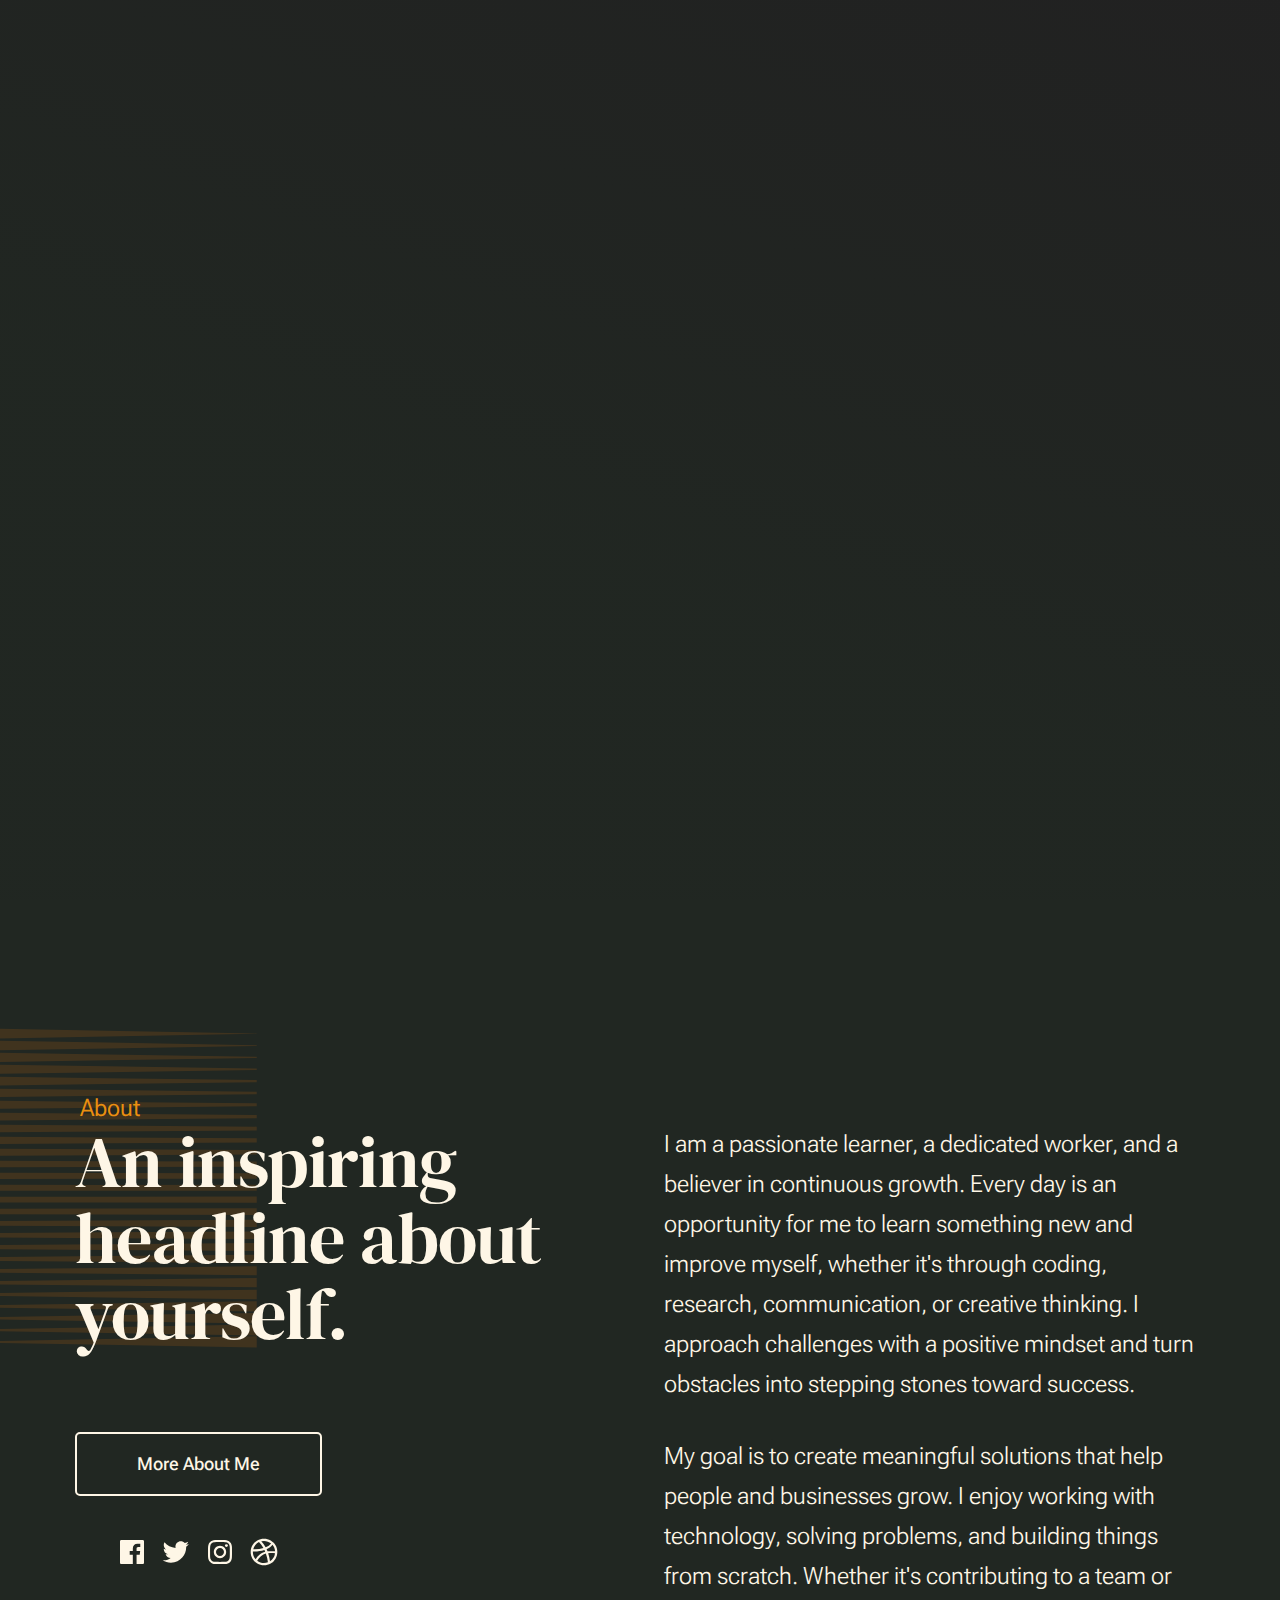
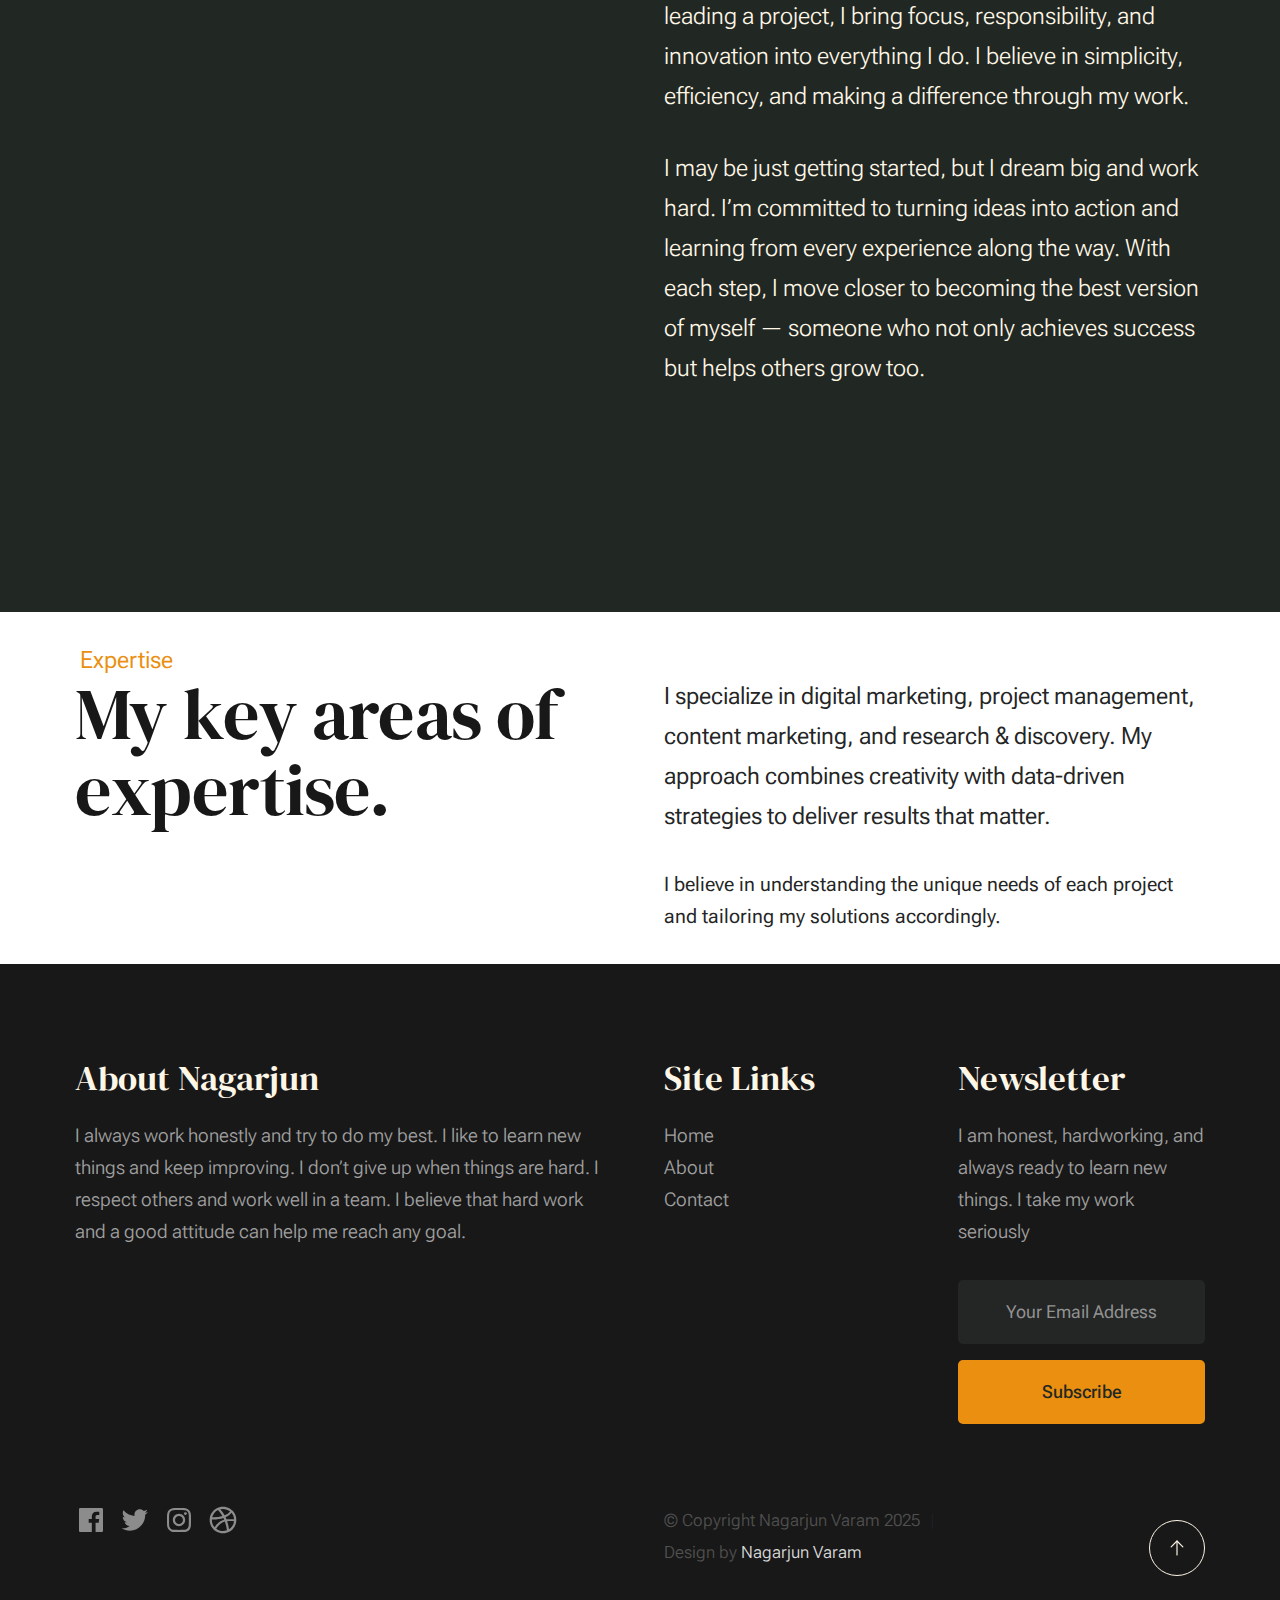
<file: index.html>
<!DOCTYPE html>
<html lang="en" class="no-js" >
<head>

    <!--- basic page needs
    ================================================== -->
    <meta charset="utf-8">
    <meta name="viewport" content="width=device-width, initial-scale=1">
    <title>Nagarjun Varam</title>

    <script>
        document.documentElement.classList.remove('no-js');
        document.documentElement.classList.add('js');
    </script>

    <!-- CSS
    ================================================== -->
    <link rel="stylesheet" href="css/vendor.css">
    <link rel="stylesheet" href="css/styles.css">

    <!-- favicons
    ================================================== -->
    <link rel="apple-touch-icon" sizes="180x180" href="apple-touch-icon.png">
    <link rel="icon" type="image/png" sizes="32x32" href="favicon-32x32.png">
    <link rel="icon" type="image/png" sizes="16x16" href="favicon-16x16.png">
    <link rel="manifest" href="site.webmanifest">

</head>


<body id="top">

    
    <!-- preloader
    ================================================== -->
    <div id="preloader">
        <div id="loader" class="dots-fade">
            <div></div>
            <div></div>
            <div></div>
        </div>
    </div>


    <!-- page wrap
    ================================================== -->
    <div id="page" class="s-pagewrap ss-home">


        <!-- # site header 
        ================================================== -->
        <header class="s-header">

            <div class="row s-header__inner width-sixteen-col">

                <div class="s-header__block">
                    <div class="s-header__logo">
                        <a class="logo" href="index.html">
                            <img src="images/logo.svg" alt="Nagarjun Varam">
                        </a>
                    </div>

                    <a class="s-header__menu-toggle" href="#0"><span>Menu</span></a>
                </div> <!-- end s-header__block -->

                <nav class="s-header__nav">
    
                    <ul class="s-header__menu-links">
                        <li><a href="about.html">About</a></li>
                        <li><a href="contact.html">Contact</a></li>
                    </ul> <!-- s-header__menu-links -->

                    <div class="s-header__contact">
                        <a href="contact.html" class="btn btn--primary s-header__contact-btn">Let's Work Together</a>                        
                    </div> <!-- s-header__contact -->
    
                </nav> <!-- end s-header__nav -->

            </div> <!-- end s-header__inner -->

        </header> <!-- end s-header -->


        <!-- # site main content
        ================================================== -->
        <section id="content" class="s-content">

            <!-- intro
            ----------------------------------------------- -->
            <section id="intro" class="s-intro">

                <div class="row s-intro__content width-sixteen-col">

                    <div class="column lg-12 s-intro__content-inner grid-block">
                        
                        <div class="s-intro__content-text">
                            <div class="s-intro__content-pretitle text-pretitle">Hello, I'm Nagarjun</div>
                             <h1 class="s-intro__content-title">
                              I create marketing <br>
                              strategies for your <br>
                              business that get <br> 
                              results.
                              </h1>
                            </div> <!-- s-intro__content-text -->

                            <div class="s-intro__content-media"> 
                               <div class="s-intro__content-media-inner">                               
                                  <img src="images/intro-bg.jpg" srcset="images/intro-bg.jpg 1x, images/intro-bg@2x.jpg 2x" alt="">
                                  <div class="lines"></div>                               
                                    <span></span>                                  
                                </div> <!-- s-intro__content-media-inner -->
                            </div> <!-- s-intro__content-media -->

                            <div class="s-intro__scroll-down">
                                <a href="#about" class="smoothscroll">
                                <div class="scroll-icon">
                                    <svg xmlns="http://www.w3.org/2000/svg" viewBox="0 0 24 24" width="36" height="36" fill="none" stroke="#97b34a" stroke-width="1" stroke-linecap="round" stroke-linejoin="round">&lt;!--!  Atomicons Free 1.00 by @atisalab License - https://atomicons.com/license/ (Icons: CC BY 4.0) Copyright 2021 Atomicons --&gt;<polyline points="7 13 12 18 17 13"></polyline><line x1="12" y1="18" x2="12" y2="6"></line></svg>
                                </div>
                                <span>Scroll for more</span>
                               </a>
                            </div> <!-- s-intro__scroll-down -->

                    </div> <!-- s-intro__content-inner -->

                </div> <!-- s-intro__content -->

            </section> <!-- end s-intro -->

            <!-- about
            ----------------------------------------------- -->
            <section id="about" class="s-about target-section">

                <div class="row s-about__content width-sixteen-col">
                    <div class="column grid-block grid-section-split">

                        <img src="images/geometric_shape.svg" alt="Nagarjun Varam" class="s-about__content-imgbg">

                        <div class="section-header grid-section-split__header">
                            <div class="text-pretitle">About</div>                           
                            <h2 class="text-display-title">
                            An inspiring headline about yourself.
                            </h2>                           
                        </div> <!-- end section-header -->

                        <div class="s-about__content-main grid-section-split__primary">
                            <p class="attention-getter">
                            I am a passionate learner, a dedicated worker, and a believer in continuous growth. 
                            Every day is an opportunity for me to learn something new and improve myself, 
                            whether it's through coding, research, communication, or creative thinking. 
                            I approach challenges with a positive mindset and turn obstacles into stepping stones toward success.
                            </p>

                            <p class="attention-getter">
                            My goal is to create meaningful solutions that help people and businesses grow.
                            I enjoy working with technology, solving problems, and building things from scratch.
                            Whether it's contributing to a team or leading a project, I bring focus, responsibility, and innovation into everything I do.
                            I believe in simplicity, efficiency, and making a difference through my work.
                            </p>

                            <p class="attention-getter">
                           I may be just getting started, but I dream big and work hard.
                           I’m committed to turning ideas into action and learning from every experience along the way.
                           With each step, I move closer to becoming the best version of myself — someone who not only 
                           achieves success but helps others grow too.
                            </p>
                        </div> <!-- end s-about__content-main -->

                        <div class="s-about__content-btn grid-section-split__bottom">
                            <a href="about.html" class="btn btn--stroke u-fullwidth">More About Me</a>

                            <ul class="s-about__social social-list">
                                <li>
                                    <a href="https://www.facebook.com/nagarjungvaram.varam/" target="_blank">
                                        <svg xmlns="https://www.facebook.com/nagarjungvaram.varam/" width="24" height="24" viewBox="0 0 24 24" style="fill:rgba(0, 0, 0, 1);transform:-ms-filter"><path d="M20,3H4C3.447,3,3,3.448,3,4v16c0,0.552,0.447,1,1,1h8.615v-6.96h-2.338v-2.725h2.338v-2c0-2.325,1.42-3.592,3.5-3.592 c0.699-0.002,1.399,0.034,2.095,0.107v2.42h-1.435c-1.128,0-1.348,0.538-1.348,1.325v1.735h2.697l-0.35,2.725h-2.348V21H20 c0.553,0,1-0.448,1-1V4C21,3.448,20.553,3,20,3z"></path></svg>
                                        <span class="u-screen-reader-text">Facebook</span>
                                    </a>
                                </li>
                                <li>
                                    <a href="https://x.com/nagarjun_varam" target="_blank">
                                        <svg xmlns="https://x.com/nagarjun_varam" width="24" height="24" viewBox="0 0 24 24" style="fill:rgba(0, 0, 0, 1);transform:-ms-filter"><path d="M19.633,7.997c0.013,0.175,0.013,0.349,0.013,0.523c0,5.325-4.053,11.461-11.46,11.461c-2.282,0-4.402-0.661-6.186-1.809 c0.324,0.037,0.636,0.05,0.973,0.05c1.883,0,3.616-0.636,5.001-1.721c-1.771-0.037-3.255-1.197-3.767-2.793 c0.249,0.037,0.499,0.062,0.761,0.062c0.361,0,0.724-0.05,1.061-0.137c-1.847-0.374-3.23-1.995-3.23-3.953v-0.05 c0.537,0.299,1.16,0.486,1.82,0.511C3.534,9.419,2.823,8.184,2.823,6.787c0-0.748,0.199-1.434,0.548-2.032 c1.983,2.443,4.964,4.04,8.306,4.215c-0.062-0.3-0.1-0.611-0.1-0.923c0-2.22,1.796-4.028,4.028-4.028 c1.16,0,2.207,0.486,2.943,1.272c0.91-0.175,1.782-0.512,2.556-0.973c-0.299,0.935-0.936,1.721-1.771,2.22 c0.811-0.088,1.597-0.312,2.319-0.624C21.104,6.712,20.419,7.423,19.633,7.997z"></path></svg>
                                        <span class="u-screen-reader-text">Twitter</span>
                                    </a>
                                </li>
                                <li>
                                    <a href="https://www.instagram.com/n_g_v2002/" target="_blank">
                                        <svg xmlns="https://www.instagram.com/n_g_v2002/" width="24" height="24" viewBox="0 0 24 24" style="fill:rgba(0, 0, 0, 1);transform:-ms-filter"><path d="M11.999,7.377c-2.554,0-4.623,2.07-4.623,4.623c0,2.554,2.069,4.624,4.623,4.624c2.552,0,4.623-2.07,4.623-4.624 C16.622,9.447,14.551,7.377,11.999,7.377L11.999,7.377z M11.999,15.004c-1.659,0-3.004-1.345-3.004-3.003 c0-1.659,1.345-3.003,3.004-3.003s3.002,1.344,3.002,3.003C15.001,13.659,13.658,15.004,11.999,15.004L11.999,15.004z"></path><circle cx="16.806" cy="7.207" r="1.078"></circle><path d="M20.533,6.111c-0.469-1.209-1.424-2.165-2.633-2.632c-0.699-0.263-1.438-0.404-2.186-0.42 c-0.963-0.042-1.268-0.054-3.71-0.054s-2.755,0-3.71,0.054C7.548,3.074,6.809,3.215,6.11,3.479C4.9,3.946,3.945,4.902,3.477,6.111 c-0.263,0.7-0.404,1.438-0.419,2.186c-0.043,0.962-0.056,1.267-0.056,3.71c0,2.442,0,2.753,0.056,3.71 c0.015,0.748,0.156,1.486,0.419,2.187c0.469,1.208,1.424,2.164,2.634,2.632c0.696,0.272,1.435,0.426,2.185,0.45 c0.963,0.042,1.268,0.055,3.71,0.055s2.755,0,3.71-0.055c0.747-0.015,1.486-0.157,2.186-0.419c1.209-0.469,2.164-1.424,2.633-2.633 c0.263-0.7,0.404-1.438,0.419-2.186c0.043-0.962,0.056-1.267,0.056-3.71s0-2.753-0.056-3.71C20.941,7.57,20.801,6.819,20.533,6.111z M19.315,15.643c-0.007,0.576-0.111,1.147-0.311,1.688c-0.305,0.787-0.926,1.409-1.712,1.711c-0.535,0.199-1.099,0.303-1.67,0.311 c-0.95,0.044-1.218,0.055-3.654,0.055c-2.438,0-2.687,0-3.655-0.055c-0.569-0.007-1.135-0.112-1.669-0.311 c-0.789-0.301-1.414-0.923-1.719-1.711c-0.196-0.534-0.302-1.099-0.311-1.669c-0.043-0.95-0.053-1.218-0.053-3.654 c0-2.437,0-2.686,0.053-3.655c0.007-0.576,0.111-1.146,0.311-1.687c0.305-0.789,0.93-1.41,1.719-1.712 c0.534-0.198,1.1-0.303,1.669-0.311c0.951-0.043,1.218-0.055,3.655-0.055c2.437,0,2.687,0,3.654,0.055 c0.571,0.007,1.135,0.112,1.67,0.311c0.786,0.303,1.407,0.925,1.712,1.712c0.196,0.534,0.302,1.099,0.311,1.669 c0.043,0.951,0.054,1.218,0.054,3.655c0,2.436,0,2.698-0.043,3.654H19.315z"></path></svg>
                                        <span class="u-screen-reader-text">Instagram</span>
                                    </a>
                                </li>
                                <li>
                                    <a href="https://github.com/nvmindcraft" target="_blank">
                                        <svg xmlns="https://github.com/nvmindcraft" width="24" height="24" viewBox="0 0 24 24" style="fill: rgba(0, 0, 0, 1);transform:msFilter"><path d="M20.66 6.98a9.932 9.932 0 0 0-3.641-3.64C15.486 2.447 13.813 2 12 2s-3.486.447-5.02 1.34c-1.533.893-2.747 2.107-3.64 3.64S2 10.187 2 12s.446 3.487 1.34 5.02a9.924 9.924 0 0 0 3.641 3.64C8.514 21.553 10.187 22 12 22s3.486-.447 5.02-1.34a9.932 9.932 0 0 0 3.641-3.64C21.554 15.487 22 13.813 22 12s-.446-3.487-1.34-5.02zM12 3.66c2 0 3.772.64 5.32 1.919-.92 1.174-2.286 2.14-4.1 2.9-1.002-1.813-2.088-3.327-3.261-4.54A7.715 7.715 0 0 1 12 3.66zM5.51 6.8a8.116 8.116 0 0 1 2.711-2.22c1.212 1.201 2.325 2.7 3.34 4.5-2 .6-4.114.9-6.341.9-.573 0-1.006-.013-1.3-.04A8.549 8.549 0 0 1 5.51 6.8zM3.66 12c0-.054.003-.12.01-.2.007-.08.01-.146.01-.2.254.014.641.02 1.161.02 2.666 0 5.146-.367 7.439-1.1.187.373.381.793.58 1.26-1.32.293-2.674 1.006-4.061 2.14S6.4 16.247 5.76 17.5c-1.4-1.587-2.1-3.42-2.1-5.5zM12 20.34c-1.894 0-3.594-.587-5.101-1.759.601-1.187 1.524-2.322 2.771-3.401 1.246-1.08 2.483-1.753 3.71-2.02a29.441 29.441 0 0 1 1.56 6.62 8.166 8.166 0 0 1-2.94.56zm7.08-3.96a8.351 8.351 0 0 1-2.58 2.621c-.24-2.08-.7-4.107-1.379-6.081.932-.066 1.765-.1 2.5-.1.799 0 1.686.034 2.659.1a8.098 8.098 0 0 1-1.2 3.46zm-1.24-5c-1.16 0-2.233.047-3.22.14a27.053 27.053 0 0 0-.68-1.62c2.066-.906 3.532-2.006 4.399-3.3 1.2 1.414 1.854 3.027 1.96 4.84-.812-.04-1.632-.06-2.459-.06z"></path></svg>
                                        <span class="u-screen-reader-text">GitHub</span>
                                    </a>
                                </li>
                            </ul> <!-- end s-footer__social -->
                        </div> <!-- end s-about__content-btn -->
                    
                    <!-- </div> content-inner -->
                </div>
                
            </section> <!-- end s-about -->

            <!-- expertise
            ----------------------------------------------- -->
            <section id="expertise" class="s-expertise">

                <div class="row s-expertise__content width-sixteen-col">
                    <div class="column grid-block grid-section-split">

                        <div class="section-header grid-section-split__header">
                         <div class="text-pretitle">Expertise</div>                           
                            <h1 
                            class="text-display-title">
                            My key areas of expertise.
                            </h1>
                        </div> <!-- end section-header -->

                        <div class="s-expertise__content-text grid-section-split__primary">
                            <p class="lead">
                            I specialize in digital marketing, project management, content marketing, and research & discovery. 
                            My approach combines creativity with data-driven strategies to deliver results that matter.
                            </p>
                            <p>
                            I believe in understanding the unique needs of each project and tailoring my solutions accordingly.
                            </p>
                        </div> <!-- end s-expertise__content-text -->                      
                    </div>                    
                </div> 
<!-- # footer 
        ================================================== -->
        <footer class="s-footer">
            <div class="row s-footer__content">
                <div class="column xl-6 lg-6 md-12 s-footer__block s-footer__about">                    
                    <h3>About Nagarjun</h3>
                    <p>
                     I always work honestly and try to do my best.
                   I like to learn new things and keep improving.
                   I don’t give up when things are hard. I respect others and work well in a team.
                   I believe that hard work and a good attitude can help me reach any goal.
                    </p>               
                </div>                
                <div class="column xl-3 lg-6 md-12 s-footer__block s-footer__site-links">
                    <h3>Site Links</h3>
                    <ul class="link-list">
                        <li><a href="index.html">Home</a></li>                      
                        <li><a href="about.html">About</a></li>
                        <li><a href="contact.html">Contact</a></li>
                    </ul>
                </div>
                <div class="column xl-3 lg-6 md-12 tab-12 s-footer__block s-footer__newsletter">
                    <h3>Newsletter</h3>

                    <p>
                    I am honest, hardworking, and always ready to learn new things.
                    I take my work seriously                   
                    </p>

                    <div class="subscribe-form">
                        <form id="mc-form" class="mc-form">
                            <input type="email" name="EMAIL" id="mce-EMAIL" class="u-fullwidth text-center" placeholder="Your Email Address" title="The domain portion of the email address is invalid (the portion after the @)." pattern="^([^\x00-\x20\x22\x28\x29\x2c\x2e\x3a-\x3c\x3e\x40\x5b-\x5d\x7f-\xff]+|\x22([^\x0d\x22\x5c\x80-\xff]|\x5c[\x00-\x7f])*\x22)(\x2e([^\x00-\x20\x22\x28\x29\x2c\x2e\x3a-\x3c\x3e\x40\x5b-\x5d\x7f-\xff]+|\x22([^\x0d\x22\x5c\x80-\xff]|\x5c[\x00-\x7f])*\x22))*\x40([^\x00-\x20\x22\x28\x29\x2c\x2e\x3a-\x3c\x3e\x40\x5b-\x5d\x7f-\xff]+|\x5b([^\x0d\x5b-\x5d\x80-\xff]|\x5c[\x00-\x7f])*\x5d)(\x2e([^\x00-\x20\x22\x28\x29\x2c\x2e\x3a-\x3c\x3e\x40\x5b-\x5d\x7f-\xff]+|\x5b([^\x0d\x5b-\x5d\x80-\xff]|\x5c[\x00-\x7f])*\x5d))*(\.\w{2,})+$" required>
                            <input type="submit" name="subscribe" value="Subscribe" class="btn btn--primary btn--small u-fullwidth">
                            <div style="position: absolute; left: -5000px;" aria-hidden="true"><input type="text" name="b_cdb7b577e41181934ed6a6a44_9a91cfe7b3" tabindex="-1" value=""></div>
                            <div class="mc-status"></div>
                        </form>
                    </div>
                </div>
            </div>    
            
            <div class="row s-footer__bottom">
                <div class="column xl-6 lg-12">
                    <ul class="s-footer__social social-list">
                        <li>
                            <a href="https://www.facebook.com/nagarjungvaram.varam/" target="_blank" rel="noopener noreferrer">
                                <svg xmlns="https://www.facebook.com/nagarjungvaram.varam/" width="24" height="24" viewBox="0 0 24 24" style="fill:rgba(0, 0, 0, 1);transform:-ms-filter"><path d="M20,3H4C3.447,3,3,3.448,3,4v16c0,0.552,0.447,1,1,1h8.615v-6.96h-2.338v-2.725h2.338v-2c0-2.325,1.42-3.592,3.5-3.592 c0.699-0.002,1.399,0.034,2.095,0.107v2.42h-1.435c-1.128,0-1.348,0.538-1.348,1.325v1.735h2.697l-0.35,2.725h-2.348V21H20 c0.553,0,1-0.448,1-1V4C21,3.448,20.553,3,20,3z"></path></svg>
                                <span class="u-screen-reader-text">Facebook</span>
                            </a>
                        </li>
                        <li>
                            <a href="https://x.com/nagarjun_varam" target="_blank" rel="noopener noreferrer">
                                <svg xmlns="https://x.com/nagarjun_varam" width="24" height="24" viewBox="0 0 24 24" style="fill:rgba(0, 0, 0, 1);transform:-ms-filter"><path d="M19.633,7.997c0.013,0.175,0.013,0.349,0.013,0.523c0,5.325-4.053,11.461-11.46,11.461c-2.282,0-4.402-0.661-6.186-1.809 c0.324,0.037,0.636,0.05,0.973,0.05c1.883,0,3.616-0.636,5.001-1.721c-1.771-0.037-3.255-1.197-3.767-2.793 c0.249,0.037,0.499,0.062,0.761,0.062c0.361,0,0.724-0.05,1.061-0.137c-1.847-0.374-3.23-1.995-3.23-3.953v-0.05 c0.537,0.299,1.16,0.486,1.82,0.511C3.534,9.419,2.823,8.184,2.823,6.787c0-0.748,0.199-1.434,0.548-2.032 c1.983,2.443,4.964,4.04,8.306,4.215c-0.062-0.3-0.1-0.611-0.1-0.923c0-2.22,1.796-4.028,4.028-4.028 c1.16,0,2.207,0.486,2.943,1.272c0.91-0.175,1.782-0.512,2.556-0.973c-0.299,0.935-0.936,1.721-1.771,2.22 c0.811-0.088,1.597-0.312,2.319-0.624C21.104,6.712,20.419,7.423,19.633,7.997z"></path></svg>
                                <span class="u-screen-reader-text">Twitter</span>
                            </a>
                        </li>
                        <li>
                            <a href="https://www.instagram.com/n_g_v2002/" target="_blank" rel="noopener noreferrer">
                                <svg xmlns="https://www.instagram.com/n_g_v2002/" width="24" height="24" viewBox="0 0 24 24" style="fill:rgba(0, 0, 0, 1);transform:-ms-filter"><path d="M11.999,7.377c-2.554,0-4.623,2.07-4.623,4.623c0,2.554,2.069,4.624,4.623,4.624c2.552,0,4.623-2.07,4.623-4.624 C16.622,9.447,14.551,7.377,11.999,7.377L11.999,7.377z M11.999,15.004c-1.659,0-3.004-1.345-3.004-3.003 c0-1.659,1.345-3.003,3.004-3.003s3.002,1.344,3.002,3.003C15.001,13.659,13.658,15.004,11.999,15.004L11.999,15.004z"></path><circle cx="16.806" cy="7.207" r="1.078"></circle><path d="M20.533,6.111c-0.469-1.209-1.424-2.165-2.633-2.632c-0.699-0.263-1.438-0.404-2.186-0.42 c-0.963-0.042-1.268-0.054-3.71-0.054s-2.755,0-3.71,0.054C7.548,3.074,6.809,3.215,6.11,3.479C4.9,3.946,3.945,4.902,3.477,6.111 c-0.263,0.7-0.404,1.438-0.419,2.186c-0.043,0.962-0.056,1.267-0.056,3.71c0,2.442,0,2.753,0.056,3.71 c0.015,0.748,0.156,1.486,0.419,2.187c0.469,1.208,1.424,2.164,2.634,2.632c0.696,0.272,1.435,0.426,2.185,0.45 c0.963,0.042,1.268,0.055,3.71,0.055s2.755,0,3.71-0.055c0.747-0.015,1.486-0.157,2.186-0.419c1.209-0.469,2.164-1.424,2.633-2.633 c0.263-0.7,0.404-1.438,0.419-2.186c0.043-0.962,0.056-1.267,0.056-3.71s0-2.753-0.056-3.71C20.941,7.57,20.801,6.819,20.533,6.111z M19.315,15.643c-0.007,0.576-0.111,1.147-0.311,1.688c-0.305,0.787-0.926,1.409-1.712,1.711c-0.535,0.199-1.099,0.303-1.67,0.311 c-0.95,0.044-1.218,0.055-3.654,0.055c-2.438,0-2.687,0-3.655-0.055c-0.569-0.007-1.135-0.112-1.669-0.311 c-0.789-0.301-1.414-0.923-1.719-1.711c-0.196-0.534-0.302-1.099-0.311-1.669c-0.043-0.95-0.053-1.218-0.053-3.654 c0-2.437,0-2.686,0.053-3.655c0.007-0.576,0.111-1.146,0.311-1.687c0.305-0.789,0.93-1.41,1.719-1.712 c0.534-0.198,1.1-0.303,1.669-0.311c0.951-0.043,1.218-0.055,3.655-0.055c2.437,0,2.687,0,3.654,0.055 c0.571,0.007,1.135,0.112,1.67,0.311c0.786,0.303,1.407,0.925,1.712,1.712c0.196,0.534,0.302,1.099,0.311,1.669 c0.043,0.951,0.054,1.218,0.054,3.655c0,2.436,0,2.698-0.043,3.654H19.315z"></path></svg>
                                <span class="u-screen-reader-text">Instagram</span>
                            </a>
                        </li>
                        <li>
                            <a href="https://github.com/nvmindcraft" target="_blank" rel="noopener noreferrer">
                                <svg xmlns="https://github.com/nvmindcraft" width="24" height="24" viewBox="0 0 24 24" style="fill: rgba(0, 0, 0, 1);transform:-ms-Filter"><path d="M20.66 6.98a9.932 9.932 0 0 0-3.641-3.64C15.486 2.447 13.813 2 12 2s-3.486.447-5.02 1.34c-1.533.893-2.747 2.107-3.64 3.64S2 10.187 2 12s.446 3.487 1.34 5.02a9.924 9.924 0 0 0 3.641 3.64C8.514 21.553 10.187 22 12 22s3.486-.447 5.02-1.34a9.932 9.932 0 0 0 3.641-3.64C21.554 15.487 22 13.813 22 12s-.446-3.487-1.34-5.02zM12 3.66c2 0 3.772.64 5.32 1.919-.92 1.174-2.286 2.14-4.1 2.9-1.002-1.813-2.088-3.327-3.261-4.54A7.715 7.715 0 0 1 12 3.66zM5.51 6.8a8.116 8.116 0 0 1 2.711-2.22c1.212 1.201 2.325 2.7 3.34 4.5-2 .6-4.114.9-6.341.9-.573 0-1.006-.013-1.3-.04A8.549 8.549 0 0 1 5.51 6.8zM3.66 12c0-.054.003-.12.01-.2.007-.08.01-.146.01-.2.254.014.641.02 1.161.02 2.666 0 5.146-.367 7.439-1.1.187.373.381.793.58 1.26-1.32.293-2.674 1.006-4.061 2.14S6.4 16.247 5.76 17.5c-1.4-1.587-2.1-3.42-2.1-5.5zM12 20.34c-1.894 0-3.594-.587-5.101-1.759.601-1.187 1.524-2.322 2.771-3.401 1.246-1.08 2.483-1.753 3.71-2.02a29.441 29.441 0 0 1 1.56 6.62 8.166 8.166 0 0 1-2.94.56zm7.08-3.96a8.351 8.351 0 0 1-2.58 2.621c-.24-2.08-.7-4.107-1.379-6.081.932-.066 1.765-.1 2.5-.1.799 0 1.686.034 2.659.1a8.098 8.098 0 0 1-1.2 3.46zm-1.24-5c-1.16 0-2.233.047-3.22.14a27.053 27.053 0 0 0-.68-1.62c2.066-.906 3.532-2.006 4.399-3.3 1.2 1.414 1.854 3.027 1.96 4.84-.812-.04-1.632-.06-2.459-.06z"></path></svg>
                                <span class="u-screen-reader-text">GitHub</span>
                            </a>
                        </li>
                    </ul> <!-- end s-footer__social -->
                </div>
                <div class="column xl-6 lg-12">
                    <p class="ss-copyright">
                        <span>© Copyright Nagarjun Varam 2025</span> 
                        <span>Design by <a href="Nagarjun Varam">Nagarjun Varam</a></span>
                    </p>
                </div>

                <div class="ss-go-top">
                    <a class="smoothscroll" title="Back to Top" href="#top">
                        <svg xmlns="http://www.w3.org/2000/svg" viewBox="0 0 24 24" width="36" height="36" fill="none" stroke="#ffffff" stroke-width="1" stroke-linecap="round" stroke-linejoin="round">&lt;!--!  Atomicons Free 1.00 by @atisalab License - https://atomicons.com/license/ (Icons: CC BY 4.0) Copyright 2021 Atomicons --&gt;<polyline points="17 11 12 6 7 11"></polyline><line x1="12" y1="18" x2="12" y2="6"></line></svg>
                    </a>
                </div> <!-- end ss-go-top -->
            </div>
            
        </footer> <!-- end s-footer -->

    </div> <!-- end page-wrap -->

    <!-- Java Script
    ================================================== -->
    <script src="js/plugins.js"></script>
    <script src="js/main.js"></script>

</body>
</html>
</file>
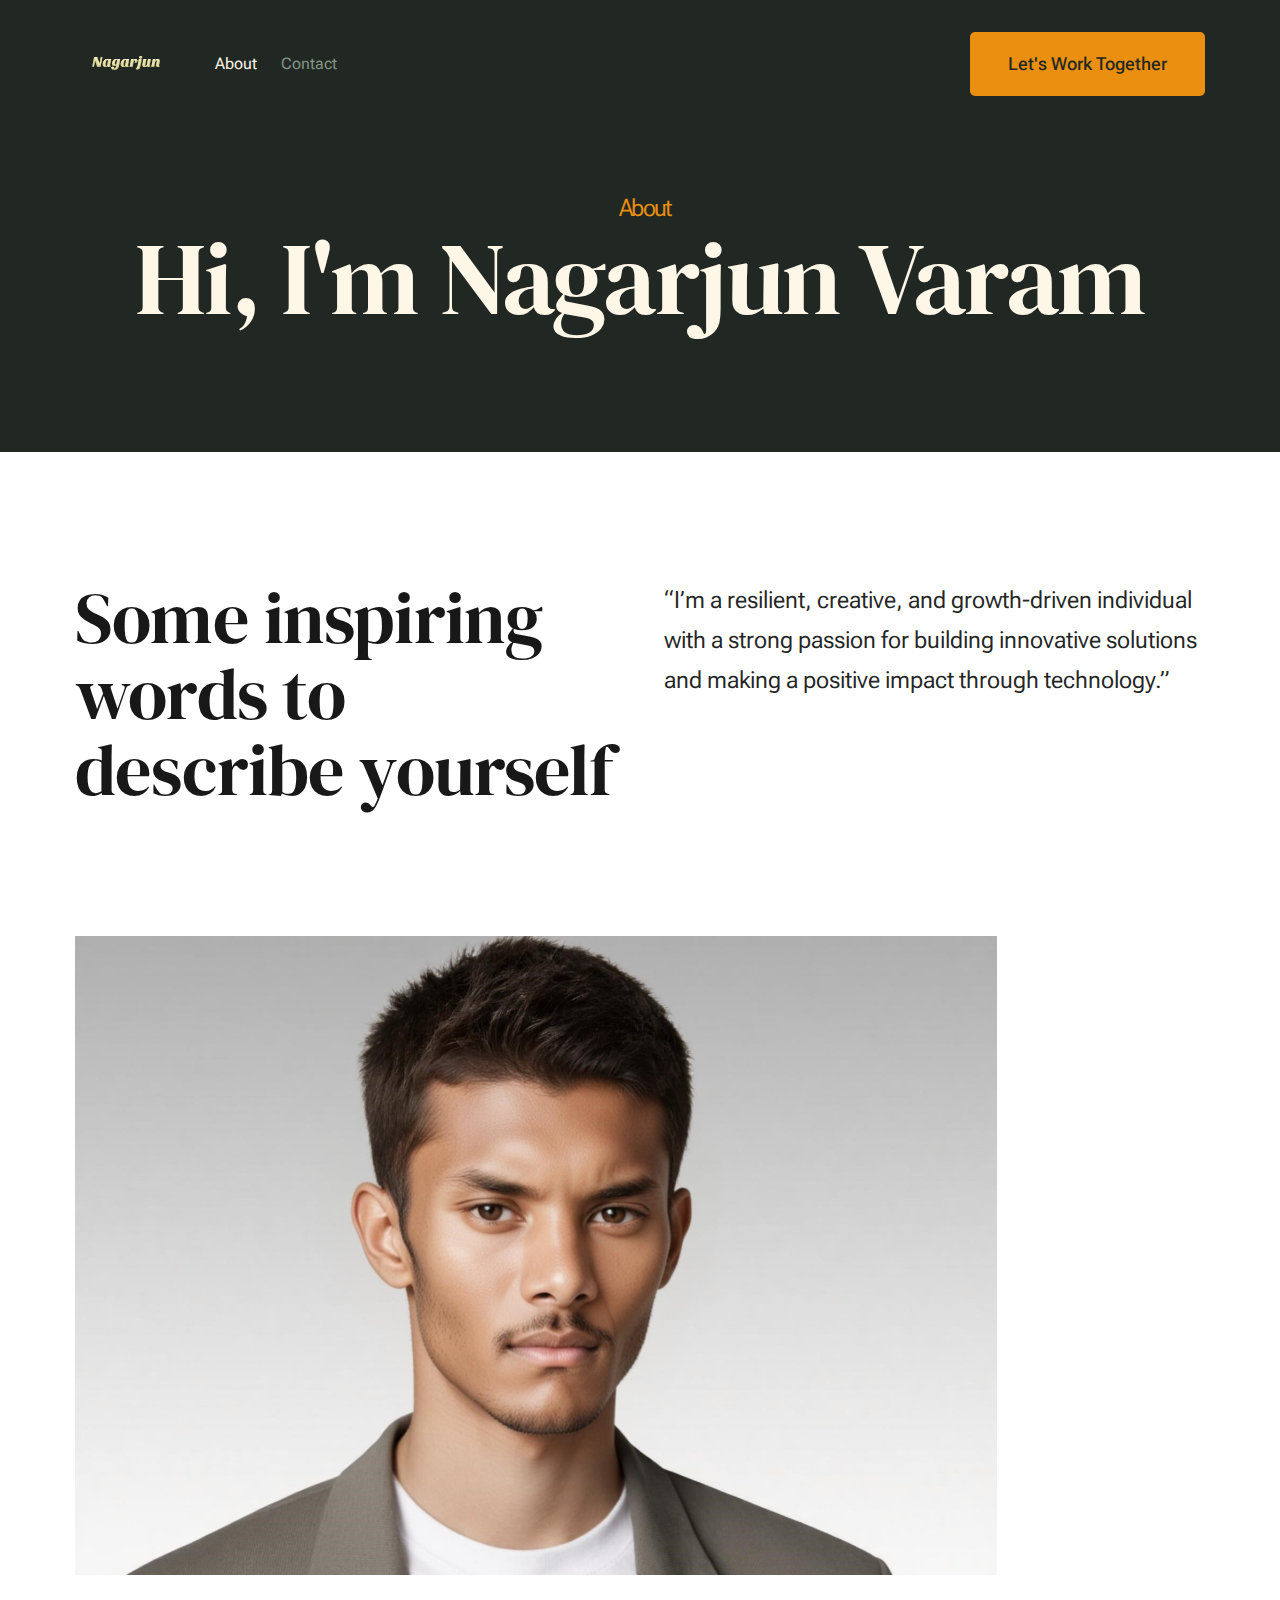
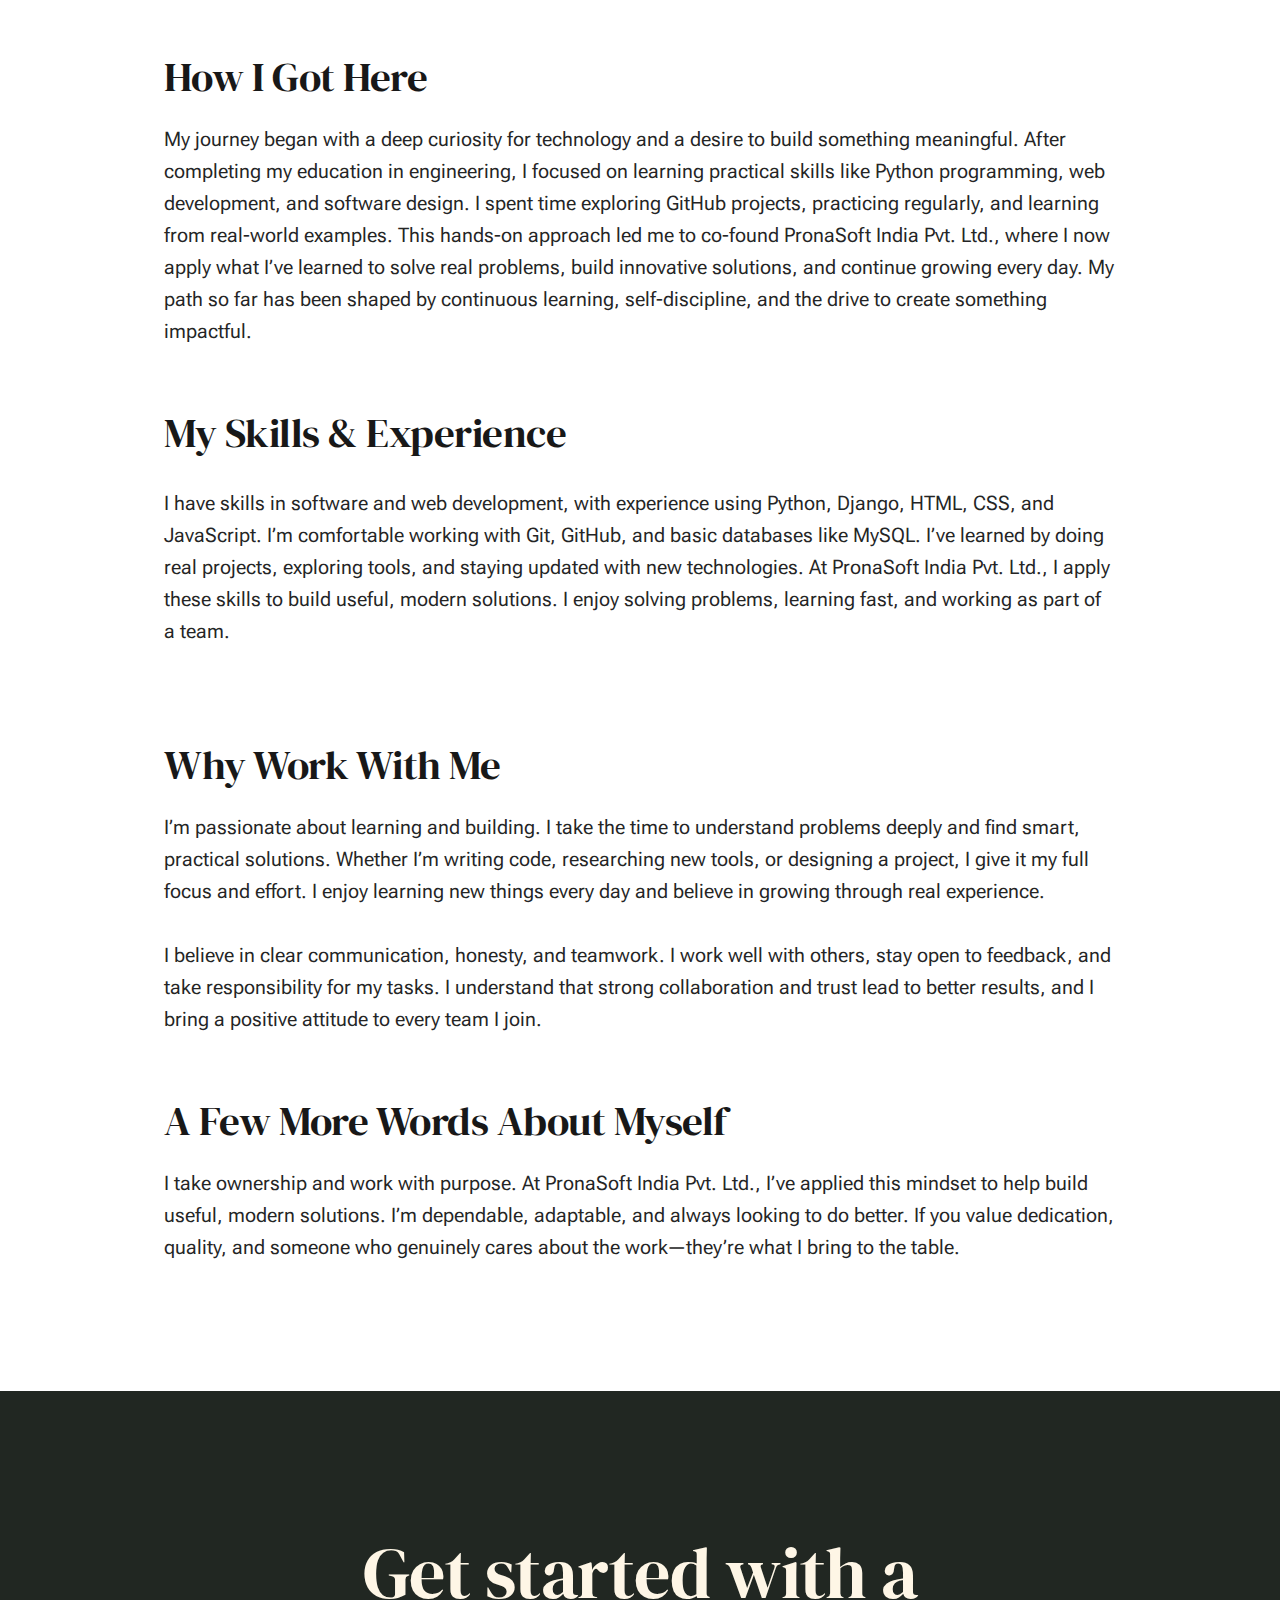
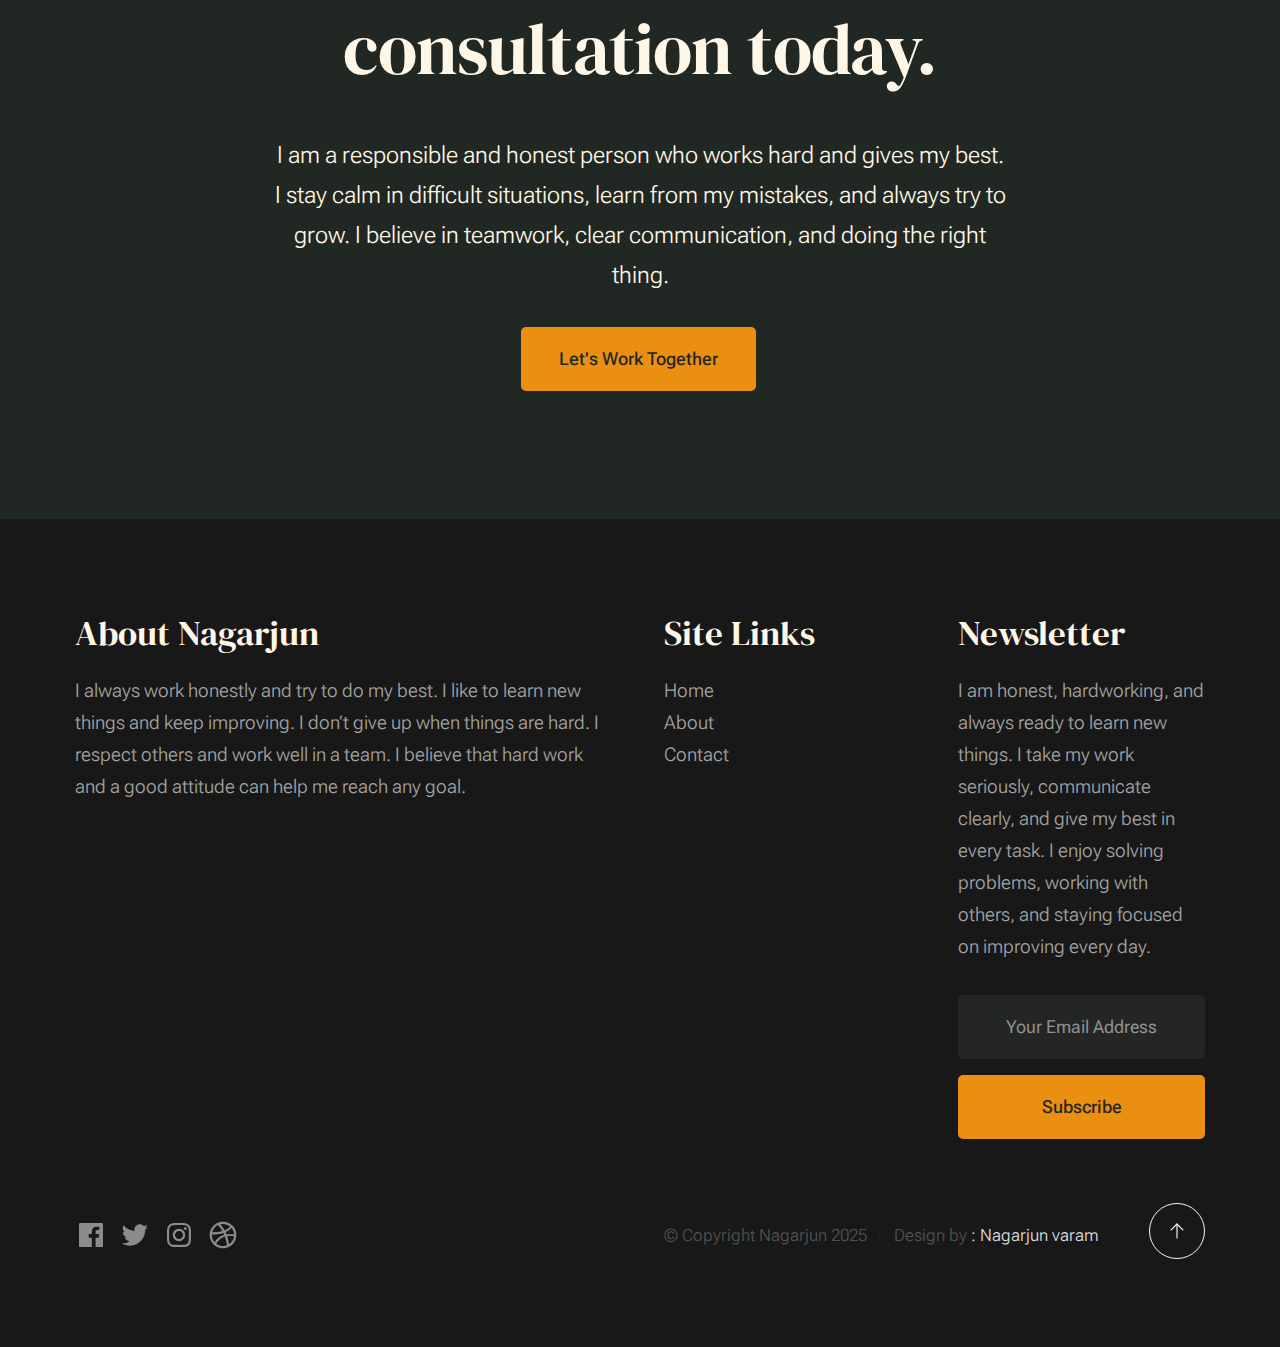
<file: about.html>
<!DOCTYPE html>
<html lang="en" class="no-js" >
<head>

    <!--- basic page needs
    ================================================== -->
    <meta charset="utf-8">
    <meta name="viewport" content="width=device-width, initial-scale=1">
    <title>About - Nagarjun</title>

    <script>
        document.documentElement.classList.remove('no-js');
        document.documentElement.classList.add('js');
    </script>

    <!-- CSS
    ================================================== -->
    <link rel="stylesheet" href="css/vendor.css">
    <link rel="stylesheet" href="css/styles.css">

    <!-- favicons
    ================================================== -->
    <link rel="apple-touch-icon" sizes="180x180" href="apple-touch-icon.png">
    <link rel="icon" type="image/png" sizes="32x32" href="favicon-32x32.png">
    <link rel="icon" type="image/png" sizes="16x16" href="favicon-16x16.png">
    <link rel="manifest" href="site.webmanifest">

</head>


<body id="top">


    <!-- preloader
    ================================================== -->
    <div id="preloader">
        <div id="loader" class="dots-fade">
            <div></div>
            <div></div>
            <div></div>
        </div>
    </div>


    <!-- page wrap
    ================================================== -->
    <div id="page" class="s-pagewrap">


        <!-- # site header 
        ================================================== -->
        <header class="s-header">

            <div class="row s-header__inner width-sixteen-col">

                <div class="s-header__block">
                    <div class="s-header__logo">
                        <a class="logo" href="index.html">
                            <img src="images/logo.svg" alt="Homepage">
                        </a>
                    </div>

                    <a class="s-header__menu-toggle" href="#0"><span>Menu</span></a>
                </div> <!-- end s-header__block -->

                <nav class="s-header__nav">
    
                    <ul class="s-header__menu-links">
                        <li class="current"><a href="about.html">About</a></li>
                        <li><a href="contact.html">Contact</a></li>
                    </ul> <!-- s-header__menu-links -->

                    <div class="s-header__contact">
                        <a href="contact.html" class="btn btn--primary s-header__contact-btn">Let's Work Together</a>                        
                    </div> <!-- s-header__contact -->
    
                </nav> <!-- end s-header__nav -->

            </div> <!-- end s-header__inner -->

        </header> <!-- end s-header -->


        <!-- # site main content
        ================================================== -->
        <section id="content" class="s-content">

               <section class="s-pageheader pageheader">
                    <div class="row">
                        <div class="column xl-12">
                            <h1 class="page-title">
                                <span class="page-title__small-type text-pretitle">About</span>
                                Hi, I'm Nagarjun Varam
                            </h1>
                            
                        </div>
                    </div>
               </section> <!-- end pageheader --> 

               <section class="s-pagecontent pagecontent">

                    <div class="row pageintro">
                        <div class="column xl-6 lg-12">
                            <h2 class="text-display-title">Some inspiring words to describe yourself</h2>
                        </div>
                        <div class="column xl-6 lg-12 u-flexitem-x-right">
                            <p class="lead">
                            “I’m a resilient, creative, and growth-driven individual with a strong passion for building innovative solutions and making a positive impact through technology.” 
                            </p>
                        </div>                       
                    </div> <!-- end pageintro -->   
                    
                    <div class="row pagemedia">
                        <div class="column xl-12">
                            <figure class="page-media">                                
                                <img src="images/thumbs/about/about-1200.jpg" 
                                     srcset="images/thumbs/about/about-2400.jpg 2400w, 
                                             images/thumbs/about/about-1200.jpg 1200w, 
                                             images/thumbs/about/about-600.jpg 600w" sizes="(max-width: 1728px) 100vw, 1728px" alt="">
                            </figure>
                        </div> <!-- end column -->
                    </div> <!-- end pagemedia -->

                    <div class="row width-narrower pagemain">
                        <div class="column xl-12"> 

                            <h2>How I Got Here</h2>
                            <p>
                            My journey began with a deep curiosity for technology and a desire to build something meaningful.
                            After completing my education in engineering, I focused on learning practical skills like Python programming, web development, and software design.
                            I spent time exploring GitHub projects, practicing regularly, and learning from real-world examples.
                            This hands-on approach led me to co-found PronaSoft India Pvt. Ltd., where I now apply what I’ve learned to solve real problems, build innovative solutions, and continue growing every day.
                            My path so far has been shaped by continuous learning, self-discipline, and the drive to create something impactful.
                            </p>

                            <h2 class="u-add-bottom">My Skills & Experience</h2>

                            <div class="grid-list-items list-items">
                                <div class="grid-list-items__item list-items__item u-remove-bottom">
                                    <p>
                                    I have skills in software and web development, with experience using Python, Django, HTML, CSS, and JavaScript.
                                    I’m comfortable working with Git, GitHub, and basic databases like MySQL.
                                    I’ve learned by doing real projects, exploring tools, and staying updated with new technologies.
                                    At PronaSoft India Pvt. Ltd., I apply these skills to build useful, modern solutions.
                                    I enjoy solving problems, learning fast, and working as part of a team.
                                    </p>
                                </div>
                                
                            </div> <!-- end grid-list-items -->
                            <h2>Why Work With Me</h2>
                            <p>
                           I’m passionate about learning and building. I take the time to understand problems deeply and find smart, practical solutions.
                           Whether I’m writing code, researching new tools, or designing a project, I give it my full focus and effort.
                           I enjoy learning new things every day and believe in growing through real experience.
                            </p>

                            <p>
                           I believe in clear communication, honesty, and teamwork.
                           I work well with others, stay open to feedback, and take responsibility for my tasks.
                           I understand that strong collaboration and trust lead to better results, and I bring a positive attitude to every team I join.
                            </p>                   

                            <h2>A Few More Words About Myself</h2>
                            <p>
                           I take ownership and work with purpose. At PronaSoft India Pvt. Ltd., I’ve applied this mindset to help build useful, 
                           modern solutions. I’m dependable, adaptable, and always looking to do better.
                           If you value dedication, quality, and someone who genuinely cares about the work—they’re what I bring to the table.
                            </p>

                        </div> <!-- end grid-block-->
                    </div> <!-- end pagemain -->

               </section> <!-- pagecontent -->

              </section> <!-- end s-content -->

        <!-- # cta
        ================================================== -->
        <section id="cta" class="s-cta">

            <div class="row row-x-center text-center">
                <div class="column xl-8 lg-12">

                    <div class="s-cta__content">
                        <h2 class="text-display-title">
                        Get started with a consultation today.
                        </h2>
                        <p class="lead">
                         I am a responsible and honest person who works hard and gives my best.
                         I stay calm in difficult situations, learn from my mistakes, and always try to grow.
                         I believe in teamwork, clear communication, and doing the right thing.
                        </p>
                        <a href="contact.html" class="btn btn--primary">Let's Work Together</a>
                    </div>

                </div>
            </div>

        </section> <!-- end s-cta -->


        <!-- # footer 
        ================================================== -->
        <footer class="s-footer">
            <div class="row s-footer__content">
                <div class="column xl-6 lg-6 md-12 s-footer__block s-footer__about">                    
                    <h3>About Nagarjun</h3>
                    <p>
                   I always work honestly and try to do my best.
                   I like to learn new things and keep improving.
                   I don’t give up when things are hard. I respect others and work well in a team.
                   I believe that hard work and a good attitude can help me reach any goal.
                    </p>               
                </div>                
                <div class="column xl-3 lg-6 md-12 s-footer__block s-footer__site-links">
                    <h3>Site Links</h3>
                    <ul class="link-list">
                        <li><a href="index.html">Home</a></li>                    
                        <li><a href="about.html">About</a></li>
                        <li><a href="contact.html">Contact</a></li>
                    </ul>
                </div>
                <div class="column xl-3 lg-6 md-12 tab-12 s-footer__block s-footer__newsletter">
                    <h3>Newsletter</h3>

                    <p>
                    I am honest, hardworking, and always ready to learn new things.
                    I take my work seriously, communicate clearly, and give my best in every task.
                    I enjoy solving problems, working with others, and staying focused on improving every day.
                    </p>

                    <div class="subscribe-form">
                        <form id="mc-form" class="mc-form">
                            <input type="email" name="EMAIL" id="mce-EMAIL" class="u-fullwidth text-center" placeholder="Your Email Address" title="The domain portion of the email address is invalid (the portion after the @)." pattern="^([^\x00-\x20\x22\x28\x29\x2c\x2e\x3a-\x3c\x3e\x40\x5b-\x5d\x7f-\xff]+|\x22([^\x0d\x22\x5c\x80-\xff]|\x5c[\x00-\x7f])*\x22)(\x2e([^\x00-\x20\x22\x28\x29\x2c\x2e\x3a-\x3c\x3e\x40\x5b-\x5d\x7f-\xff]+|\x22([^\x0d\x22\x5c\x80-\xff]|\x5c[\x00-\x7f])*\x22))*\x40([^\x00-\x20\x22\x28\x29\x2c\x2e\x3a-\x3c\x3e\x40\x5b-\x5d\x7f-\xff]+|\x5b([^\x0d\x5b-\x5d\x80-\xff]|\x5c[\x00-\x7f])*\x5d)(\x2e([^\x00-\x20\x22\x28\x29\x2c\x2e\x3a-\x3c\x3e\x40\x5b-\x5d\x7f-\xff]+|\x5b([^\x0d\x5b-\x5d\x80-\xff]|\x5c[\x00-\x7f])*\x5d))*(\.\w{2,})+$" required>
                            <input type="submit" name="subscribe" value="Subscribe" class="btn btn--primary btn--small u-fullwidth">
                            <div style="position: absolute; left: -5000px;" aria-hidden="true"><input type="text" name="b_cdb7b577e41181934ed6a6a44_9a91cfe7b3" tabindex="-1" value=""></div>
                            <div class="mc-status"></div>
                        </form>
                    </div>
                </div>
            </div>    
            
            <div class="row s-footer__bottom">
                <div class="column xl-6 lg-12">
                    <ul class="s-footer__social social-list">
                        <li>
                            <a href="https://www.facebook.com/nagarjungvaram.varam/" target="_blank">
                                <svg xmlns="https://www.facebook.com/nagarjungvaram.varam/" width="24" height="24" viewBox="0 0 24 24" style="fill:rgba(0, 0, 0, 1);transform:-ms-filter"><path d="M20,3H4C3.447,3,3,3.448,3,4v16c0,0.552,0.447,1,1,1h8.615v-6.96h-2.338v-2.725h2.338v-2c0-2.325,1.42-3.592,3.5-3.592 c0.699-0.002,1.399,0.034,2.095,0.107v2.42h-1.435c-1.128,0-1.348,0.538-1.348,1.325v1.735h2.697l-0.35,2.725h-2.348V21H20 c0.553,0,1-0.448,1-1V4C21,3.448,20.553,3,20,3z"></path></svg>
                                <span class="u-screen-reader-text">Facebook</span>
                            </a>
                        </li>
                        <li>
                            <a href="https://x.com/nagarjun_varam" target="_blank">
                                <svg xmlns="https://x.com/nagarjun_varam" width="24" height="24" viewBox="0 0 24 24" style="fill:rgba(0, 0, 0, 1);transform:-ms-filter"><path d="M19.633,7.997c0.013,0.175,0.013,0.349,0.013,0.523c0,5.325-4.053,11.461-11.46,11.461c-2.282,0-4.402-0.661-6.186-1.809 c0.324,0.037,0.636,0.05,0.973,0.05c1.883,0,3.616-0.636,5.001-1.721c-1.771-0.037-3.255-1.197-3.767-2.793 c0.249,0.037,0.499,0.062,0.761,0.062c0.361,0,0.724-0.05,1.061-0.137c-1.847-0.374-3.23-1.995-3.23-3.953v-0.05 c0.537,0.299,1.16,0.486,1.82,0.511C3.534,9.419,2.823,8.184,2.823,6.787c0-0.748,0.199-1.434,0.548-2.032 c1.983,2.443,4.964,4.04,8.306,4.215c-0.062-0.3-0.1-0.611-0.1-0.923c0-2.22,1.796-4.028,4.028-4.028 c1.16,0,2.207,0.486,2.943,1.272c0.91-0.175,1.782-0.512,2.556-0.973c-0.299,0.935-0.936,1.721-1.771,2.22 c0.811-0.088,1.597-0.312,2.319-0.624C21.104,6.712,20.419,7.423,19.633,7.997z"></path></svg>
                                <span class="u-screen-reader-text">Twitter</span>
                            </a>
                        </li>
                        <li>
                            <a href="https://www.instagram.com/n_g_v2002/" target="_blank">
                                <svg xmlns="https://www.instagram.com/n_g_v2002/" width="24" height="24" viewBox="0 0 24 24" style="fill:rgba(0, 0, 0, 1);transform:-ms-filter"><path d="M11.999,7.377c-2.554,0-4.623,2.07-4.623,4.623c0,2.554,2.069,4.624,4.623,4.624c2.552,0,4.623-2.07,4.623-4.624 C16.622,9.447,14.551,7.377,11.999,7.377L11.999,7.377z M11.999,15.004c-1.659,0-3.004-1.345-3.004-3.003 c0-1.659,1.345-3.003,3.004-3.003s3.002,1.344,3.002,3.003C15.001,13.659,13.658,15.004,11.999,15.004L11.999,15.004z"></path><circle cx="16.806" cy="7.207" r="1.078"></circle><path d="M20.533,6.111c-0.469-1.209-1.424-2.165-2.633-2.632c-0.699-0.263-1.438-0.404-2.186-0.42 c-0.963-0.042-1.268-0.054-3.71-0.054s-2.755,0-3.71,0.054C7.548,3.074,6.809,3.215,6.11,3.479C4.9,3.946,3.945,4.902,3.477,6.111 c-0.263,0.7-0.404,1.438-0.419,2.186c-0.043,0.962-0.056,1.267-0.056,3.71c0,2.442,0,2.753,0.056,3.71 c0.015,0.748,0.156,1.486,0.419,2.187c0.469,1.208,1.424,2.164,2.634,2.632c0.696,0.272,1.435,0.426,2.185,0.45 c0.963,0.042,1.268,0.055,3.71,0.055s2.755,0,3.71-0.055c0.747-0.015,1.486-0.157,2.186-0.419c1.209-0.469,2.164-1.424,2.633-2.633 c0.263-0.7,0.404-1.438,0.419-2.186c0.043-0.962,0.056-1.267,0.056-3.71s0-2.753-0.056-3.71C20.941,7.57,20.801,6.819,20.533,6.111z M19.315,15.643c-0.007,0.576-0.111,1.147-0.311,1.688c-0.305,0.787-0.926,1.409-1.712,1.711c-0.535,0.199-1.099,0.303-1.67,0.311 c-0.95,0.044-1.218,0.055-3.654,0.055c-2.438,0-2.687,0-3.655-0.055c-0.569-0.007-1.135-0.112-1.669-0.311 c-0.789-0.301-1.414-0.923-1.719-1.711c-0.196-0.534-0.302-1.099-0.311-1.669c-0.043-0.95-0.053-1.218-0.053-3.654 c0-2.437,0-2.686,0.053-3.655c0.007-0.576,0.111-1.146,0.311-1.687c0.305-0.789,0.93-1.41,1.719-1.712 c0.534-0.198,1.1-0.303,1.669-0.311c0.951-0.043,1.218-0.055,3.655-0.055c2.437,0,2.687,0,3.654,0.055 c0.571,0.007,1.135,0.112,1.67,0.311c0.786,0.303,1.407,0.925,1.712,1.712c0.196,0.534,0.302,1.099,0.311,1.669 c0.043,0.951,0.054,1.218,0.054,3.655c0,2.436,0,2.698-0.043,3.654H19.315z"></path></svg>
                                <span class="u-screen-reader-text">Instagram</span>
                            </a>
                        </li>
                        <li>
                            <a href="https://github.com/nvmindcraft" target="_blank">
                                <svg xmlns="https://github.com/nvmindcraft" width="24" height="24" viewBox="0 0 24 24" style="fill: rgba(0, 0, 0, 1);transform:-msFilter"><path d="M20.66 6.98a9.932 9.932 0 0 0-3.641-3.64C15.486 2.447 13.813 2 12 2s-3.486.447-5.02 1.34c-1.533.893-2.747 2.107-3.64 3.64S2 10.187 2 12s.446 3.487 1.34 5.02a9.924 9.924 0 0 0 3.641 3.64C8.514 21.553 10.187 22 12 22s3.486-.447 5.02-1.34a9.932 9.932 0 0 0 3.641-3.64C21.554 15.487 22 13.813 22 12s-.446-3.487-1.34-5.02zM12 3.66c2 0 3.772.64 5.32 1.919-.92 1.174-2.286 2.14-4.1 2.9-1.002-1.813-2.088-3.327-3.261-4.54A7.715 7.715 0 0 1 12 3.66zM5.51 6.8a8.116 8.116 0 0 1 2.711-2.22c1.212 1.201 2.325 2.7 3.34 4.5-2 .6-4.114.9-6.341.9-.573 0-1.006-.013-1.3-.04A8.549 8.549 0 0 1 5.51 6.8zM3.66 12c0-.054.003-.12.01-.2.007-.08.01-.146.01-.2.254.014.641.02 1.161.02 2.666 0 5.146-.367 7.439-1.1.187.373.381.793.58 1.26-1.32.293-2.674 1.006-4.061 2.14S6.4 16.247 5.76 17.5c-1.4-1.587-2.1-3.42-2.1-5.5zM12 20.34c-1.894 0-3.594-.587-5.101-1.759.601-1.187 1.524-2.322 2.771-3.401 1.246-1.08 2.483-1.753 3.71-2.02a29.441 29.441 0 0 1 1.56 6.62 8.166 8.166 0 0 1-2.94.56zm7.08-3.96a8.351 8.351 0 0 1-2.58 2.621c-.24-2.08-.7-4.107-1.379-6.081.932-.066 1.765-.1 2.5-.1.799 0 1.686.034 2.659.1a8.098 8.098 0 0 1-1.2 3.46zm-1.24-5c-1.16 0-2.233.047-3.22.14a27.053 27.053 0 0 0-.68-1.62c2.066-.906 3.532-2.006 4.399-3.3 1.2 1.414 1.854 3.027 1.96 4.84-.812-.04-1.632-.06-2.459-.06z"></path></svg>
                                <span class="u-screen-reader-text">github</span>
                            </a>
                        </li>
                    </ul> <!-- end s-footer__social -->
                </div>
                <div class="column xl-6 lg-12">
                    <p class="ss-copyright">
                        <span>© Copyright  Nagarjun 2025</span> 
                        <span>Design by <a href="https://www.styleshout.com/">: Nagarjun varam</a> </span>
                </div>

                <div class="ss-go-top">
                    <a class="smoothscroll" title="Back to Top" href="#top">
                        <svg xmlns="http://www.w3.org/2000/svg" viewBox="0 0 24 24" width="36" height="36" fill="none" stroke="#ffffff" stroke-width="1" stroke-linecap="round" stroke-linejoin="round">&lt;!--!  Atomicons Free 1.00 by @atisalab License - https://atomicons.com/license/ (Icons: CC BY 4.0) Copyright 2021 Atomicons --&gt;<polyline points="17 11 12 6 7 11"></polyline><line x1="12" y1="18" x2="12" y2="6"></line></svg>
                    </a>
                </div> <!-- end ss-go-top -->
            </div>
            
        </footer> <!-- end s-footer -->

    </div> <!-- end page-wrap -->

    <!-- Java Script
    ================================================== -->
    <script src="js/plugins.js"></script>
    <script src="js/main.js"></script>

</body>
</html>
</file>
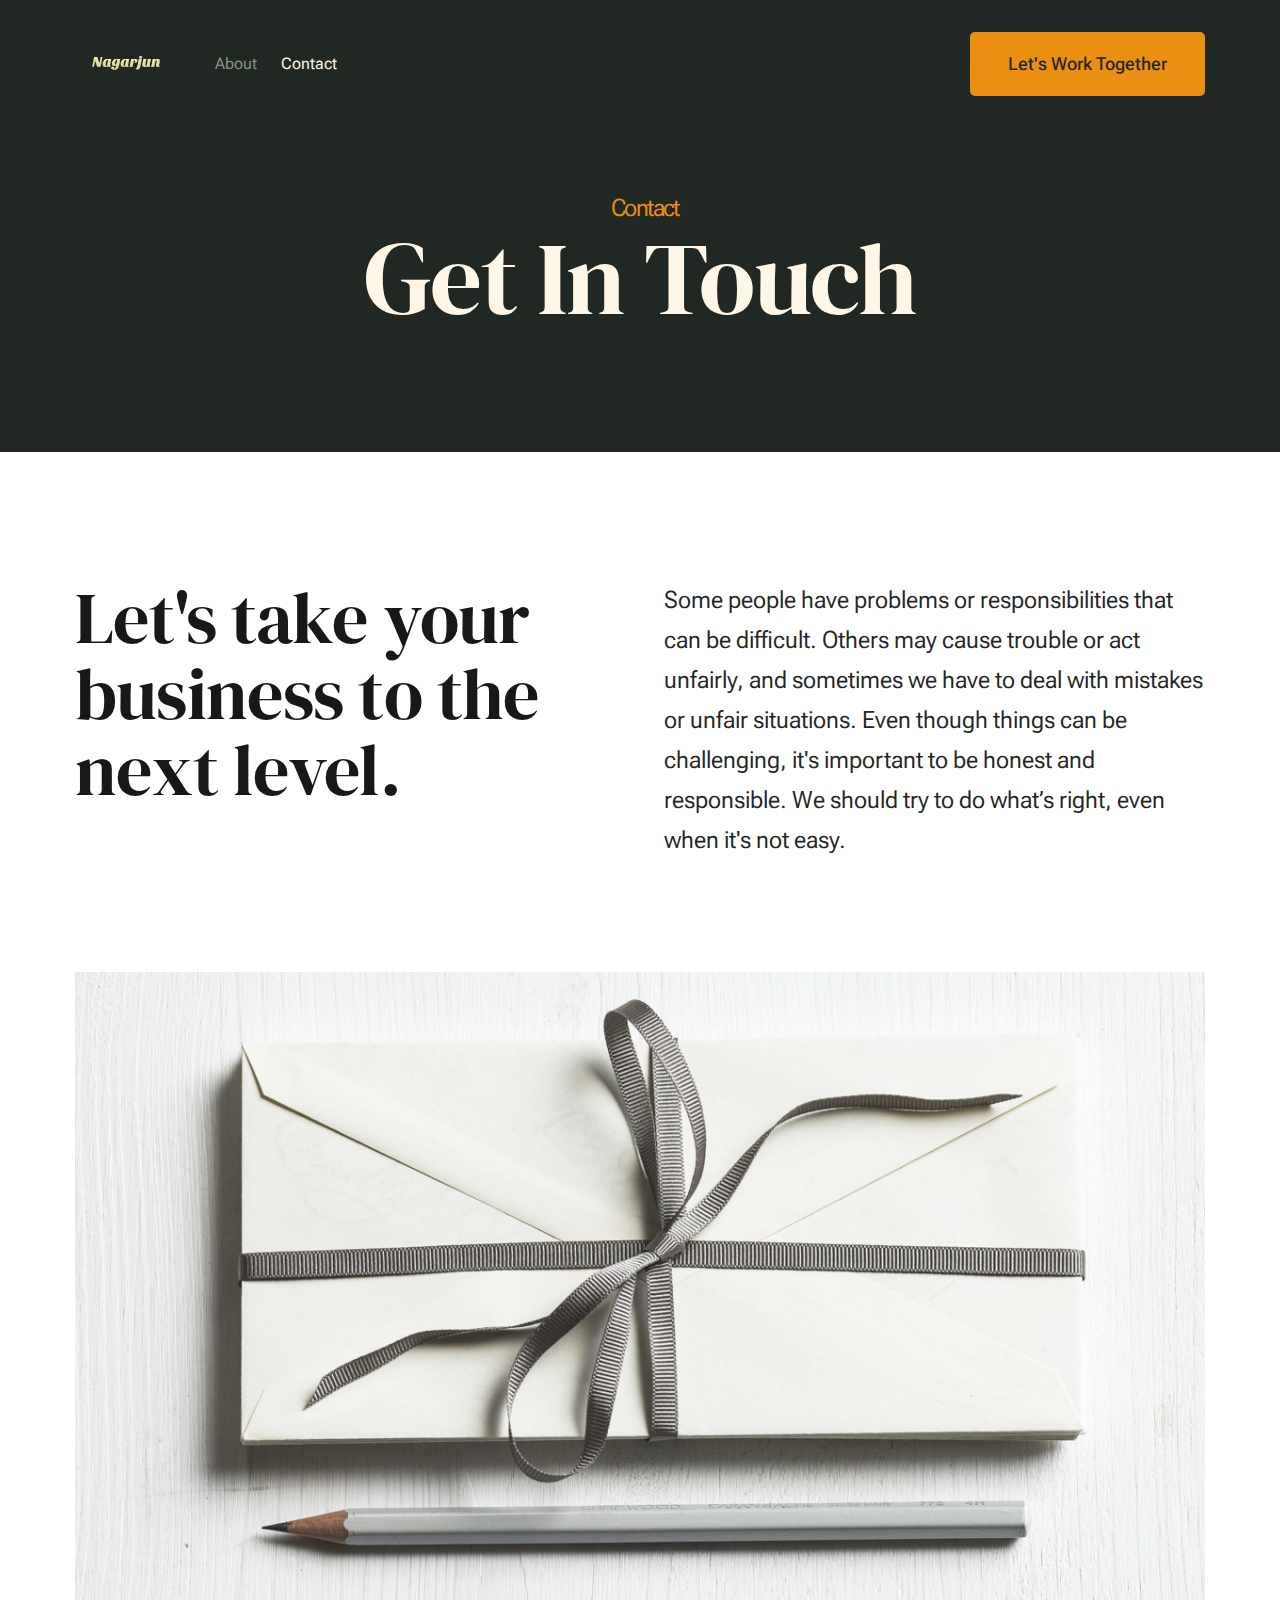
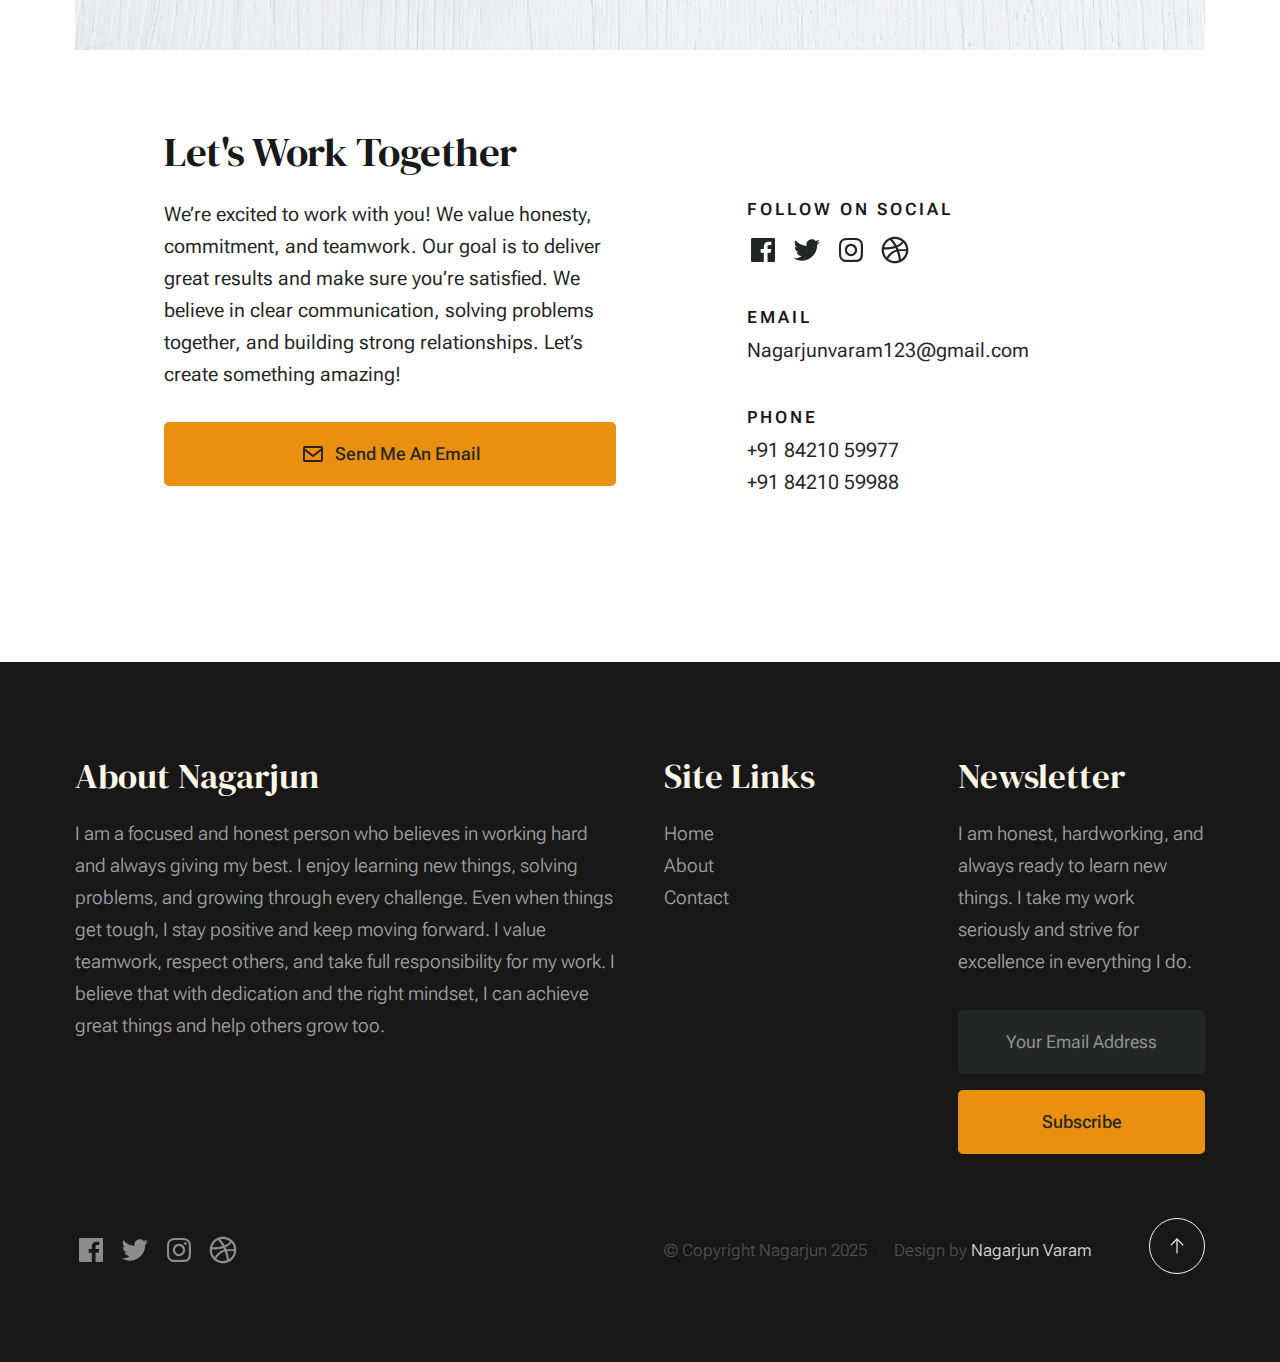
<file: contact.html>
<!DOCTYPE html>
<html lang="en" class="no-js" >
<head>

    <!--- basic page needs
    ================================================== -->
    <meta charset="utf-8">
    <meta name="viewport" content="width=device-width, initial-scale=1">
    <title>Contact - Nagarjun</title>

    <script>
        document.documentElement.classList.remove('no-js');
        document.documentElement.classList.add('js');
    </script>

    <!-- CSS
    ================================================== -->
    <link rel="stylesheet" href="css/vendor.css">
    <link rel="stylesheet" href="css/styles.css">

    <!-- favicons
    ================================================== -->
    <link rel="apple-touch-icon" sizes="180x180" href="apple-touch-icon.png">
    <link rel="icon" type="image/png" sizes="32x32" href="favicon-32x32.png">
    <link rel="icon" type="image/png" sizes="16x16" href="favicon-16x16.png">
    <link rel="manifest" href="site.webmanifest">

</head>


<body id="top">


    <!-- preloader
    ================================================== -->
    <div id="preloader">
        <div id="loader" class="dots-fade">
            <div></div>
            <div></div>
            <div></div>
        </div>
    </div>


    <!-- page wrap
    ================================================== -->
    <div id="page" class="s-pagewrap">


        <!-- # site header 
        ================================================== -->
        <header class="s-header">
            <div class="row s-header__inner width-sixteen-col">

                <div class="s-header__block">
                    <div class="s-header__logo">
                        <a class="logo" href="index.html">
                            <img src="images/logo.svg" alt="Homepage">
                        </a>
                    </div>

                    <a class="s-header__menu-toggle" href="#0"><span>Menu</span></a>
                </div> <!-- end s-header__block -->

                <nav class="s-header__nav">
    
                    <ul class="s-header__menu-links">
                        <li><a href="about.html">About</a></li>
                        <!-- <li><a href="services.html">Services</a></li>
                        <li><a href="blog.html">Journal</a></li> -->
                        <li class="current"><a href="contact.html">Contact</a></li>
                    </ul> <!-- s-header__menu-links -->

                    <div class="s-header__contact">
                        <a href="contact.html" class="btn btn--primary s-header__contact-btn">Let's Work Together</a>                        
                    </div> <!-- s-header__contact -->
    
                </nav> <!-- end s-header__nav -->

            </div> <!-- end s-header__inner -->
        </header> <!-- end s-header -->


        <!-- # site main content
        ================================================== -->
        <section id="content" class="s-content">

               <section class="s-pageheader pageheader">
                    <div class="row">
                        <div class="column xl-12">
                            <h1 class="page-title">
                                <span class="page-title__small-type text-pretitle">Contact</span>
                                Get In Touch
                            </h1>                            
                        </div>
                    </div>
               </section> <!--pageheader -->  

               <section class="s-pagecontent pagecontent">

                    <div class="row pageintro">
                        <div class="column xl-6 lg-12">
                            <h2 class="text-display-title">Let's take your business to the next level.</h2>
                        </div>
                        <div class="column xl-6 lg-12 u-flexitem-x-right">
                            <p class="lead">
                           Some people have problems or responsibilities that can be difficult. 
                           Others may cause trouble or act unfairly, and sometimes we have to deal with mistakes or unfair situations. 
                           Even though things can be challenging, it's important to be honest and responsible.
                           We should try to do what’s right, even when it's not easy.
                        </div>                       
                    </div> <!-- pageintro -->   
                    
                    <div class="row pagemedia">
                        <d class="column xl-12">
                            <figure class="page-media">                                
                                <img src="images/thumbs/contact/contact-1200.jpg" 
                                     srcset="images/thumbs/contact/contact-2400.jpg 2400w, 
                                             images/thumbs/contact/contact-1200.jpg 1200w, 
                                             images/thumbs/contact/contact-600.jpg 600w" sizes="(max-width: 2400px) 100vw, 2400px" alt="">
                            </figure>
                        </d>
                    </div> <!-- pagemedia --> 

                    <div class="row width-narrower pagemain">
                        <div class="column xl-12">
                            <h2>Let's Work Together</h2>

                            <div class="row">
                                <div class="column xl-6 md-12 contact-cta">     
                                    <p>
                                    We’re excited to work with you! We value honesty, commitment, and teamwork. 
                                    Our goal is to deliver great results and make sure you’re satisfied. 
                                    We believe in clear communication, solving problems together, and building strong relationships. 
                                    Let’s create something amazing!
                                    </p>

                                    <a href="mailto:nagarjunvaram123@gmail.com" class="btn btn--primary u-fullwidth contact-btn">
                                        <svg xmlns="mailto:nagarjunvaram123@gmail.com" width="24" height="24" viewBox="0 0 24 24" style="fill: rgba(0, 0, 0, 1);transform:msFilter"><path d="M20 4H4c-1.103 0-2 .897-2 2v12c0 1.103.897 2 2 2h16c1.103 0 2-.897 2-2V6c0-1.103-.897-2-2-2zm0 2v.511l-8 6.223-8-6.222V6h16zM4 18V9.044l7.386 5.745a.994.994 0 0 0 1.228 0L20 9.044 20.002 18H4z"></path></svg>
                                        Send Me An Email
                                    </a>
                                </div> 
                                <div class="column xl-5 md-12 u-flexitem-x-right">

                                    <div class="contact-block">
                                        <h6>Follow On Social</h6>
                                        <ul class="contact-social social-list">
                                            <li>
                                                <a href="https://www.facebook.com/nagarjungvaram.varam/" target="_blank">
                                                    <svg xmlns="https://www.facebook.com/nagarjungvaram.varam/" width="24" height="24" viewBox="0 0 24 24" style="fill:rgba(0, 0, 0, 1);transform:-ms-filter"><path d="M20,3H4C3.447,3,3,3.448,3,4v16c0,0.552,0.447,1,1,1h8.615v-6.96h-2.338v-2.725h2.338v-2c0-2.325,1.42-3.592,3.5-3.592 c0.699-0.002,1.399,0.034,2.095,0.107v2.42h-1.435c-1.128,0-1.348,0.538-1.348,1.325v1.735h2.697l-0.35,2.725h-2.348V21H20 c0.553,0,1-0.448,1-1V4C21,3.448,20.553,3,20,3z"></path></svg>
                                                    <span class="u-screen-reader-text">Facebook</span>
                                                </a>
                                            </li>
                                            <li>
                                                <a href="https://x.com/nagarjun_varam" target="_blank">
                                                    <svg xmlns="https://x.com/nagarjun_varam" width="24" height="24" viewBox="0 0 24 24" style="fill:rgba(0, 0, 0, 1);transform:-ms-filter"><path d="M19.633,7.997c0.013,0.175,0.013,0.349,0.013,0.523c0,5.325-4.053,11.461-11.46,11.461c-2.282,0-4.402-0.661-6.186-1.809 c0.324,0.037,0.636,0.05,0.973,0.05c1.883,0,3.616-0.636,5.001-1.721c-1.771-0.037-3.255-1.197-3.767-2.793 c0.249,0.037,0.499,0.062,0.761,0.062c0.361,0,0.724-0.05,1.061-0.137c-1.847-0.374-3.23-1.995-3.23-3.953v-0.05 c0.537,0.299,1.16,0.486,1.82,0.511C3.534,9.419,2.823,8.184,2.823,6.787c0-0.748,0.199-1.434,0.548-2.032 c1.983,2.443,4.964,4.04,8.306,4.215c-0.062-0.3-0.1-0.611-0.1-0.923c0-2.22,1.796-4.028,4.028-4.028 c1.16,0,2.207,0.486,2.943,1.272c0.91-0.175,1.782-0.512,2.556-0.973c-0.299,0.935-0.936,1.721-1.771,2.22 c0.811-0.088,1.597-0.312,2.319-0.624C21.104,6.712,20.419,7.423,19.633,7.997z"></path></svg>
                                                    <span class="u-screen-reader-text">Twitter</span>
                                                </a>
                                            </li>
                                            <li>
                                                <a href="https://www.instagram.com/n_g_v2002/" target="_blank">
                                                    <svg xmlns="https://www.instagram.com/n_g_v2002/" width="24" height="24" viewBox="0 0 24 24" style="fill:rgba(0, 0, 0, 1);transform:-ms-filter"><path d="M11.999,7.377c-2.554,0-4.623,2.07-4.623,4.623c0,2.554,2.069,4.624,4.623,4.624c2.552,0,4.623-2.07,4.623-4.624 C16.622,9.447,14.551,7.377,11.999,7.377L11.999,7.377z M11.999,15.004c-1.659,0-3.004-1.345-3.004-3.003 c0-1.659,1.345-3.003,3.004-3.003s3.002,1.344,3.002,3.003C15.001,13.659,13.658,15.004,11.999,15.004L11.999,15.004z"></path><circle cx="16.806" cy="7.207" r="1.078"></circle><path d="M20.533,6.111c-0.469-1.209-1.424-2.165-2.633-2.632c-0.699-0.263-1.438-0.404-2.186-0.42 c-0.963-0.042-1.268-0.054-3.71-0.054s-2.755,0-3.71,0.054C7.548,3.074,6.809,3.215,6.11,3.479C4.9,3.946,3.945,4.902,3.477,6.111 c-0.263,0.7-0.404,1.438-0.419,2.186c-0.043,0.962-0.056,1.267-0.056,3.71c0,2.442,0,2.753,0.056,3.71 c0.015,0.748,0.156,1.486,0.419,2.187c0.469,1.208,1.424,2.164,2.634,2.632c0.696,0.272,1.435,0.426,2.185,0.45 c0.963,0.042,1.268,0.055,3.71,0.055s2.755,0,3.71-0.055c0.747-0.015,1.486-0.157,2.186-0.419c1.209-0.469,2.164-1.424,2.633-2.633 c0.263-0.7,0.404-1.438,0.419-2.186c0.043-0.962,0.056-1.267,0.056-3.71s0-2.753-0.056-3.71C20.941,7.57,20.801,6.819,20.533,6.111z M19.315,15.643c-0.007,0.576-0.111,1.147-0.311,1.688c-0.305,0.787-0.926,1.409-1.712,1.711c-0.535,0.199-1.099,0.303-1.67,0.311 c-0.95,0.044-1.218,0.055-3.654,0.055c-2.438,0-2.687,0-3.655-0.055c-0.569-0.007-1.135-0.112-1.669-0.311 c-0.789-0.301-1.414-0.923-1.719-1.711c-0.196-0.534-0.302-1.099-0.311-1.669c-0.043-0.95-0.053-1.218-0.053-3.654 c0-2.437,0-2.686,0.053-3.655c0.007-0.576,0.111-1.146,0.311-1.687c0.305-0.789,0.93-1.41,1.719-1.712 c0.534-0.198,1.1-0.303,1.669-0.311c0.951-0.043,1.218-0.055,3.655-0.055c2.437,0,2.687,0,3.654,0.055 c0.571,0.007,1.135,0.112,1.67,0.311c0.786,0.303,1.407,0.925,1.712,1.712c0.196,0.534,0.302,1.099,0.311,1.669 c0.043,0.951,0.054,1.218,0.054,3.655c0,2.436,0,2.698-0.043,3.654H19.315z"></path></svg>
                                                    <span class="u-screen-reader-text">Instagram</span>
                                                </a>
                                            </li>
                                            <li>
                                                <a href="https://github.com/nvmindcraft" target="_blank">
                                                    <svg xmlns="https://github.com/nvmindcraft" width="24" height="24" viewBox="0 0 24 24" style="fill: rgba(0, 0, 0, 1);transform:msFilter"><path d="M20.66 6.98a9.932 9.932 0 0 0-3.641-3.64C15.486 2.447 13.813 2 12 2s-3.486.447-5.02 1.34c-1.533.893-2.747 2.107-3.64 3.64S2 10.187 2 12s.446 3.487 1.34 5.02a9.924 9.924 0 0 0 3.641 3.64C8.514 21.553 10.187 22 12 22s3.486-.447 5.02-1.34a9.932 9.932 0 0 0 3.641-3.64C21.554 15.487 22 13.813 22 12s-.446-3.487-1.34-5.02zM12 3.66c2 0 3.772.64 5.32 1.919-.92 1.174-2.286 2.14-4.1 2.9-1.002-1.813-2.088-3.327-3.261-4.54A7.715 7.715 0 0 1 12 3.66zM5.51 6.8a8.116 8.116 0 0 1 2.711-2.22c1.212 1.201 2.325 2.7 3.34 4.5-2 .6-4.114.9-6.341.9-.573 0-1.006-.013-1.3-.04A8.549 8.549 0 0 1 5.51 6.8zM3.66 12c0-.054.003-.12.01-.2.007-.08.01-.146.01-.2.254.014.641.02 1.161.02 2.666 0 5.146-.367 7.439-1.1.187.373.381.793.58 1.26-1.32.293-2.674 1.006-4.061 2.14S6.4 16.247 5.76 17.5c-1.4-1.587-2.1-3.42-2.1-5.5zM12 20.34c-1.894 0-3.594-.587-5.101-1.759.601-1.187 1.524-2.322 2.771-3.401 1.246-1.08 2.483-1.753 3.71-2.02a29.441 29.441 0 0 1 1.56 6.62 8.166 8.166 0 0 1-2.94.56zm7.08-3.96a8.351 8.351 0 0 1-2.58 2.621c-.24-2.08-.7-4.107-1.379-6.081.932-.066 1.765-.1 2.5-.1.799 0 1.686.034 2.659.1a8.098 8.098 0 0 1-1.2 3.46zm-1.24-5c-1.16 0-2.233.047-3.22.14a27.053 27.053 0 0 0-.68-1.62c2.066-.906 3.532-2.006 4.399-3.3 1.2 1.414 1.854 3.027 1.96 4.84-.812-.04-1.632-.06-2.459-.06z"></path></svg>
                                                    <span class="u-screen-reader-text">GitHub</span>
                                                </a>
                                            </li>
                                        </ul> <!-- end s-footer__social -->
                                    </div>

                                    <div class="contact-block">
                                        <h6>Email</h6>
                                        <a href="mailto:Nagarjunvaram123@gmail.com">Nagarjunvaram123@gmail.com</a>
                                    </div>

                                    <div class="contact-block">
                                        <h6>Phone</h6>
                                        <ul class="contact-list">
                                            <li><a href="tel:+918421059977">+91 84210 59977</a></li>
                                            <li><a href="tel:+918421059978">+91 84210 59988</a></li>
                                        </ul>
                                    </div>

                                </div>
                            </div>
                        </div>                        
                    </div> <!-- end pagemain -->

               </section> <!-- pagecontent -->
        </section> <!-- end s-content -->

        <!-- # footer 
        ================================================== -->
        <footer class="s-footer">
            <div class="row s-footer__content">
                <div class="column xl-6 lg-6 md-12 s-footer__block s-footer__about">                    
                    <h3>About Nagarjun</h3>
                    <p>
                    I am a focused and honest person who believes in working hard and always giving my best.
                    I enjoy learning new things, solving problems, and growing through every challenge.
                    Even when things get tough, I stay positive and keep moving forward.
                    I value teamwork, respect others, and take full responsibility for my work.
                    I believe that with dedication and the right mindset, I can achieve great things and help others grow too.
                    </p>               
                </div>                
                <div class="column xl-3 lg-6 md-12 s-footer__block s-footer__site-links">
                    <h3>Site Links</h3>
                    <ul class="link-list">
                        <li><a href="index.html">Home</a></li>
                        <li><a href="about.html">About</a></li>
                        <li><a href="contact.html">Contact</a></li>                     
                    </ul>
                </div>
                <div class="column xl-3 lg-6 md-12 tab-12 s-footer__block s-footer__newsletter">
                    <h3>Newsletter</h3>

                    <p>
                    I am honest, hardworking, and always ready to learn new things.
                    I take my work seriously and strive for excellence in everything I do.
                    </p>

                    <div class="subscribe-form">
                        <form id="mc-form" class="mc-form">
                            <input type="email" name="EMAIL" id="mce-EMAIL" class="u-fullwidth text-center" placeholder="Your Email Address" title="The domain portion of the email address is invalid (the portion after the @)." pattern="^([^\x00-\x20\x22\x28\x29\x2c\x2e\x3a-\x3c\x3e\x40\x5b-\x5d\x7f-\xff]+|\x22([^\x0d\x22\x5c\x80-\xff]|\x5c[\x00-\x7f])*\x22)(\x2e([^\x00-\x20\x22\x28\x29\x2c\x2e\x3a-\x3c\x3e\x40\x5b-\x5d\x7f-\xff]+|\x22([^\x0d\x22\x5c\x80-\xff]|\x5c[\x00-\x7f])*\x22))*\x40([^\x00-\x20\x22\x28\x29\x2c\x2e\x3a-\x3c\x3e\x40\x5b-\x5d\x7f-\xff]+|\x5b([^\x0d\x5b-\x5d\x80-\xff]|\x5c[\x00-\x7f])*\x5d)(\x2e([^\x00-\x20\x22\x28\x29\x2c\x2e\x3a-\x3c\x3e\x40\x5b-\x5d\x7f-\xff]+|\x5b([^\x0d\x5b-\x5d\x80-\xff]|\x5c[\x00-\x7f])*\x5d))*(\.\w{2,})+$" required>
                            <input type="submit" name="subscribe" value="Subscribe" class="btn btn--primary btn--small u-fullwidth">
                            <!-- <div style="position: absolute; left: -5000px;" aria-hidden="true"><input type="text" name="b_cdb7b577e41181934ed6a6a44_9a91cfe7b3" tabindex="-1" value=""></div> -->
                            <div class="mc-status"></div>
                        </form>
                    </div>
                </div>
            </div>    
            
            <div class="row s-footer__bottom">
                <div class="column xl-6 lg-12">
                    <ul class="s-footer__social social-list">
                        <li>
                            <a href="https://www.facebook.com/nagarjungvaram.varam/" target="_blank">
                                <svg xmlns="https://www.facebook.com/nagarjungvaram.varam/" width="24" height="24" viewBox="0 0 24 24" style="fill:rgba(0, 0, 0, 1);transform:-ms-filter"><path d="M20,3H4C3.447,3,3,3.448,3,4v16c0,0.552,0.447,1,1,1h8.615v-6.96h-2.338v-2.725h2.338v-2c0-2.325,1.42-3.592,3.5-3.592 c0.699-0.002,1.399,0.034,2.095,0.107v2.42h-1.435c-1.128,0-1.348,0.538-1.348,1.325v1.735h2.697l-0.35,2.725h-2.348V21H20 c0.553,0,1-0.448,1-1V4C21,3.448,20.553,3,20,3z"></path></svg>
                                <span class="u-screen-reader-text">Facebook</span>
                            </a>
                        </li>
                        <li>
                            <a href="https://x.com/nagarjun_varam" target="_blank">
                                <svg xmlns="https://x.com/nagarjun_varam" width="24" height="24" viewBox="0 0 24 24" style="fill:rgba(0, 0, 0, 1);transform:-ms-filter"><path d="M19.633,7.997c0.013,0.175,0.013,0.349,0.013,0.523c0,5.325-4.053,11.461-11.46,11.461c-2.282,0-4.402-0.661-6.186-1.809 c0.324,0.037,0.636,0.05,0.973,0.05c1.883,0,3.616-0.636,5.001-1.721c-1.771-0.037-3.255-1.197-3.767-2.793 c0.249,0.037,0.499,0.062,0.761,0.062c0.361,0,0.724-0.05,1.061-0.137c-1.847-0.374-3.23-1.995-3.23-3.953v-0.05 c0.537,0.299,1.16,0.486,1.82,0.511C3.534,9.419,2.823,8.184,2.823,6.787c0-0.748,0.199-1.434,0.548-2.032 c1.983,2.443,4.964,4.04,8.306,4.215c-0.062-0.3-0.1-0.611-0.1-0.923c0-2.22,1.796-4.028,4.028-4.028 c1.16,0,2.207,0.486,2.943,1.272c0.91-0.175,1.782-0.512,2.556-0.973c-0.299,0.935-0.936,1.721-1.771,2.22 c0.811-0.088,1.597-0.312,2.319-0.624C21.104,6.712,20.419,7.423,19.633,7.997z"></path></svg>
                                <span class="u-screen-reader-text">Twitter</span>
                            </a>
                        </li>
                        <li>
                            <a href="https://www.instagram.com/n_g_v2002/" target="_blank">
                                <svg xmlns="https://www.instagram.com/n_g_v2002/" width="24" height="24" viewBox="0 0 24 24" style="fill:rgba(0, 0, 0, 1);transform:-ms-filter"><path d="M11.999,7.377c-2.554,0-4.623,2.07-4.623,4.623c0,2.554,2.069,4.624,4.623,4.624c2.552,0,4.623-2.07,4.623-4.624 C16.622,9.447,14.551,7.377,11.999,7.377L11.999,7.377z M11.999,15.004c-1.659,0-3.004-1.345-3.004-3.003 c0-1.659,1.345-3.003,3.004-3.003s3.002,1.344,3.002,3.003C15.001,13.659,13.658,15.004,11.999,15.004L11.999,15.004z"></path><circle cx="16.806" cy="7.207" r="1.078"></circle><path d="M20.533,6.111c-0.469-1.209-1.424-2.165-2.633-2.632c-0.699-0.263-1.438-0.404-2.186-0.42 c-0.963-0.042-1.268-0.054-3.71-0.054s-2.755,0-3.71,0.054C7.548,3.074,6.809,3.215,6.11,3.479C4.9,3.946,3.945,4.902,3.477,6.111 c-0.263,0.7-0.404,1.438-0.419,2.186c-0.043,0.962-0.056,1.267-0.056,3.71c0,2.442,0,2.753,0.056,3.71 c0.015,0.748,0.156,1.486,0.419,2.187c0.469,1.208,1.424,2.164,2.634,2.632c0.696,0.272,1.435,0.426,2.185,0.45 c0.963,0.042,1.268,0.055,3.71,0.055s2.755,0,3.71-0.055c0.747-0.015,1.486-0.157,2.186-0.419c1.209-0.469,2.164-1.424,2.633-2.633 c0.263-0.7,0.404-1.438,0.419-2.186c0.043-0.962,0.056-1.267,0.056-3.71s0-2.753-0.056-3.71C20.941,7.57,20.801,6.819,20.533,6.111z M19.315,15.643c-0.007,0.576-0.111,1.147-0.311,1.688c-0.305,0.787-0.926,1.409-1.712,1.711c-0.535,0.199-1.099,0.303-1.67,0.311 c-0.95,0.044-1.218,0.055-3.654,0.055c-2.438,0-2.687,0-3.655-0.055c-0.569-0.007-1.135-0.112-1.669-0.311 c-0.789-0.301-1.414-0.923-1.719-1.711c-0.196-0.534-0.302-1.099-0.311-1.669c-0.043-0.95-0.053-1.218-0.053-3.654 c0-2.437,0-2.686,0.053-3.655c0.007-0.576,0.111-1.146,0.311-1.687c0.305-0.789,0.93-1.41,1.719-1.712 c0.534-0.198,1.1-0.303,1.669-0.311c0.951-0.043,1.218-0.055,3.655-0.055c2.437,0,2.687,0,3.654,0.055 c0.571,0.007,1.135,0.112,1.67,0.311c0.786,0.303,1.407,0.925,1.712,1.712c0.196,0.534,0.302,1.099,0.311,1.669 c0.043,0.951,0.054,1.218,0.054,3.655c0,2.436,0,2.698-0.043,3.654H19.315z"></path></svg>
                                <span class="u-screen-reader-text">Instagram</span>
                            </a>
                        </li>
                        <li>
                            <a href="https://github.com/nvmindcraft" target="_blank">
                                <svg xmlns="https://github.com/nvmindcraft" width="24" height="24" viewBox="0 0 24 24" style="fill: rgba(0, 0, 0, 1);transform:msFilter"><path d="M20.66 6.98a9.932 9.932 0 0 0-3.641-3.64C15.486 2.447 13.813 2 12 2s-3.486.447-5.02 1.34c-1.533.893-2.747 2.107-3.64 3.64S2 10.187 2 12s.446 3.487 1.34 5.02a9.924 9.924 0 0 0 3.641 3.64C8.514 21.553 10.187 22 12 22s3.486-.447 5.02-1.34a9.932 9.932 0 0 0 3.641-3.64C21.554 15.487 22 13.813 22 12s-.446-3.487-1.34-5.02zM12 3.66c2 0 3.772.64 5.32 1.919-.92 1.174-2.286 2.14-4.1 2.9-1.002-1.813-2.088-3.327-3.261-4.54A7.715 7.715 0 0 1 12 3.66zM5.51 6.8a8.116 8.116 0 0 1 2.711-2.22c1.212 1.201 2.325 2.7 3.34 4.5-2 .6-4.114.9-6.341.9-.573 0-1.006-.013-1.3-.04A8.549 8.549 0 0 1 5.51 6.8zM3.66 12c0-.054.003-.12.01-.2.007-.08.01-.146.01-.2.254.014.641.02 1.161.02 2.666 0 5.146-.367 7.439-1.1.187.373.381.793.58 1.26-1.32.293-2.674 1.006-4.061 2.14S6.4 16.247 5.76 17.5c-1.4-1.587-2.1-3.42-2.1-5.5zM12 20.34c-1.894 0-3.594-.587-5.101-1.759.601-1.187 1.524-2.322 2.771-3.401 1.246-1.08 2.483-1.753 3.71-2.02a29.441 29.441 0 0 1 1.56 6.62 8.166 8.166 0 0 1-2.94.56zm7.08-3.96a8.351 8.351 0 0 1-2.58 2.621c-.24-2.08-.7-4.107-1.379-6.081.932-.066 1.765-.1 2.5-.1.799 0 1.686.034 2.659.1a8.098 8.098 0 0 1-1.2 3.46zm-1.24-5c-1.16 0-2.233.047-3.22.14a27.053 27.053 0 0 0-.68-1.62c2.066-.906 3.532-2.006 4.399-3.3 1.2 1.414 1.854 3.027 1.96 4.84-.812-.04-1.632-.06-2.459-.06z"></path></svg>
                                <span class="u-screen-reader-text">github</span>
                            </a>
                        </li>
                    </ul> <!-- end s-footer__social -->
                </div>
                <div class="column xl-6 lg-12">
                    <p class="ss-copyright">
                        <span>© Copyright Nagarjun 2025</span> 
                        <span>Design by <a href="https://www.styleshout.com/">Nagarjun Varam</a> 
                    </p>
                </div>

                <div class="ss-go-top">
                    <a class="smoothscroll" title="Back to Top" href="#top">
                        <svg xmlns="http://www.w3.org/2000/svg" viewBox="0 0 24 24" width="36" height="36" fill="none" stroke="#ffffff" stroke-width="1" stroke-linecap="round" stroke-linejoin="round">&lt;!--!  Atomicons Free 1.00 by @atisalab License - https://atomicons.com/license/ (Icons: CC BY 4.0) Copyright 2021 Atomicons --&gt;<polyline points="17 11 12 6 7 11"></polyline><line x1="12" y1="18" x2="12" y2="6"></line></svg>
                    </a>
                </div> <!-- end ss-go-top -->
            </div>
            
        </footer> <!-- end s-footer -->

    </div> <!-- end page-wrap -->

    <!-- Java Script
    ================================================== -->
    <script src="js/plugins.js"></script>
    <script src="js/main.js"></script>

</body>
</html>
</file>
<file: css/vendor.css>
/* ===================================================================
 * Monica Third-party Stylesheets
 * Template Ver. 1.0.0
 * 12-13-2022
 * -------------------------------------------------------------------
 *
 * TOC:
 * # PrismJS
 * # Swiper
 *
 * ------------------------------------------------------------------- */


/* ===================================================================
 * # PrismJS 1.20.0
 *   https://prismjs.com/download.html#themes=prism-okaidia&languages=markup+css+clike+javascript+markup-templating+php 
 *   
 *   okaidia theme for JavaScript, CSS and HTML
 *   Loosely based on Monokai textmate theme by http://www.monokai.nl/
 *   @author ocodia
 * ------------------------------------------------------------------- */
code[class*=language-],
pre[class*=language-] {
  color          : #f8f8f2;
  background     : none;
  text-shadow    : 0 1px rgba(0, 0, 0, 0.3);
  font-family    : var(--font-mono);
  font-size      : calc(var(--text-size) * 0.9444);
  text-align     : left;
  white-space    : pre;
  word-spacing   : normal;
  word-break     : normal;
  word-wrap      : normal;
  line-height    : var(--vspace-1);
  -moz-tab-size  : 4;
  -o-tab-size    : 4;
  tab-size       : 4;
  -webkit-hyphens: none;
  -ms-hyphens    : none;
  hyphens        : none;
}

/* Code blocks */
pre[class*=language-] {
  padding : var(--vspace-0_5) 0 var(--vspace-1);
  margin  : var(--vspace-1) 0;
  overflow: auto;
}

:not(pre)>code[class*=language-],
pre[class*=language-] {
  background: #272822;
}

/* Inline code */
:not(pre)>code[class*=language-] {
  padding    : 0.1em;
  white-space: normal;
}

.token.comment,
.token.prolog,
.token.doctype,
.token.cdata {
  color: slategray;
}

.token.punctuation {
  color: #f8f8f2;
}

.token.namespace {
  opacity: 0.7;
}

.token.property,
.token.tag,
.token.constant,
.token.symbol,
.token.deleted {
  color: #f92672;
}

.token.boolean,
.token.number {
  color: #ae81ff;
}

.token.selector,
.token.attr-name,
.token.string,
.token.char,
.token.builtin,
.token.inserted {
  color: #a6e22e;
}

.token.operator,
.token.entity,
.token.url,
.language-css .token.string,
.style .token.string,
.token.variable {
  color: #f8f8f2;
}

.token.atrule,
.token.attr-value,
.token.function,
.token.class-name {
  color: #e6db74;
}

.token.keyword {
  color: #66d9ef;
}

.token.regex,
.token.important {
  color: #fd971f;
}

.token.important,
.token.bold {
  font-weight: bold;
}

.token.italic {
  font-style: italic;
}

.token.entity {
  cursor: help;
}



/* ===================================================================
 * # Swiper 6.4.5
 *   Most modern mobile touch slider and framework with hardware accelerated transitions
 *   https://swiperjs.com
 *
 *   Copyright 2014-2020 Vladimir Kharlampidi
 *
 *   Released under the MIT License
 *
 *   Released on: December 18, 2020
 * ------------------------------------------------------------------- */
@font-face {
  font-family: "swiper-icons";
  src        : url("data:application/font-woff;charset=utf-8;base64, [base64]//wADZ2x5ZgAAAywAAADMAAAD2MHtryVoZWFkAAABbAAAADAAAAA2E2+eoWhoZWEAAAGcAAAAHwAAACQC9gDzaG10eAAAAigAAAAZAAAArgJkABFsb2NhAAAC0AAAAFoAAABaFQAUGG1heHAAAAG8AAAAHwAAACAAcABAbmFtZQAAA/gAAAE5AAACXvFdBwlwb3N0AAAFNAAAAGIAAACE5s74hXjaY2BkYGAAYpf5Hu/j+W2+MnAzMYDAzaX6QjD6/4//Bxj5GA8AuRwMYGkAPywL13jaY2BkYGA88P8Agx4j+/8fQDYfA1AEBWgDAIB2BOoAeNpjYGRgYNBh4GdgYgABEMnIABJzYNADCQAACWgAsQB42mNgYfzCOIGBlYGB0YcxjYGBwR1Kf2WQZGhhYGBiYGVmgAFGBiQQkOaawtDAoMBQxXjg/wEGPcYDDA4wNUA2CCgwsAAAO4EL6gAAeNpj2M0gyAACqxgGNWBkZ2D4/wMA+xkDdgAAAHjaY2BgYGaAYBkGRgYQiAHyGMF8FgYHIM3DwMHABGQrMOgyWDLEM1T9/w8UBfEMgLzE////P/5//f/V/xv+r4eaAAeMbAxwIUYmIMHEgKYAYjUcsDAwsLKxc3BycfPw8jEQA/[base64]/uznmfPFBNODM2K7MTQ45YEAZqGP81AmGGcF3iPqOop0r1SPTaTbVkfUe4HXj97wYE+yNwWYxwWu4v1ugWHgo3S1XdZEVqWM7ET0cfnLGxWfkgR42o2PvWrDMBSFj/IHLaF0zKjRgdiVMwScNRAoWUoH78Y2icB/yIY09An6AH2Bdu/UB+yxopYshQiEvnvu0dURgDt8QeC8PDw7Fpji3fEA4z/PEJ6YOB5hKh4dj3EvXhxPqH/SKUY3rJ7srZ4FZnh1PMAtPhwP6fl2PMJMPDgeQ4rY8YT6Gzao0eAEA409DuggmTnFnOcSCiEiLMgxCiTI6Cq5DZUd3Qmp10vO0LaLTd2cjN4fOumlc7lUYbSQcZFkutRG7g6JKZKy0RmdLY680CDnEJ+UMkpFFe1RN7nxdVpXrC4aTtnaurOnYercZg2YVmLN/d/gczfEimrE/fs/bOuq29Zmn8tloORaXgZgGa78yO9/cnXm2BpaGvq25Dv9S4E9+5SIc9PqupJKhYFSSl47+Qcr1mYNAAAAeNptw0cKwkAAAMDZJA8Q7OUJvkLsPfZ6zFVERPy8qHh2YER+3i/BP83vIBLLySsoKimrqKqpa2hp6+jq6RsYGhmbmJqZSy0sraxtbO3sHRydnEMU4uR6yx7JJXveP7WrDycAAAAAAAH//wACeNpjYGRgYOABYhkgZgJCZgZNBkYGLQZtIJsFLMYAAAw3ALgAeNolizEKgDAQBCchRbC2sFER0YD6qVQiBCv/H9ezGI6Z5XBAw8CBK/m5iQQVauVbXLnOrMZv2oLdKFa8Pjuru2hJzGabmOSLzNMzvutpB3N42mNgZGBg4GKQYzBhYMxJLMlj4GBgAYow/P/PAJJhLM6sSoWKfWCAAwDAjgbRAAB42mNgYGBkAIIbCZo5IPrmUn0hGA0AO8EFTQAA") format("woff");
  font-weight: 400;
  font-style : normal;
}

:root {
  --swiper-theme-color: #007aff;
}

.swiper-container {
  margin-left : auto;
  margin-right: auto;
  position    : relative;
  overflow    : hidden;
  list-style  : none;
  padding     : 0;
  /* Fix of Webkit flickering */
  z-index     : 1;
}

.swiper-container-vertical>.swiper-wrapper {
  flex-direction: column;
}

.swiper-wrapper {
  position           : relative;
  width              : 100%;
  height             : 100%;
  z-index            : 1;
  display            : flex;
  transition-property: transform;
  box-sizing         : content-box;
}

.swiper-container-android .swiper-slide,
.swiper-wrapper {
  transform: translate3d(0px, 0, 0);
}

.swiper-container-multirow>.swiper-wrapper {
  flex-wrap: wrap;
}

.swiper-container-multirow-column>.swiper-wrapper {
  flex-wrap     : wrap;
  flex-direction: column;
}

.swiper-container-free-mode>.swiper-wrapper {
  transition-timing-function: ease-out;
  margin                    : 0 auto;
}

.swiper-slide {
  flex-shrink        : 0;
  width              : 100%;
  height             : 100%;
  position           : relative;
  transition-property: transform;
}

.swiper-slide-invisible-blank {
  visibility: hidden;
}

/* Auto Height */
.swiper-container-autoheight,
.swiper-container-autoheight .swiper-slide {
  height: auto;
}

.swiper-container-autoheight .swiper-wrapper {
  align-items        : flex-start;
  transition-property: transform, height;
}

/* 3D Effects */
.swiper-container-3d {
  perspective: 1200px;
}

.swiper-container-3d .swiper-wrapper,
.swiper-container-3d .swiper-slide,
.swiper-container-3d .swiper-slide-shadow-left,
.swiper-container-3d .swiper-slide-shadow-right,
.swiper-container-3d .swiper-slide-shadow-top,
.swiper-container-3d .swiper-slide-shadow-bottom,
.swiper-container-3d .swiper-cube-shadow {
  transform-style: preserve-3d;
}

.swiper-container-3d .swiper-slide-shadow-left,
.swiper-container-3d .swiper-slide-shadow-right,
.swiper-container-3d .swiper-slide-shadow-top,
.swiper-container-3d .swiper-slide-shadow-bottom {
  position      : absolute;
  left          : 0;
  top           : 0;
  width         : 100%;
  height        : 100%;
  pointer-events: none;
  z-index       : 10;
}

.swiper-container-3d .swiper-slide-shadow-left {
  background-image: linear-gradient(to left, rgba(0, 0, 0, 0.5), rgba(0, 0, 0, 0));
}

.swiper-container-3d .swiper-slide-shadow-right {
  background-image: linear-gradient(to right, rgba(0, 0, 0, 0.5), rgba(0, 0, 0, 0));
}

.swiper-container-3d .swiper-slide-shadow-top {
  background-image: linear-gradient(to top, rgba(0, 0, 0, 0.5), rgba(0, 0, 0, 0));
}

.swiper-container-3d .swiper-slide-shadow-bottom {
  background-image: linear-gradient(to bottom, rgba(0, 0, 0, 0.5), rgba(0, 0, 0, 0));
}

/* CSS Mode */
.swiper-container-css-mode>.swiper-wrapper {
  overflow          : auto;
  scrollbar-width   : none;
  /* For Firefox */
  -ms-overflow-style: none;
  /* For Internet Explorer and Edge */
}

.swiper-container-css-mode>.swiper-wrapper::-webkit-scrollbar {
  display: none;
}

.swiper-container-css-mode>.swiper-wrapper>.swiper-slide {
  scroll-snap-align: start start;
}

.swiper-container-horizontal.swiper-container-css-mode>.swiper-wrapper {
  -ms-scroll-snap-type: x mandatory;
  scroll-snap-type    : x mandatory;
}

.swiper-container-vertical.swiper-container-css-mode>.swiper-wrapper {
  -ms-scroll-snap-type: y mandatory;
  scroll-snap-type    : y mandatory;
}

:root {
  --swiper-navigation-size   : 44px;
  /*
    --swiper-navigation-color: var(--swiper-theme-color);
    */
}

.swiper-button-prev,
.swiper-button-next {
  position       : absolute;
  top            : 50%;
  width          : calc(var(--swiper-navigation-size) / 44 * 27);
  height         : var(--swiper-navigation-size);
  margin-top     : calc(-1 * var(--swiper-navigation-size) / 2);
  z-index        : 10;
  cursor         : pointer;
  display        : flex;
  align-items    : center;
  justify-content: center;
  color          : var(--swiper-navigation-color, var(--swiper-theme-color));
}

.swiper-button-prev.swiper-button-disabled,
.swiper-button-next.swiper-button-disabled {
  opacity       : 0.35;
  cursor        : auto;
  pointer-events: none;
}

.swiper-button-prev:after,
.swiper-button-next:after {
  font-family   : swiper-icons;
  font-size     : var(--swiper-navigation-size);
  text-transform: none !important;
  letter-spacing: 0;
  text-transform: none;
  font-variant  : initial;
  line-height   : 1;
}

.swiper-button-prev,
.swiper-container-rtl .swiper-button-next {
  left : 10px;
  right: auto;
}

.swiper-button-prev:after,
.swiper-container-rtl .swiper-button-next:after {
  content: "prev";
}

.swiper-button-next,
.swiper-container-rtl .swiper-button-prev {
  right: 10px;
  left : auto;
}

.swiper-button-next:after,
.swiper-container-rtl .swiper-button-prev:after {
  content: "next";
}

.swiper-button-prev.swiper-button-white,
.swiper-button-next.swiper-button-white {
  --swiper-navigation-color: #ffffff;
}

.swiper-button-prev.swiper-button-black,
.swiper-button-next.swiper-button-black {
  --swiper-navigation-color: #000000;
}

.swiper-button-lock {
  display: none;
}

:root {
  /*
    --swiper-pagination-color: var(--swiper-theme-color);
    */
}

.swiper-pagination {
  position  : absolute;
  text-align: center;
  transition: 300ms opacity;
  transform : translate3d(0, 0, 0);
  z-index   : 10;
}

.swiper-pagination.swiper-pagination-hidden {
  opacity: 0;
}

/* Common Styles */
.swiper-pagination-fraction,
.swiper-pagination-custom,
.swiper-container-horizontal>.swiper-pagination-bullets {
  bottom: 10px;
  left  : 0;
  width : 100%;
}

/* Bullets */
.swiper-pagination-bullets-dynamic {
  overflow : hidden;
  font-size: 0;
}

.swiper-pagination-bullets-dynamic .swiper-pagination-bullet {
  transform: scale(0.33);
  position : relative;
}

.swiper-pagination-bullets-dynamic .swiper-pagination-bullet-active {
  transform: scale(1);
}

.swiper-pagination-bullets-dynamic .swiper-pagination-bullet-active-main {
  transform: scale(1);
}

.swiper-pagination-bullets-dynamic .swiper-pagination-bullet-active-prev {
  transform: scale(0.66);
}

.swiper-pagination-bullets-dynamic .swiper-pagination-bullet-active-prev-prev {
  transform: scale(0.33);
}

.swiper-pagination-bullets-dynamic .swiper-pagination-bullet-active-next {
  transform: scale(0.66);
}

.swiper-pagination-bullets-dynamic .swiper-pagination-bullet-active-next-next {
  transform: scale(0.33);
}

.swiper-pagination-bullet {
  width        : 8px;
  height       : 8px;
  display      : inline-block;
  border-radius: 100%;
  background   : #000;
  opacity      : 0.2;
}

button.swiper-pagination-bullet {
  border            : none;
  margin            : 0;
  padding           : 0;
  box-shadow        : none;
  -webkit-appearance: none;
  -moz-appearance   : none;
  appearance        : none;
}

.swiper-pagination-clickable .swiper-pagination-bullet {
  cursor: pointer;
}

.swiper-pagination-bullet-active {
  opacity   : 1;
  background: var(--swiper-pagination-color, var(--swiper-theme-color));
}

.swiper-container-vertical>.swiper-pagination-bullets {
  right    : 10px;
  top      : 50%;
  transform: translate3d(0px, -50%, 0);
}

.swiper-container-vertical>.swiper-pagination-bullets .swiper-pagination-bullet {
  margin : 6px 0;
  display: block;
}

.swiper-container-vertical>.swiper-pagination-bullets.swiper-pagination-bullets-dynamic {
  top      : 50%;
  transform: translateY(-50%);
  width    : 8px;
}

.swiper-container-vertical>.swiper-pagination-bullets.swiper-pagination-bullets-dynamic .swiper-pagination-bullet {
  display   : inline-block;
  transition: 200ms transform, 200ms top;
}

.swiper-container-horizontal>.swiper-pagination-bullets .swiper-pagination-bullet {
  margin: 0 4px;
}

.swiper-container-horizontal>.swiper-pagination-bullets.swiper-pagination-bullets-dynamic {
  left       : 50%;
  transform  : translateX(-50%);
  white-space: nowrap;
}

.swiper-container-horizontal>.swiper-pagination-bullets.swiper-pagination-bullets-dynamic .swiper-pagination-bullet {
  transition: 200ms transform, 200ms left;
}

.swiper-container-horizontal.swiper-container-rtl>.swiper-pagination-bullets-dynamic .swiper-pagination-bullet {
  transition: 200ms transform, 200ms right;
}

/* Progress */
.swiper-pagination-progressbar {
  background: rgba(0, 0, 0, 0.25);
  position  : absolute;
}

.swiper-pagination-progressbar .swiper-pagination-progressbar-fill {
  background      : var(--swiper-pagination-color, var(--swiper-theme-color));
  position        : absolute;
  left            : 0;
  top             : 0;
  width           : 100%;
  height          : 100%;
  transform       : scale(0);
  transform-origin: left top;
}

.swiper-container-rtl .swiper-pagination-progressbar .swiper-pagination-progressbar-fill {
  transform-origin: right top;
}

.swiper-container-horizontal>.swiper-pagination-progressbar,
.swiper-container-vertical>.swiper-pagination-progressbar.swiper-pagination-progressbar-opposite {
  width : 100%;
  height: 4px;
  left  : 0;
  top   : 0;
}

.swiper-container-vertical>.swiper-pagination-progressbar,
.swiper-container-horizontal>.swiper-pagination-progressbar.swiper-pagination-progressbar-opposite {
  width : 4px;
  height: 100%;
  left  : 0;
  top   : 0;
}

.swiper-pagination-white {
  --swiper-pagination-color: #ffffff;
}

.swiper-pagination-black {
  --swiper-pagination-color: #000000;
}

.swiper-pagination-lock {
  display: none;
}

/* Scrollbar */
.swiper-scrollbar {
  border-radius   : 10px;
  position        : relative;
  -ms-touch-action: none;
  background      : rgba(0, 0, 0, 0.1);
}

.swiper-container-horizontal>.swiper-scrollbar {
  position: absolute;
  left    : 1%;
  bottom  : 3px;
  z-index : 50;
  height  : 5px;
  width   : 98%;
}

.swiper-container-vertical>.swiper-scrollbar {
  position: absolute;
  right   : 3px;
  top     : 1%;
  z-index : 50;
  width   : 5px;
  height  : 98%;
}

.swiper-scrollbar-drag {
  height       : 100%;
  width        : 100%;
  position     : relative;
  background   : rgba(0, 0, 0, 0.5);
  border-radius: 10px;
  left         : 0;
  top          : 0;
}

.swiper-scrollbar-cursor-drag {
  cursor: move;
}

.swiper-scrollbar-lock {
  display: none;
}

.swiper-zoom-container {
  width          : 100%;
  height         : 100%;
  display        : flex;
  justify-content: center;
  align-items    : center;
  text-align     : center;
}

.swiper-zoom-container>img,
.swiper-zoom-container>svg,
.swiper-zoom-container>canvas {
  max-width    : 100%;
  max-height   : 100%;
  -o-object-fit: contain;
  object-fit   : contain;
}

.swiper-slide-zoomed {
  cursor: move;
}

/* Preloader */
:root {
  /*
    --swiper-preloader-color: var(--swiper-theme-color);
    */
}

.swiper-lazy-preloader {
  width            : 42px;
  height           : 42px;
  position         : absolute;
  left             : 50%;
  top              : 50%;
  margin-left      : -21px;
  margin-top       : -21px;
  z-index          : 10;
  transform-origin : 50%;
  -webkit-animation: swiper-preloader-spin 1s infinite linear;
  animation        : swiper-preloader-spin 1s infinite linear;
  box-sizing       : border-box;
  border           : 4px solid var(--swiper-preloader-color, var(--swiper-theme-color));
  border-radius    : 50%;
  border-top-color : transparent;
}

.swiper-lazy-preloader-white {
  --swiper-preloader-color: #fff;
}

.swiper-lazy-preloader-black {
  --swiper-preloader-color: #000;
}

@-webkit-keyframes swiper-preloader-spin {
  100% {
    transform: rotate(360deg);
  }
}

@keyframes swiper-preloader-spin {
  100% {
    transform: rotate(360deg);
  }
}

/* a11y */
.swiper-container .swiper-notification {
  position      : absolute;
  left          : 0;
  top           : 0;
  pointer-events: none;
  opacity       : 0;
  z-index       : -1000;
}

.swiper-container-fade.swiper-container-free-mode .swiper-slide {
  transition-timing-function: ease-out;
}

.swiper-container-fade .swiper-slide {
  pointer-events     : none;
  transition-property: opacity;
}

.swiper-container-fade .swiper-slide .swiper-slide {
  pointer-events: none;
}

.swiper-container-fade .swiper-slide-active,
.swiper-container-fade .swiper-slide-active .swiper-slide-active {
  pointer-events: auto;
}

.swiper-container-cube {
  overflow: visible;
}

.swiper-container-cube .swiper-slide {
  pointer-events             : none;
  -webkit-backface-visibility: hidden;
  backface-visibility        : hidden;
  z-index                    : 1;
  visibility                 : hidden;
  transform-origin           : 0 0;
  width                      : 100%;
  height                     : 100%;
}

.swiper-container-cube .swiper-slide .swiper-slide {
  pointer-events: none;
}

.swiper-container-cube.swiper-container-rtl .swiper-slide {
  transform-origin: 100% 0;
}

.swiper-container-cube .swiper-slide-active,
.swiper-container-cube .swiper-slide-active .swiper-slide-active {
  pointer-events: auto;
}

.swiper-container-cube .swiper-slide-active,
.swiper-container-cube .swiper-slide-next,
.swiper-container-cube .swiper-slide-prev,
.swiper-container-cube .swiper-slide-next+.swiper-slide {
  pointer-events: auto;
  visibility    : visible;
}

.swiper-container-cube .swiper-slide-shadow-top,
.swiper-container-cube .swiper-slide-shadow-bottom,
.swiper-container-cube .swiper-slide-shadow-left,
.swiper-container-cube .swiper-slide-shadow-right {
  z-index                    : 0;
  -webkit-backface-visibility: hidden;
  backface-visibility        : hidden;
}

.swiper-container-cube .swiper-cube-shadow {
  position  : absolute;
  left      : 0;
  bottom    : 0px;
  width     : 100%;
  height    : 100%;
  background: #000;
  opacity   : 0.6;
  filter    : blur(50px);
  z-index   : 0;
}

.swiper-container-flip {
  overflow: visible;
}

.swiper-container-flip .swiper-slide {
  pointer-events             : none;
  -webkit-backface-visibility: hidden;
  backface-visibility        : hidden;
  z-index                    : 1;
}

.swiper-container-flip .swiper-slide .swiper-slide {
  pointer-events: none;
}

.swiper-container-flip .swiper-slide-active,
.swiper-container-flip .swiper-slide-active .swiper-slide-active {
  pointer-events: auto;
}

.swiper-container-flip .swiper-slide-shadow-top,
.swiper-container-flip .swiper-slide-shadow-bottom,
.swiper-container-flip .swiper-slide-shadow-left,
.swiper-container-flip .swiper-slide-shadow-right {
  z-index                    : 0;
  -webkit-backface-visibility: hidden;
  backface-visibility        : hidden;
}
</file>
<file: css/styles.css>
@charset "UTF-8";
/* =================================================================== 
 * Monica Main Stylesheet
 * Template Ver. 1.0.0
 * 12-13-2022
 * ------------------------------------------------------------------
 *
 * TOC:
 * # SETTINGS
 *		## fonts
 *    	## colors
 *	  	## spacing and typescale
 *		## grid variables
 * # CSS RESET
 * # GRID
 *		## extra large devices
 *		## large devices
 *		## medium devices 
 *		## tablet devices
 *		## mobile devices
 *		## small mobile devices
 *		## additional column stackpoints 
 * # BASE SETUP
 * # UTILITY CLASSES
 * # TYPOGRAPHY 
 *		## additional typography & helper classes
 *		## lists
 *		## media 
 *		## spacing
 * # PRELOADER
 *		## page loaded
 * # FORM 
 *		## style placeholder text
 *		## change autocomplete styles in Chrome
 * # BUTTONS
 * # TABLE
 * # COMPONENTS
 *		## pagination 
 *		## alert box 
 *		## skillbars
 *		## stats tabs
 * # PROJECT-WIDE SHARED STYLES
 *		## list items
 *		## social list
 *		## blog card
 *		## testimonials
 *		## swiper overrides
 * # GRID-BASED LAYOUTS
 *		## grid block
 *		## list grid
 * # PAGE WRAP
 * # SITE HEADER
 *		## logo
 *		## main navigation
 *		## mobile menu toggle
 * # PAGEHEADER & PAGECONTENT
 * # INTRO
 *		## intro content
 *		## intro scroll down
 *		## intro transitions
 * # ABOUT
 * # EXPERTISE
 * # CLIENTS
 *		## clients list
 * # CTA
 * # JOURNAL
 * # FOOTER
 *		## newsletter
 *		## copyright
 *		## go top
 * # BLOG STYLES 
 * # PAGE STYLES 
 *		## services page
 *		## contact page
 *
 * ------------------------------------------------------------------ */


/* ===================================================================
 * # SETTINGS
 *
 *
 * ------------------------------------------------------------------- */

/* ------------------------------------------------------------------- 
 * ## fonts 
 * ------------------------------------------------------------------- */
@import url("https://fonts.googleapis.com/css2?family=DM+Serif+Display&family=Roboto+Flex:opsz,wght@8..144,300;8..144,400;8..144,500;8..144,600&display=swap");

:root {
	--font-1: "Roboto Flex", sans-serif;
	--font-2: "DM Serif Display", Serif;

  /* monospace
   */
	--font-mono: Consolas, "Andale Mono", Courier, "Courier New", monospace;
}

/* ------------------------------------------------------------------- 
 * ## colors
 * ------------------------------------------------------------------- */
:root {
  /* color-1(#EA9010)
   * color-2(#343D35)
   * color-3(#FEF5E4)
   */
	--color-1: hsla(35, 87%, 49%, 1);
	--color-2: hsla(127, 8%, 22%, 1);
	--color-3: hsla(39, 93%, 95%, 1);

  /* theme color variations
   */
	--color-1-lightest             : hsla(35, 87%, 96%, 1);
	--color-1-lighter              : hsla(35, 87%, 69%, 1);
	--color-1-light                : hsla(35, 87%, 59%, 1);
	--color-1-dark                 : hsla(35, 87%, 39%, 1);
	--color-1-darker               : hsla(35, 87%, 29%, 1);
	--color-1-darkest              : hsla(35, 87%, 10%, 1);

	--color-2-lightest             : hsla(127, 8%, 55%, 1);
	--color-2-lighter              : hsla(127, 8%, 42%, 1);
	--color-2-light                : hsla(127, 8%, 32%, 1);
	--color-2-dark                 : hsla(127, 8%, 14%, 1);
	--color-2-darker               : hsla(127, 8%, 2%, 1);
	
	--color-3-light                : hsla(39, 93%, 100%, 1);
	--color-3-dark                 : hsla(39, 93%, 85%, 1);
	--color-3-darker               : hsla(39, 93%, 75%, 1);

  /* feedback colors
   * color-error(#ffd1d2), color-success(#c8e675), 
   * color-info(#d7ecfb), color-notice(#fff099)
   */
	--color-error                  : hsla(359, 100%, 91%, 1);
	--color-success                : hsla(76, 69%, 68%, 1);
	--color-info                   : hsla(205, 82%, 91%, 1);
	--color-notice                 : hsla(51, 100%, 80%, 1);
	--color-error-content          : hsla(359, 50%, 50%, 1);
	--color-success-content        : hsla(76, 29%, 28%, 1);
	--color-info-content           : hsla(205, 32%, 31%, 1);
	--color-notice-content         : hsla(51, 30%, 30%, 1);

  /* shades 
   * generated using 
   * Tint & Shade Generator 
   * (https                     ://maketintsandshades.com/)
   */
	--color-black                  : #000000;
	--color-gray-19                : #121212;
	--color-gray-18                : #242525;
	--color-gray-17                : #363737;
	--color-gray-16                : #484949;
	--color-gray-15                : #5b5c5c;
	--color-gray-14                : #6d6e6e;
	--color-gray-13                : #7f8080;
	--color-gray-12                : #919292;
	--color-gray-11                : #a3a5a5;
	--color-gray-10                : #b5b7b7;
	--color-gray-9                 : #bcbebe;
	--color-gray-8                 : #c4c5c5;
	--color-gray-7                 : #cbcdcd;
	--color-gray-6                 : #d3d4d4;
	--color-gray-5                 : #dadbdb;
	--color-gray-4                 : #e1e2e2;
	--color-gray-3                 : #e9e9e9;
	--color-gray-2                 : #f0f1f1;
	--color-gray-1                 : #f8f8f8;
	--color-white                  : #ffffff;

  /* text
   */
	--color-text                   : var(--color-gray-18);
	--color-text-dark              : #181818;
	--color-text-light             : var(--color-gray-14);
	--color-placeholder            : var(--color-gray-12);

  /* link
   */
	--color-link                   : var(--color-1);
	--color-link-hover             : var(--color-2-lighter);
	--color-link-active            : var(--color-2-lighter);

  /* buttons
   */
	--color-btn                    : var(--color-gray-4);
	--color-btn-text               : var(--color-text);
	--color-btn-hover              : var(--color-gray-5);
	--color-btn-hover-text         : var(--color-text);
	--color-btn-primary            : var(--color-1);
	--color-btn-primary-text       : var(--color-2-dark);
	--color-btn-primary-hover      : var(--color-1-light);
	--color-btn-primary-hover-text : var(--color-2-dark);
	--color-btn-stroke             : var(--color-text-dark);
	--color-btn-stroke-text        : var(--color-text-dark);
	--color-btn-stroke-hover       : var(--color-text-dark);
	--color-btn-stroke-hover-text  : var(--color-white);

  /* preloader
   */
	--color-preloader-bg           : var(--color-2-dark);
	--color-loader                 : var(--color-white);
	--color-loader-light           : var(--color-2-light);

  /* others
   */
	--color-body                   : white;
	--color-border                 : rgba(0, 0, 0, .1);
	--border-radius                : 5px;
}

/* ------------------------------------------------------------------- 
 * ## spacing and typescale
 * ------------------------------------------------------------------- */
:root {
  /* spacing
   * base font size: 20px 
   * vertical space unit : 32px
   */
	--base-size        : 62.5%;
	--multiplier       : 1;
	--base-font-size   : calc(2rem * var(--multiplier));
	--space            : calc(3.2rem * var(--multiplier));

  /* vertical spacing 
   */
	--vspace-0_125     : calc(0.125 * var(--space));
	--vspace-0_25      : calc(0.25 * var(--space));
	--vspace-0_375     : calc(0.375 * var(--space));
	--vspace-0_5       : calc(0.5 * var(--space));
	--vspace-0_625     : calc(0.625 * var(--space));
	--vspace-0_75      : calc(0.75 * var(--space));
	--vspace-0_875     : calc(0.875 * var(--space));
	--vspace-1         : calc(var(--space));
	--vspace-1_25      : calc(1.25 * var(--space));
	--vspace-1_5       : calc(1.5 * var(--space));
	--vspace-1_75      : calc(1.75 * var(--space));
	--vspace-2         : calc(2 * var(--space));
	--vspace-2_5       : calc(2.5 * var(--space));
	--vspace-3         : calc(3 * var(--space));
	--vspace-3_5       : calc(3.5 * var(--space));
	--vspace-4         : calc(4 * var(--space));
	--vspace-4_5       : calc(4.5 * var(--space));
	--vspace-5         : calc(5 * var(--space));
	--vspace-5_5       : calc(5.5 * var(--space));
	--vspace-6         : calc(6 * var(--space));
	--vspace-6_5       : calc(6.5 * var(--space));
	--vspace-7         : calc(7 * var(--space));
	--vspace-7_5       : calc(7.5 * var(--space));
	--vspace-8         : calc(8 * var(--space));
	--vspace-8_5       : calc(8.5 * var(--space));
	--vspace-9         : calc(9 * var(--space));
	--vspace-9_5       : calc(9.5 * var(--space));
	--vspace-10        : calc(10 * var(--space));

  /* type scale
   * ratio 1        :2 | base: 20px
   * -------------------------------------------------------
   *
   * --text-huge-3    = (148.60px)
   * --text-huge-2    = (123.83px)
   * --text-huge-1    = (103.20px)
   * --text-display-3 = (86.00px)
   * --text-display-2 = (71.66px)
   * --text-display-1 = (59.72px)
   * --text-xxxl      = (49.77px)
   * --text-xxl       = (41.47px)
   * --text-xl        = (34.56px)
   * --text-lg        = (28.80px)
   * --text-md        = (24.00px)
   * --text-size      = (20.00px) BASE
   * --text-sm        = (16.67px)
   * --text-xs        = (13.89px)
   *
   * ---------------------------------------------------------
   */
	--text-scale-ratio : 1.2;
	--text-size        : var(--base-font-size);
	--text-xs          : calc((var(--text-size) / var(--text-scale-ratio)) / var(--text-scale-ratio));
	--text-sm          : calc(var(--text-xs) * var(--text-scale-ratio));
	--text-md          : calc(var(--text-sm) * var(--text-scale-ratio) * var(--text-scale-ratio));
	--text-lg          : calc(var(--text-md) * var(--text-scale-ratio));
	--text-xl          : calc(var(--text-lg) * var(--text-scale-ratio));
	--text-xxl         : calc(var(--text-xl) * var(--text-scale-ratio));
	--text-xxxl        : calc(var(--text-xxl) * var(--text-scale-ratio));
	--text-display-1   : calc(var(--text-xxxl) * var(--text-scale-ratio));
	--text-display-2   : calc(var(--text-display-1) * var(--text-scale-ratio));
	--text-display-3   : calc(var(--text-display-2) * var(--text-scale-ratio));
	--text-huge-1      : calc(var(--text-display-3) * var(--text-scale-ratio));
	--text-huge-2      : calc(var(--text-huge-1) * var(--text-scale-ratio));
	--text-huge-3      : calc(var(--text-huge-2) * var(--text-scale-ratio));

  /* default button height
   */
	--vspace-btn       : var(--vspace-2);
}

/* on mobile devices below 600px, change the value of '--multiplier' 
 * to adjust the values of base font size and vertical space unit.
 */
@media screen and (max-width: 600px) {
	:root {
		--multiplier: .9375;
	}
}

/* ------------------------------------------------------------------- 
 * ## grid variables
 * ------------------------------------------------------------------- */
:root {
  
  /* widths for rows and containers
   */
	--width-sixteen-cols: 1760px;
	--width-default     : 1320px;
	--width-wide        : 1600px;
	--width-wider       : 1800px;
	--width-narrow      : 1200px;
	--width-narrower    : 1000px;
	--width-narrowest   : 800px;
	--width-full        : 100%;
	--width-grid-max    : var(--width-default);

  /* gutter
   */
	--gutter            : 2.4rem;
}

/* on large screen devices
 */
@media screen and (max-width: 1000px) {
	:root {
		--gutter: 2.2rem;
	}
}

/* on small devices
 */
@media screen and (max-width: 600px) {
	:root {
		--gutter: 1rem;
	}
}



/* ====================================================================
 * # CSS RESET
 *
 *
 * --------------------------------------------------------------------
 * http://meyerweb.com/eric/tools/css/reset/ 
 * v2.0 | 20110126
 * License: none (public domain)
 * -------------------------------------------------------------------- */
html,
body,
div,
span,
applet,
object,
iframe,
h1,
h2,
h3,
h4,
h5,
h6,
p,
blockquote,
pre,
a,
abbr,
acronym,
address,
big,
cite,
code,
del,
dfn,
em,
img,
ins,
kbd,
q,
s,
samp,
small,
strike,
strong,
sub,
sup,
tt,
var,
b,
u,
i,
center,
dl,
dt,
dd,
ol,
ul,
li,
fieldset,
form,
label,
legend,
table,
caption,
tbody,
tfoot,
thead,
tr,
th,
td,
article,
aside,
canvas,
details,
embed,
figure,
figcaption,
footer,
header,
hgroup,
menu,
nav,
output,
ruby,
section,
summary,
time,
mark,
audio,
video {
	margin        : 0;
	padding       : 0;
	border        : 0;
	font-size     : 100%;
	font          : inherit;
	vertical-align: baseline;
}

/* HTML5 display-role reset for older browsers */
article,
aside,
details,
figcaption,
figure,
footer,
header,
hgroup,
menu,
nav,
section {
	display: block;
}

body {
	line-height: 1;
}

ol,
ul {
	list-style: none;
}

blockquote,
q {
	quotes: none;
}

blockquote:before,
blockquote:after,
q:before,
q:after {
	content: "";
	content: none;
}

table {
	border-collapse: collapse;
	border-spacing : 0;
}


/* ===================================================================
 * # GRID v5.0.0
 *
 *
 * -------------------------------------------------------------------
 * - Grid system based on the flex display property.
 *
 * - Grid breakpoints are based on MAXIMUM WIDTH media queries, 
 *   meaning they apply to that one breakpoint and ALL THOSE BELOW IT.
 *
 * - Grid columns without a specified width will automatically layout 
 *   as equal width columns.
 *
 * - On viewports 400px and below, all grid columns will stacked 
 *   vertically
 *
 * ------------------------------------------------------------------- */

/* row 
 */
.row {
	display  : flex;
	flex-flow: row wrap;
	width    : min(92%, var(--width-grid-max));
	margin   : 0 auto;
}

.row .row {
	width       : auto;
	margin-left : calc(var(--gutter) * -1);
	margin-right: calc(var(--gutter) * -1);
}

/* column
 */
.column {
	flex   : 1;
	padding: 0 var(--gutter);
}

.collapse>.column,
.column.collapse {
	padding: 0;
}

/* row utility classes
 */
.row.row-wrap {
	flex-wrap: wrap;
}

.row.row-nowrap {
	flex-wrap: nowrap;
}

.row.row-y-top {
	align-items: flex-start;
}

.row.row-y-bottom {
	align-items: flex-end;
}

.row.row-y-center {
	align-items: center;
}

.row.row-stretch {
	align-items: stretch;
}

.row.row-baseline {
	align-items: baseline;
}

.row.row-x-left {
	justify-content: flex-start;
}

.row.row-x-right {
	justify-content: flex-end;
}

.row.row-x-center {
	justify-content: center;
}

.row.row-center {
	align-items    : center;
	justify-content: center;
}

/* ------------------------- -------------------------------------------
 * ## extra large devices (1201px and above)
 * -------------------------------------------------------------------- */
.xl-1 {
	flex : none;
	width: 8.3333333333%;
}

.xl-2 {
	flex : none;
	width: 16.6666666667%;
}

.xl-3 {
	flex : none;
	width: 25%;
}

.xl-4 {
	flex : none;
	width: 33.3333333333%;
}

.xl-5 {
	flex : none;
	width: 41.6666666667%;
}

.xl-6 {
	flex : none;
	width: 50%;
}

.xl-7 {
	flex : none;
	width: 58.3333333333%;
}

.xl-8 {
	flex : none;
	width: 66.6666666667%;
}

.xl-9 {
	flex : none;
	width: 75%;
}

.xl-10 {
	flex : none;
	width: 83.3333333333%;
}

.xl-11 {
	flex : none;
	width: 91.6666666667%;
}

.xl-12 {
	flex : none;
	width: 100%;
}

/* --------------------------------------------------------------------
 * ## large devices (1001px to 1200px)
 * -------------------------------------------------------------------- */
@media screen and (max-width: 1200px) {
	.lg-1 {
		flex : none;
		width: 8.3333333333%;
	}

	.lg-2 {
		flex : none;
		width: 16.6666666667%;
	}

	.lg-3 {
		flex : none;
		width: 25%;
	}

	.lg-4 {
		flex : none;
		width: 33.3333333333%;
	}

	.lg-5 {
		flex : none;
		width: 41.6666666667%;
	}

	.lg-6 {
		flex : none;
		width: 50%;
	}

	.lg-7 {
		flex : none;
		width: 58.3333333333%;
	}

	.lg-8 {
		flex : none;
		width: 66.6666666667%;
	}

	.lg-9 {
		flex : none;
		width: 75%;
	}

	.lg-10 {
		flex : none;
		width: 83.3333333333%;
	}

	.lg-11 {
		flex : none;
		width: 91.6666666667%;
	}

	.lg-12 {
		flex : none;
		width: 100%;
	}
}

/* --------------------------------------------------------------------
 * ## medium devices (801px to 1000px)
 * -------------------------------------------------------------------- */
@media screen and (max-width: 1000px) {
	.md-1 {
		flex : none;
		width: 8.3333333333%;
	}

	.md-2 {
		flex : none;
		width: 16.6666666667%;
	}

	.md-3 {
		flex : none;
		width: 25%;
	}

	.md-4 {
		flex : none;
		width: 33.3333333333%;
	}

	.md-5 {
		flex : none;
		width: 41.6666666667%;
	}

	.md-6 {
		flex : none;
		width: 50%;
	}

	.md-7 {
		flex : none;
		width: 58.3333333333%;
	}

	.md-8 {
		flex : none;
		width: 66.6666666667%;
	}

	.md-9 {
		flex : none;
		width: 75%;
	}

	.md-10 {
		flex : none;
		width: 83.3333333333%;
	}

	.md-11 {
		flex : none;
		width: 91.6666666667%;
	}

	.md-12 {
		flex : none;
		width: 100%;
	}
}

/* --------------------------------------------------------------------
 * ## tablet devices (601px to 800px)  
 * -------------------------------------------------------------------- */
@media screen and (max-width: 800px) {
	.tab-1 {
		flex : none;
		width: 8.3333333333%;
	}

	.tab-2 {
		flex : none;
		width: 16.6666666667%;
	}

	.tab-3 {
		flex : none;
		width: 25%;
	}

	.tab-4 {
		flex : none;
		width: 33.3333333333%;
	}

	.tab-5 {
		flex : none;
		width: 41.6666666667%;
	}

	.tab-6 {
		flex : none;
		width: 50%;
	}

	.tab-7 {
		flex : none;
		width: 58.3333333333%;
	}

	.tab-8 {
		flex : none;
		width: 66.6666666667%;
	}

	.tab-9 {
		flex : none;
		width: 75%;
	}

	.tab-10 {
		flex : none;
		width: 83.3333333333%;
	}

	.tab-11 {
		flex : none;
		width: 91.6666666667%;
	}

	.tab-12 {
		flex : none;
		width: 100%;
	}
}

/* --------------------------------------------------------------------
 * ## mobile devices (401px to 600px)  
 * -------------------------------------------------------------------- */
@media screen and (max-width: 600px) {
	.row {
		width        : 100%;
		padding-left : 6vw;
		padding-right: 6vw;
	}

	.row .row {
		padding-left : 0;
		padding-right: 0;
	}

	.mob-1 {
		flex : none;
		width: 8.3333333333%;
	}

	.mob-2 {
		flex : none;
		width: 16.6666666667%;
	}

	.mob-3 {
		flex : none;
		width: 25%;
	}

	.mob-4 {
		flex : none;
		width: 33.3333333333%;
	}

	.mob-5 {
		flex : none;
		width: 41.6666666667%;
	}

	.mob-6 {
		flex : none;
		width: 50%;
	}

	.mob-7 {
		flex : none;
		width: 58.3333333333%;
	}

	.mob-8 {
		flex : none;
		width: 66.6666666667%;
	}

	.mob-9 {
		flex : none;
		width: 75%;
	}

	.mob-10 {
		flex : none;
		width: 83.3333333333%;
	}

	.mob-11 {
		flex : none;
		width: 91.6666666667%;
	}

	.mob-12 {
		flex : none;
		width: 100%;
	}
}

/* --------------------------------------------------------------------
 * ## small mobile devices (up to 400px)
 * -------------------------------------------------------------------- */

/* stack columns vertically
 */
@media screen and (max-width: 400px) {
	.row .row {
		margin-left : 0;
		margin-right: 0;
	}

	.column {
		flex        : none;
		width       : 100%;
		margin-left : 0;
		margin-right: 0;
		padding     : 0;
	}
}

/* --------------------------------------------------------------------
 * ## additional column stackpoints 
 * -------------------------------------------------------------------- */
@media screen and (max-width: 900px) {
	.stack-on-900 {
		flex        : none;
		width       : 100%;
		margin-left : 0;
		margin-right: 0;
	}
}

@media screen and (max-width: 700px) {
	.stack-on-700 {
		flex        : none;
		width       : 100%;
		margin-left : 0;
		margin-right: 0;
	}
}

@media screen and (max-width: 550px) {
	.stack-on-550 {
		flex        : none;
		width       : 100%;
		margin-left : 0;
		margin-right: 0;
	}
}


/* ===================================================================
 * # BASE SETUP
 *
 *
 * ------------------------------------------------------------------- */
html {
	font-size : var(--base-size);
	box-sizing: border-box;
}

*,
*::before,
*::after {
	box-sizing: inherit;
}

html,
body {
	height: 100%;
}

body {
	background-color          : var(--color-body);
	-webkit-overflow-scrolling: touch;
	-webkit-text-size-adjust  : 100%;
	-webkit-font-smoothing    : antialiased;
	-moz-osx-font-smoothing   : grayscale;
}

p {
	font-size     : inherit;
	text-rendering: optimizeLegibility;
}

a {
	text-decoration: none;
}

svg,
img,
video {
	max-width: 100%;
	height   : auto;
}

pre {
	overflow: auto;
}

div,
dl,
dt,
dd,
ul,
ol,
li,
h1,
h2,
h3,
h4,
h5,
h6,
pre,
form,
p,
blockquote,
th,
td {
	margin : 0;
	padding: 0;
}

input[type=email],
input[type=number],
input[type=search],
input[type=text],
input[type=tel],
input[type=url],
input[type=password],
textarea {
	-webkit-appearance: none;
	-moz-appearance   : none;
	appearance        : none;
}


/* ===================================================================
 * # UTILITY CLASSES
 *
 *
 * ------------------------------------------------------------------- */

/* flex item alignment classes
 */
.u-flexitem-center {
	margin    : auto;
	align-self: center;
}

.u-flexitem-left {
	margin-right: auto;
	align-self  : center;
}

.u-flexitem-right {
	margin-left: auto;
	align-self : center;
}

.u-flexitem-x-center {
	margin-right: auto;
	margin-left : auto;
}

.u-flexitem-x-left {
	margin-right: auto;
}

.u-flexitem-x-right {
	margin-left: auto;
}

.u-flexitem-y-center {
	align-self: center;
}

.u-flexitem-y-top {
	align-self: flex-start;
}

.u-flexitem-y-bottom {
	align-self: flex-end;
}

/* misc helper classes
 */
.u-screen-reader-text {
	clip             : rect(1px, 1px, 1px, 1px);
	-webkit-clip-path: inset(50%);
	clip-path        : inset(50%);
	height           : 1px;
	width            : 1px;
	margin           : -1px;
	overflow         : hidden;
	padding          : 0;
	border           : 0;
	position         : absolute;
	word-wrap        : normal !important;
}

.u-clearfix:after {
	content: "";
	display: table;
	clear  : both;
}

.u-flex-center {
	align-items    : center;
	justify-content: center;
}

.u-hidden {
	display: none;
}

.u-invisible {
	visibility: hidden;
}

.u-antialiased {
	-webkit-font-smoothing : antialiased;
	-moz-osx-font-smoothing: grayscale;
}

.u-overflow-hidden {
	overflow: hidden;
}

.u-remove-top {
	margin-top: 0;
}

.u-remove-bottom {
	margin-bottom: 0;
}

.u-add-half-bottom {
	margin-bottom: var(--vspace-0_5);
}

.u-add-bottom {
	margin-bottom: var(--vspace-1);
}

.u-no-border {
	border: none;
}

.u-fullwidth {
	width: 100%;
}

.u-pull-left {
	float: left;
}

.u-pull-right {
	float: right;
}


/* ===================================================================
 * # TYPOGRAPHY 
 *
 *
 * ------------------------------------------------------------------- 
 * type scale - ratio 1:2 | base: 20px
 * -------------------------------------------------------------------
 *
 * --text-huge-3    = (148.60px)
 * --text-huge-2    = (123.83px)
 * --text-huge-1    = (103.20px)
 * --text-display-3 = (86.00px)
 * --text-display-2 = (71.66px)
 * --text-display-1 = (59.72px)
 * --text-xxxl      = (49.77px)
 * --text-xxl       = (41.47px)
 * --text-xl        = (34.56px)
 * --text-lg        = (28.80px)
 * --text-md        = (24.00px)
 * --text-size      = (20.00px) BASE
 * --text-sm        = (16.67px)
 * --text-xs        = (13.89px)
 *
 * -------------------------------------------------------------------- */

/* --------------------------------------------------------------------
 * ## base type styles
 * -------------------------------------------------------------------- */
body {
	font-family: var(--font-1);
	font-size  : var(--base-font-size);
	font-weight: 400;
	line-height: var(--vspace-1);
	color      : var(--color-text);
}

/* links
 */
a {
	color     : var(--color-link);
	transition: all 0.3s ease-in-out;
}

a:focus,
a:hover,
a:active {
	color: var(--color-link-hover);
}

a:hover,
a:active {
	outline: 0;
}

/* headings
 */
h1,
h2,
h3,
h4,
h5,
h6,
.h1,
.h2,
.h3,
.h4,
.h5,
.h6 {
	font-family           : var(--font-2);
	font-weight           : 400;
	color                 : var(--color-text-dark);
	font-variant-ligatures: common-ligatures;
	text-rendering        : optimizeLegibility;
}

h1,
.h1 {
	margin-top   : var(--vspace-2_5);
	margin-bottom: var(--vspace-0_75);
}

h2,
.h2,
h3,
.h3,
h4,
.h4 {
	margin-top   : var(--vspace-2);
	margin-bottom: var(--vspace-0_75);
}

h5,
.h5,
h6,
.h6 {
	margin-top   : var(--vspace-1_75);
	margin-bottom: var(--vspace-0_5);
}

h1,
.h1 {
	font-size     : var(--text-display-2);
	line-height   : calc(2.25 * var(--space));
	letter-spacing: -0.015em;
}

@media screen and (max-width: 500px) {

	h1,
	.h1 {
		font-size  : var(--text-xxxl);
		line-height: calc(1.625 * var(--space));
	}
}

h2,
.h2 {
	font-size     : var(--text-xxl);
	line-height   : calc(1.375 * var(--space));
	letter-spacing: -0.012em;
}

h3,
.h3 {
	font-size  : var(--text-xl);
	line-height: calc(1.125 * var(--space));
}

h4,
.h4 {
	font-size  : var(--text-lg);
	line-height: var(--vspace-1);
}

h5,
.h5 {
	font-size  : var(--text-md);
	line-height: var(--vspace-0_875);
}

h6,
.h6 {
	font-family   : var(--font-1);
	font-weight   : 600;
	font-size     : var(--text-sm);
	line-height   : var(--vspace-0_75);
	text-transform: uppercase;
	letter-spacing: 0.3rem;
}

/* emphasis, italic,
 * strong, bold and small text
 */
em,
i,
strong,
b {
	font-size  : inherit;
	line-height: inherit;
}

em,
i {
	font-style: italic;
}

strong,
b {
	font-weight: 600;
	color      : var(--color-text-dark);
}

small {
	font-size  : 80%;
	font-weight: 400;
	line-height: var(--vspace-0_5);
}

/* blockquotes
 */
blockquote {
	margin     : 0 0 var(--vspace-1) 0;
	padding    : var(--vspace-1) var(--vspace-1_5);
	border-left: 2px solid var(--color-text-dark);
	position   : relative;
}

blockquote p {
	font-family: var(--font-1);
	font-weight: 400;
	font-size  : var(--text-lg);
	font-style : normal;
	line-height: var(--vspace-1_25);
	color      : var(--color-text-dark);
	padding    : 0;
}

blockquote cite {
	display    : block;
	font-family: var(--font-1);
	font-weight: 400;
	font-size  : var(--text-sm);
	line-height: var(--vspace-0_75);
	font-style : normal;
}

blockquote cite:before {
	content: "— ";
}

blockquote cite,
blockquote cite a,
blockquote cite a:visited {
	color : var(--color-text-light);
	border: none;
}

@media screen and (max-width: 500px) {
	blockquote {
		padding: var(--vspace-0_75) var(--vspace-0_75);
	}

	blockquote p {
		font-size  : var(--text-md);
		line-height: var(--vspace-1);
	}
}

/* figures
 */
figure img,
p img {
	margin        : 0;
	vertical-align: bottom;
}

figure {
	display     : block;
	margin-left : 0;
	margin-right: 0;
}

figure img+figcaption {
	margin-top: var(--vspace-1);
}

figcaption {
	/* font-style: italic; */
	font-size    : var(--text-sm);
	text-align   : center;
	margin-bottom: 0;
}

/* preformatted, code
 */
var,
kbd,
samp,
code,
pre {
	font-family: var(--font-mono);
}

pre {
	padding   : var(--vspace-0_75) var(--vspace-1) var(--vspace-1);
	background: var(--color-gray-2);
	overflow-x: auto;
}

code {
	font-size    : var(--text-sm);
	line-height  : 1.6rem;
	margin       : 0 0.2rem;
	padding      : calc((var(--vspace-1) - 1.6rem) / 2 - 0.1rem) 0.7rem;
	white-space  : nowrap;
	background   : var(--color-gray-2);
	border       : 1px solid var(--color-gray-5);
	color        : var(--color-text);
	border-radius: 3px;
}

pre>code {
	display    : block;
	white-space: pre;
	line-height: var(--vspace-1);
	padding    : 0;
	margin     : 0;
	border     : none;
}

/* deleted text, abbreviation,
 * & mark text
 */
del {
	text-decoration: line-through;
}

abbr {
	font-family   : var(--font-1);
	font-weight   : 600;
	font-variant  : small-caps;
	text-transform: lowercase;
	letter-spacing: 0.1em;
	color         : var(--color-text-dark);
}

abbr[title],
dfn[title] {
	border-bottom  : 1px dotted;
	cursor         : help;
	text-decoration: none;
}

mark {
	background: var(--color-1-light);
	color     : var(--color-text);
}

/* horizontal rule
 */
hr {
	border      : solid var(--color-border);
	border-width: 0.1rem 0 0;
	clear       : both;
	margin      : var(--vspace-2) 0 calc(var(--vspace-2) - 1px);
	height      : 0;
}

hr.fancy {
	border    : none;
	margin    : var(--vspace-2) 0;
	height    : var(--vspace-1);
	text-align: center;
}

hr.fancy::before {
	content       : "*****";
	letter-spacing: 0.3em;
}

/* --------------------------------------------------------------------
 * ## additional typography & helper classes
 * -------------------------------------------------------------------- */
.lead,
.attention-getter {
	font-family: var(--font-1);
	font-size  : var(--text-md);
	line-height: var(--vspace-1_25);
}

@media screen and (max-width: 800px) {

	.lead,
	.attention-getter {
		font-size  : calc(var(--text-size) * 1.1);
		line-height: calc(1.125 * var(--space));
	}
}

.pull-quote {
	position  : relative;
	padding   : 0;
	margin-top: 0;
	text-align: center;
}

.pull-quote blockquote {
	border     : none;
	margin     : 0 auto;
	max-width  : 62rem;
	padding-top: var(--vspace-2_5);
	position   : relative;
}

.pull-quote blockquote p {
	font-weight: 400;
	color      : var(--color-text-dark);
}

.pull-quote blockquote:before {
	content          : "";
	display          : block;
	height           : var(--vspace-1);
	width            : var(--vspace-1);
	background-repeat: no-repeat;
	background       : center center;
	background-size  : contain;
	background-image : url(../images/icons/icon-quote.svg);
	transform        : translate(-50%, 0, 0);
	position         : absolute;
	top              : var(--vspace-1);
	left             : 50%;
}

.drop-cap:first-letter {
	float         : left;
	font-family   : var(--font-1);
	font-weight   : 600;
	font-size     : calc(3 * var(--space));
	line-height   : 1;
	padding       : 0 0.125em 0 0;
	text-transform: uppercase;
	background    : transparent;
	color         : var(--color-text-dark);
}

.text-center {
	text-align: center;
}

.text-left {
	text-align: left;
}

.text-right {
	text-align: right;
}

/* --------------------------------------------------------------------
 * ## lists
 * -------------------------------------------------------------------- */
ol {
	list-style: decimal;
}

ul {
	list-style: disc;
}

li {
	display: list-item;
}

ol,
ul {
	margin-left: 1.6rem;
}

ul li {
	padding-left: 0.4rem;
}

ul ul,
ul ol,
ol ol,
ol ul {
	margin: 1.6rem 0 1.6rem 1.6rem;
}

ul.disc li {
	display   : list-item;
	list-style: none;
	padding   : 0 0 0 0.8rem;
	position  : relative;
}

ul.disc li::before {
	content       : "";
	display       : inline-block;
	width         : 6px;
	height        : 6px;
	border-radius : 50%;
	background    : var(--color-1);
	position      : absolute;
	left          : -0.8em;
	top           : calc(50% - 4px);
	vertical-align: middle;
}

dt {
	margin: 0;
	color : var(--color-1);
}

dt strong {
	color: var(--color-1);
}

dd {
	margin: 0 0 0 2rem;
}

/* definition list line style 
 */
.lining dt,
.lining dd {
	display: inline;
	margin : 0;
}

.lining dt+dt:before,
.lining dd+dt:before {
	content    : "\a";
	white-space: pre;
}

.lining dd+dd:before {
	content: ", ";
}

.lining dd+dd:before {
	content: ", ";
}

.lining dd:before {
	content    : ": ";
	margin-left: -0.2em;
}

/* definition list dictionary style 
 */
.dictionary-style dt {
	display      : inline;
	counter-reset: definitions;
}

.dictionary-style dt+dt:before {
	content    : ", ";
	margin-left: -0.2em;
}

.dictionary-style dd {
	display          : block;
	counter-increment: definitions;
}

.dictionary-style dd:before {
	content: counter(definitions, decimal) ". ";
}

/* ------------------------------------------------------------------- 
 * ## media 
 * ------------------------------------------------------------------- */

/* floated image
 */
img.u-pull-right {
	margin: var(--vspace-0_5) 0 var(--vspace-0_5) var(--vspace-0_875);
}

img.u-pull-left {
	margin: var(--vspace-0_5) var(--vspace-0_875) var(--vspace-0_5) 0;
}

/* responsive video container
 */
.video-container {
	--aspect-ratio: 16/9;
	position      : relative;
	height        : 0;
	overflow      : hidden;
	padding-bottom: calc(100% / (var(--aspect-ratio)));
}

.video-container iframe,
.video-container object,
.video-container embed,
.video-container video {
	position: absolute;
	top     : 0;
	left    : 0;
	width   : 100%;
	height  : 100%;
}

/* --------------------------------------------------------------------
 * ## spacing
 * -------------------------------------------------------------------- */
fieldset,
button,
.btn {
	margin-bottom: var(--vspace-0_5);
}

input,
textarea,
select,
pre,
blockquote,
figure,
figcaption,
table,
p,
ul,
ol,
dl,
form,
img,
.video-container,
.ss-custom-select {
	margin-bottom: var(--vspace-1);
}



/* ===================================================================
 * # PRELOADER
 * 
 * 
 * -------------------------------------------------------------------
 * - markup:
 *
 * <div id="preloader">
 *     <div id="loader" class="dots-fade">
 *         <div></div>
 *         <div></div>
 *         <div></div>
 *     </div>
 * </div>
 *
 * - loader class:
 * <dots-fade | dots-jump | dots-pulse>
 *
 * ------------------------------------------------------------------- */
#preloader {
	position       : fixed;
	display        : flex;
	flex-flow      : row wrap;
	justify-content: center;
	align-items    : center;
	background     : var(--color-preloader-bg);
	z-index        : 500;
	height         : 100vh;
	width          : 100%;
	opacity        : 1;
	overflow       : hidden;
}

.no-js #preloader {
	display: none;
}

#loader {
	position: relative;
	width   : 4px;
	height  : 4px;
	padding : 0;
	display : inline-block;
}

#loader>div {
	content      : "";
	background   : var(--color-loader);
	width        : 4px;
	height       : 4px;
	position     : absolute;
	top          : 0;
	left         : 0;
	border-radius: 50%;
}

#loader>div:nth-of-type(1) {
	left: 15px;
}

#loader>div:nth-of-type(3) {
	left: -15px;
}

/* dots jump */
.dots-jump>div {
	-webkit-animation      : dots-jump 1.2s infinite ease;
	animation              : dots-jump 1.2s infinite ease;
	-webkit-animation-delay: 0.2s;
	animation-delay        : 0.2s;
}

.dots-jump>div:nth-of-type(1) {
	-webkit-animation-delay: 0.4s;
	animation-delay        : 0.4s;
}

.dots-jump>div:nth-of-type(3) {
	-webkit-animation-delay: 0s;
	animation-delay        : 0s;
}

@-webkit-keyframes dots-jump {
	0% {
		top: 0;
	}

	40% {
		top: -6px;
	}

	80% {
		top: 0;
	}
}

@keyframes dots-jump {
	0% {
		top: 0;
	}

	40% {
		top: -6px;
	}

	80% {
		top: 0;
	}
}

/* dots fade */
.dots-fade>div {
	-webkit-animation      : dots-fade 1.6s infinite ease;
	animation              : dots-fade 1.6s infinite ease;
	-webkit-animation-delay: 0.4s;
	animation-delay        : 0.4s;
}

.dots-fade>div:nth-of-type(1) {
	-webkit-animation-delay: 0.8s;
	animation-delay        : 0.8s;
}

.dots-fade>div:nth-of-type(3) {
	-webkit-animation-delay: 0s;
	animation-delay        : 0s;
}

@-webkit-keyframes dots-fade {
	0% {
		opacity: 1;
	}

	40% {
		opacity: 0.2;
	}

	80% {
		opacity: 1;
	}
}

@keyframes dots-fade {
	0% {
		opacity: 1;
	}

	40% {
		opacity: 0.2;
	}

	80% {
		opacity: 1;
	}
}

/* dots pulse */
.dots-pulse>div {
	-webkit-animation      : dots-pulse 1.2s infinite ease;
	animation              : dots-pulse 1.2s infinite ease;
	-webkit-animation-delay: 0.2s;
	animation-delay        : 0.2s;
}

.dots-pulse>div:nth-of-type(1) {
	-webkit-animation-delay: 0.4s;
	animation-delay        : 0.4s;
}

.dots-pulse>div:nth-of-type(3) {
	-webkit-animation-delay: 0s;
	animation-delay        : 0s;
}

@-webkit-keyframes dots-pulse {
	0% {
		transform: scale(1);
	}

	40% {
		transform: scale(1.3);
	}

	80% {
		transform: scale(1);
	}
}

@keyframes dots-pulse {
	0% {
		transform: scale(1);
	}

	40% {
		transform: scale(1.3);
	}

	80% {
		transform: scale(1);
	}
}

/* ------------------------------------------------------------------- 
 * ## page loaded
 * ------------------------------------------------------------------- */
.ss-loaded #preloader {
	opacity   : 0;
	visibility: hidden;
	transition: all 0.6s 0.9s ease-in-out;
}

.ss-loaded #preloader #loader {
	opacity   : 0;
	transition: opacity 0.6s ease-in-out;
}



/* ===================================================================
 * # FORM 
 *
 *
 * ------------------------------------------------------------------- */
fieldset {
	border : none;
	padding: 0;
}

input[type=email],
input[type=number],
input[type=search],
input[type=text],
input[type=tel],
input[type=url],
input[type=password],
textarea,
select {
	--input-height     : var(--vspace-2);
	--input-line-height: var(--vspace-1);
	--input-vpadding   : calc(((var(--input-height) - var(--input-line-height)) / 2) - 1px);
	display            : block;
	height             : var(--input-height);
	padding            : var(--input-vpadding) calc(2.4rem - 1px);
	border             : 0;
	outline            : 0;
	color              : var(--color-placeholder);
	font-family        : var(--font-1);
	font-size          : var(--text-sm);
	font-size          : calc(var(--text-size) * 0.8889);
	line-height        : var(--input-line-height);
	max-width          : 100%;
	background-color   : var(--color-gray-3);
	border             : 1px solid transparent;
	transition         : all 0.3s ease-in-out;
	border-radius      : var(--border-radius);
}

.ss-custom-select {
	position: relative;
	padding : 0;
}

.ss-custom-select select {
	-webkit-appearance: none;
	-moz-appearance   : none;
	appearance        : none;
	text-indent       : 0.01px;
	text-overflow     : "";
	margin            : 0;
	vertical-align    : middle;
}

.ss-custom-select select option {
	padding-left : 2rem;
	padding-right: 2rem;
}

.ss-custom-select select::-ms-expand {
	display: none;
}

.ss-custom-select::after {
	border-bottom   : 2px solid rgb(0, 0, 0);
	border-right    : 2px solid rgb(0, 0, 0);
	content         : "";
	display         : block;
	height          : 8px;
	width           : 8px;
	margin-top      : -7px;
	pointer-events  : none;
	position        : absolute;
	right           : 2.4rem;
	top             : 50%;
	transition      : all 0.15s ease-in-out;
	transform-origin: 66% 66%;
	transform       : rotate(45deg);
}

textarea {
	min-height: calc(8 * var(--space));
}

input[type=email]:focus,
input[type=number]:focus,
input[type=search]:focus,
input[type=text]:focus,
input[type=tel]:focus,
input[type=url]:focus,
input[type=password]:focus,
textarea:focus,
select:focus {
	color           : var(--color-black);
	background-color: white;
	box-shadow      : 0 0 5px var(--color-1);
	border          : 1px solid var(--color-1-light);
}

label,
legend {
	font-family  : var(--font-1);
	font-weight  : 600;
	font-size    : var(--text-sm);
	line-height  : var(--vspace-0_5);
	margin-bottom: var(--vspace-0_5);
	color        : var(--color-text-dark);
	display      : block;
}

input[type=checkbox],
input[type=radio] {
	display: inline;
}

label>.label-text {
	display    : inline-block;
	margin-left: 1rem;
	font-family: var(--font-1);
	line-height: inherit;
}

label>input[type=checkbox],
label>input[type=radio] {
	margin  : 0;
	position: relative;
	top     : 2px;
}

/* ------------------------------------------------------------------- 
 * ## style placeholder text
 * ------------------------------------------------------------------- */

::-moz-placeholder {
	/* Mozilla Firefox 19+ */
	color  : var(--color-placeholder);
	opacity: 1;
}

:-ms-input-placeholder {
	/* Internet Explorer 10-11 */
	color: var(--color-placeholder);
}

::placeholder {
	/* Most modern browsers support this now. */
	color: var(--color-placeholder);
}

/* ------------------------------------------------------------------- 
 * ## change autocomplete styles in Chrome
 * ------------------------------------------------------------------- */
input:-webkit-autofill,
input:-webkit-autofill:hover,
input:-webkit-autofill:focus,
textarea:-webkit-autofill,
textarea:-webkit-autofill:hover,
textarea:-webkit-autofill:focus,
select:-webkit-autofill,
select:-webkit-autofill:hover,
select:-webkit-autofill:focus {
	-webkit-text-fill-color: var(--color-1);
	-webkit-transition     : background-color 5000s ease-in-out 0s;
	transition             : background-color 5000s ease-in-out 0s;
}

/* ===================================================================
 * # BUTTONS
 *
 *
 * ------------------------------------------------------------------- */
.btn,
button,
input[type=submit],
input[type=reset],
input[type=button] {
	--btn-height           : var(--vspace-btn);
	display                : inline-block;
	font-family            : var(--font-1);
	font-weight            : 500;
	font-size              : calc(var(--text-size) * 0.9);
	height                 : var(--btn-height);
	line-height            : calc(var(--btn-height) - 4px);
	padding                : 0 3.6rem;
	margin                 : 0 0.4rem var(--vspace-0_5) 0;
	color                  : var(--color-btn-text);
	text-decoration        : none;
	text-align             : center;
	white-space            : nowrap;
	cursor                 : pointer;
	transition             : all 0.3s;
	border-radius          : var(--border-radius);
	background-color       : var(--color-btn);
	border                 : 2px solid var(--color-btn);
	-webkit-font-smoothing : antialiased;
	-moz-osx-font-smoothing: grayscale;
}

.btn:focus,
button:focus,
input[type=submit]:focus,
input[type=reset]:focus,
input[type=button]:focus,
.btn:hover,
button:hover,
input[type=submit]:hover,
input[type=reset]:hover,
input[type=button]:hover {
	background-color: var(--color-btn-hover);
	border-color    : var(--color-btn-hover);
	color           : var(--color-btn-hover-text);
	outline         : 0;
}

/* button primary
 */
.btn.btn--primary,
button.btn--primary,
input[type=submit].btn--primary,
input[type=reset].btn--primary,
input[type=button].btn--primary {
	background  : var(--color-btn-primary);
	border-color: var(--color-btn-primary);
	color       : var(--color-btn-primary-text);
}

.btn.btn--primary:focus,
button.btn--primary:focus,
input[type=submit].btn--primary:focus,
input[type=reset].btn--primary:focus,
input[type=button].btn--primary:focus,
.btn.btn--primary:hover,
button.btn--primary:hover,
input[type=submit].btn--primary:hover,
input[type=reset].btn--primary:hover,
input[type=button].btn--primary:hover {
	background  : var(--color-btn-primary-hover);
	border-color: var(--color-btn-primary-hover);
	color       : var(--color-btn-primary-hover-text);
}

/* button modifiers
 */
.btn.u-fullwidth,
button.u-fullwidth {
	width       : 100%;
	margin-right: 0;
}

.btn--small,
button.btn--small {
	--btn-height: calc(var(--vspace-btn) - 1.6rem);
}

.btn--medium,
button.btn--medium {
	--btn-height: calc(var(--vspace-btn) + .8rem);
}

.btn--large,
button.btn--large {
	--btn-height: calc(var(--vspace-btn) + 1.6rem);
}

.btn--stroke,
button.btn--stroke {
	background: transparent !important;
	border    : 2px solid var(--color-btn-stroke);
	color     : var(--color-btn-stroke-text);
}

.btn--stroke:focus,
button.btn--stroke:focus,
.btn--stroke:hover,
button.btn--stroke:hover {
	background: var(--color-btn-stroke-hover) !important;
	border    : 2px solid var(--color-btn-stroke-hover);
	color     : var(--color-btn-stroke-hover-text);
}

.btn--pill,
button.btn--pill {
	padding-left : 3.2rem !important;
	padding-right: 3.2rem !important;
	border-radius: 1000px !important;
}


/* ===================================================================
 * # TABLE
 *
 *
 * ------------------------------------------------------------------- */
table {
	border-width   : 0;
	width          : 100%;
	max-width      : 100%;
	font-family    : var(--font-1);
	border-collapse: collapse;
}

th,
td {
	padding      : var(--vspace-0_5) 3.2rem calc(var(--vspace-0_5) - 1px);
	text-align   : left;
	border-bottom: 1px solid var(--color-border);
}

th {
	padding    : var(--vspace-0_5) 3.2rem;
	color      : var(--color-text-dark);
	font-family: var(--font-1);
	font-weight: 600;
}

th:first-child,
td:first-child {
	padding-left: 0;
}

th:last-child,
td:last-child {
	padding-right: 0;
}

.table-responsive {
	overflow-x                : auto;
	-webkit-overflow-scrolling: touch;
}



/* ===================================================================
 * # COMPONENTS
 *
 *
 * ------------------------------------------------------------------- */

/* -------------------------------------------------------------------
 * ## pagination 
 * ------------------------------------------------------------------- */
.pgn {
	--pgn-num-height: calc(var(--vspace-1) + .4rem);
	margin          : 0 auto var(--vspace-1);
	text-align      : center;
}

.pgn ul {
	display        : inline-flex;
	flex-flow      : row wrap;
	justify-content: center;
	list-style     : none;
	margin-left    : 0;
	position       : relative;
	padding        : 0 6rem;
}

.pgn ul li {
	margin : 0;
	padding: 0;
}

.pgn__num {
	font-family  : var(--font-1);
	font-weight  : 600;
	font-size    : var(--text-size);
	line-height  : var(--vspace-1);
	display      : block;
	padding      : 0.2rem 1.2rem;
	height       : var(--pgn-num-height);
	margin       : 0.2rem 0.2rem;
	color        : var(--color-text-dark);
	border-radius: var(--border-radius);
	transition   : all, 0.3s, ease-in-out;
}

.pgn__num:focus,
.pgn__num:hover {
	background: var(--color-text-dark);
	color     : var(--color-white);
}

.pgn .current,
.pgn .current:focus,
.pgn .current:hover {
	background: var(--color-text-dark);
	color     : var(--color-white);
}

.pgn .inactive,
.pgn .inactive:focus,
.pgn .inactive:hover {
	opacity: 0.4;
	cursor : default;
}

.pgn__prev,
.pgn__next {
	display        : inline-flex;
	flex-flow      : row wrap;
	justify-content: center;
	align-items    : center;
	height         : var(--pgn-num-height);
	width          : 4.8rem;
	line-height    : var(--vspace-1);
	border-radius  : 4px;
	padding        : 0;
	margin         : 0;
	opacity        : 1;
	font           : 0/0 a;
	text-shadow    : none;
	color          : transparent;
	transition     : all, 0.3s, ease-in-out;
	position       : absolute;
	top            : 50%;
	transform      : translate(0, -50%);
}

.pgn__prev:focus,
.pgn__prev:hover,
.pgn__next:focus,
.pgn__next:hover {
	background: var(--color-text-dark);
}

.pgn__prev svg,
.pgn__next svg {
	height    : 2.4rem;
	width     : 2.4rem;
	transition: all, 0.3s, ease-in-out;
}

.pgn__prev svg path,
.pgn__next svg path {
	fill: var(--color-text-dark);
}

.pgn__prev:focus svg path,
.pgn__prev:hover svg path,
.pgn__next:focus svg path,
.pgn__next:hover svg path {
	fill: white;
}

.pgn__prev {
	left: 0;
}

.pgn__next {
	right: 0;
}

.pgn__prev.inactive,
.pgn__next.inactive {
	opacity: 0.4;
	cursor : default;
}

.pgn__prev.inactive:focus,
.pgn__prev.inactive:hover,
.pgn__next.inactive:focus,
.pgn__next.inactive:hover {
	background-color: transparent;
}

/* ------------------------------------------------------------------- 
 * responsive:
 * pagination
 * ------------------------------------------------------------------- */
@media screen and (max-width: 600px) {
	.pgn ul {
		padding: 0 5.2rem;
	}
}

/* ------------------------------------------------------------------- 
 * ## alert box 
 * ------------------------------------------------------------------- */
.alert-box {
	padding      : var(--vspace-0_75) 4rem var(--vspace-0_75) 3.2rem;
	margin-bottom: var(--vspace-1);
	border-radius: var(--border-radius);
	font-family  : var(--font-1);
	font-weight  : 500;
	font-size    : var(--text-sm);
	line-height  : var(--vspace-0_75);
	opacity      : 1;
	visibility   : visible;
	position     : relative;
}

.alert-box__close {
	position: absolute;
	display : block;
	right   : 1.6rem;
	top     : 1.6rem;
	cursor  : pointer;
	width   : 12px;
	height  : 12px;
}

.alert-box__close::before,
.alert-box__close::after {
	content : "";
	display : inline-block;
	width   : 1px;
	height  : 12px;
	position: absolute;
	top     : 0;
	left    : 5px;
}

.alert-box__close::before {
	transform: rotate(45deg);
}

.alert-box__close::after {
	transform: rotate(-45deg);
}

.alert-box--error {
	background-color: var(--color-error);
	color           : var(--color-error-content);
}

.alert-box--error .alert-box__close::before,
.alert-box--error .alert-box__close::after {
	background-color: var(--color-error-content);
}

.alert-box--success {
	background-color: var(--color-success);
	color           : var(--color-success-content);
}

.alert-box--success .alert-box__close::before,
.alert-box--success .alert-box__close::after {
	background-color: var(--color-success-content);
}

.alert-box--info {
	background-color: var(--color-info);
	color           : var(--color-info-content);
}

.alert-box--info .alert-box__close::before,
.alert-box--info .alert-box__close::after {
	background-color: var(--color-info-content);
}

.alert-box--notice {
	background-color: var(--color-notice);
	color           : var(--color-notice-content);
}

.alert-box--notice .alert-box__close::before,
.alert-box--notice .alert-box__close::after {
	background-color: var(--color-notice-content);
}

.alert-box.hideit {
	opacity   : 0;
	visibility: hidden;
	transition: all 0.5s;
}

/* ------------------------------------------------------------------- 
 * ## skillbars
 * ------------------------------------------------------------------- */
.skill-bars {
	list-style: none;
	margin    : var(--vspace-2) 0 var(--vspace-1);
}

.skill-bars li {
	height       : 0.4rem;
	background   : var(--color-gray-5);
	width        : 100%;
	margin-bottom: calc(var(--vspace-2) - 0.4rem);
	padding      : 0;
	position     : relative;
}

.skill-bars li strong {
	position      : absolute;
	left          : 0;
	top           : calc(var(--vspace-1) * 1.25 * -1);
	font-family   : var(--font-1);
	font-weight   : 600;
	color         : var(--color-text);
	text-transform: uppercase;
	letter-spacing: 0.2em;
	font-size     : var(--text-xs);
	line-height   : var(--vspace-0_75);
}

.skill-bars li .progress {
	background: var(--color-text);
	position  : relative;
	height    : 100%;
}

.skill-bars li .progress span {
	display      : block;
	font-family  : var(--font-1);
	color        : white;
	font-size    : 1rem;
	line-height  : 1;
	background   : var(--color-text);
	padding      : var(--vspace-0_25);
	border-radius: 4px;
	position     : absolute;
	right        : 0;
	top          : calc((var(--vspace-1) + 0.8rem) * -1);
}

.skill-bars li .progress span::after {
	position        : absolute;
	left            : 50%;
	bottom          : -10px;
	margin-left     : -5px;
	width           : 0;
	height          : 0;
	border          : 5px solid transparent;
	border-top-color: var(--color-text, var(--color-black));
	content         : "";
}

.skill-bars li .percent5 {
	width: 5%;
}

.skill-bars li .percent10 {
	width: 10%;
}

.skill-bars li .percent15 {
	width: 15%;
}

.skill-bars li .percent20 {
	width: 20%;
}

.skill-bars li .percent25 {
	width: 25%;
}

.skill-bars li .percent30 {
	width: 30%;
}

.skill-bars li .percent35 {
	width: 35%;
}

.skill-bars li .percent40 {
	width: 40%;
}

.skill-bars li .percent45 {
	width: 45%;
}

.skill-bars li .percent50 {
	width: 50%;
}

.skill-bars li .percent55 {
	width: 55%;
}

.skill-bars li .percent60 {
	width: 60%;
}

.skill-bars li .percent65 {
	width: 65%;
}

.skill-bars li .percent70 {
	width: 70%;
}

.skill-bars li .percent75 {
	width: 75%;
}

.skill-bars li .percent80 {
	width: 80%;
}

.skill-bars li .percent85 {
	width: 85%;
}

.skill-bars li .percent90 {
	width: 90%;
}

.skill-bars li .percent95 {
	width: 95%;
}

.skill-bars li .percent100 {
	width: 100%;
}

/* --------------------------------------------------------------------
 * ## stats tabs
 * -------------------------------------------------------------------- */
.stats-tabs {
	padding: 0;
	margin : var(--vspace-1) 0;
}

.stats-tabs li {
	display     : inline-block;
	margin      : 0 1.6rem var(--vspace-0_5) 0;
	padding     : 0 1.5rem 0 0;
	border-right: 1px solid var(--color-border);
}

.stats-tabs li:last-child {
	margin : 0;
	padding: 0;
	border : none;
}

.stats-tabs li a {
	display    : block;
	font-family: var(--font-1);
	font-size  : var(--text-lg);
	font-weight: 600;
	line-height: var(--vspace-1_5);
	border     : none;
	color      : var(--color-text-dark);
}

.stats-tabs li a:hover {
	color: var(--color-1);
}

.stats-tabs li a em {
	display    : block;
	margin     : 0;
	font-family: var(--font-1);
	font-size  : var(--text-sm);
	line-height: var(--vspace-0_5);
	font-weight: 400;
	font-style : normal;
	color      : var(--color-text-light);
}



/* ===================================================================
 * # PROJECT-WIDE SHARED STYLES
 *
 *
 * ------------------------------------------------------------------- */
.width-sixteen-col {
	--width-grid-max: var(--width-sixteen-cols);
}

.width-narrower {
	--width-grid-max: var(--width-narrower);
}

.text-body-sm {
	font-size  : calc(var(--text-size) * 0.95);
	line-height: calc(0.9375 * var(--space));
}

.text-pretitle {
	font-family: var(--font-1);
	font-size  : var(--text-md);
	line-height: var(--vspace-1);
	color      : var(--color-1);
	transform  : translate(0.2em, 0);
	margin-top : 0;
}

.text-display-title {
	font-size     : var(--text-display-2);
	line-height   : 1.0606;
	letter-spacing: -0.012em;
	color         : var(--color-text-dark);
	margin-top    : 0;
	margin-bottom : var(--vspace-1_5);
}

/* ------------------------------------------------------------------- 
 * ## list items
 * ------------------------------------------------------------------- */
.list-items.show-ctr {
	counter-reset: ctr;
}

.show-ctr .list-items__item-header {
	display      : flex;
	margin-bottom: var(--vspace-0_75);
	align-items  : baseline;
}

.show-ctr .list-items__item-header .list-items__item-title,
.show-ctr .list-items__item-header .list-items__item-small-title {
	margin: 0;
}

.show-ctr .list-items__item-header::before {
	content          : counter(ctr, decimal-leading-zero) ".";
	counter-increment: ctr;
	display          : block;
	font-family      : var(--font-1);
	font-weight      : 500;
	font-size        : 1.1em;
	line-height      : 1;
	color            : var(--color-1);
	margin-right     : var(--vspace-0_25);
	margin-bottom    : var(--vspace-0_25);
}

.list-items__item.u-remove-bottom {
	margin-bottom: 0;
}

.list-items__item-title,
.list-items__item-small-title {
	color     : var(--color-text-dark);
	margin-top: 0;
}

.list-items__item-icon {
	display         : inline-block;
	margin-bottom   : var(--vspace-0_5);
	display         : flex;
	justify-content : center;
	align-items     : center;
	height          : var(--vspace-2);
	width           : var(--vspace-2);
	border-radius   : 50%;
	background-color: var(--color-3);
	box-shadow      : 0 1px 1px rgba(0, 0, 0, 0.03), 0 2px 2px rgba(0, 0, 0, 0.03), 0 4px 4px rgba(0, 0, 0, 0.03);
}

.list-items__item-icon svg {
	height: var(--vspace-1);
	width : var(--vspace-1);
}

.list-items__item-icon svg path {
	fill: var(--color-1);
}

/* ------------------------------------------------------------------- 
 * ## social list
 * ------------------------------------------------------------------- */
.social-list {
	display    : flex;
	align-items: center;
	list-style : none;
	margin     : 0;
}

.social-list li {
	padding-left: 0;
	margin-right: 1.2rem;
}

.social-list li:last-child {
	margin-right: 0;
}

.social-list a {
	display    : flex;
	align-items: center;
}

.social-list a:focus svg path,
.social-list a:hover svg path {
	fill: var(--color-3);
}

.social-list svg {
	height: var(--vspace-1);
	width : var(--vspace-1);
}

.social-list svg path,
.social-list svg circle {
	fill      : rgba(255, 255, 255, 0.5);
	transition: all 0.5s;
}

/* ------------------------------------------------------------------- 
 * ## blog card
 * ------------------------------------------------------------------- */
.blog-card__header {
	margin-bottom: var(--vspace-0_75);
}

.blog-card__cat-links {
	font-size: var(--text-sm);
}

.blog-card__cat-links a {
	color: var(--color-1);
}

.blog-card__title {
	margin     : 0;
	line-height: 1.1574;
}

.blog-card__title a {
	color: var(--color-text-dark);
}

/* --------------------------------------------------------------------
 * ## testimonials
 * -------------------------------------------------------------------- */
.s-testimonials {
	padding-top     : var(--vspace-4);
	padding-bottom  : var(--vspace-3);
	background-color: var(--color-3);
}

.s-testimonials__header {
	margin-bottom: var(--vspace-1);
}

.s-testimonials__header .text-pretitle {
	margin-bottom: var(--vspace-0_125);
}

.s-testimonials__header h3 {
	margin-top: 0;
}

.s-testimonials .testimonials {
	margin: 0;
}

.testimonials {
	margin-top: var(--vspace-3);
	position  : relative;
}

.testimonials__slider {
	padding-bottom: var(--vspace-2_5);
}

.testimonials__author {
	display      : inline-block;
	min-height   : var(--vspace-2);
	margin-bottom: var(--vspace-0_625);
	padding-left : calc(2.25 * var(--space));
	position     : relative;
}

.testimonials__avatar {
	width        : var(--vspace-1_75);
	height       : var(--vspace-1_75);
	border-radius: 100%;
	outline      : none;
	position     : absolute;
	top          : 0;
	left         : 0;
}

.testimonials__cite {
	display: block;
}

.testimonials__cite strong,
.testimonials__cite span {
	font-style: normal;
	transition: all 0.3s ease-in-out;
}

.testimonials__cite strong {
	font-size  : calc(var(--text-size) * 0.9);
	font-weight: 500;
	line-height: var(--vspace-0_75);
	color      : var(--color-text-dark);
}

.testimonials__cite span {
	display    : block;
	font-size  : var(--text-xs);
	font-weight: 400;
	line-height: var(--vspace-0_5);
	color      : var(--color-text-light);
}

/* ------------------------------------------------------------------- 
 * ## swiper overrides
 * ------------------------------------------------------------------- */
.swiper-container .swiper-pagination-bullets .swiper-pagination-bullet {
	margin: 0 1.2rem;
}

.swiper-container .swiper-pagination-bullet {
	width     : 8px;
	height    : 8px;
	background: var(--color-gray-12);
	opacity   : 1;
}

.swiper-container .swiper-pagination-bullet-active {
	background: var(--color-gray-19);
	opacity   : 1;
}

.swiper-container .swiper-pagination-bullet:only-child {
	visibility: hidden;
}

/* ------------------------------------------------------------------- 
 * responsive:
 * project-wide and shared styles
 * ------------------------------------------------------------------- */
@media screen and (max-width: 1200px) {
	.text-display-title {
		font-size: clamp(4rem, 8vw, var(--text-display-2));
	}
}

@media screen and (max-width: 800px) {
	.testimonials__slide {
		text-align: center;
	}

	.testimonials__cite {
		text-align: left;
	}
}

@media screen and (max-width: 500px) {
	.text-pretitle {
		font-size  : var(--text-size);
		line-height: var(--vspace-0_75);
	}

	.show-ctr .list-items__item-header::before {
		font-size   : 0.9em;
		margin-right: var(--vspace-0_125);
	}
}



/* ===================================================================
 * # GRID-BASED LAYOUTS
 *
 *
 * ------------------------------------------------------------------- */

/* --------------------------------------------------------------------
 * ## grid block
 * -------------------------------------------------------------------- */
.grid-block {
	--col                : 12;
	--grid-gap-h         : calc(var(--gutter) * 2);
	--grid-gap-v         : var(--vspace-1);
	display              : grid;
	grid-template-columns: repeat(var(--col), [col] 1fr);
	-moz-column-gap      : var(--grid-gap-h);
	column-gap           : var(--grid-gap-h);
	row-gap              : var(--grid-gap-v);
}

.grid-block.no-h-gutter {
	--grid-gap-h: 0;
}

.grid-block.no-v-gutter {
	--grid-gap-h: 0;
}

.grid-block .grid-full {
	grid-column: 1/-1;
}

.grid-section-split {
	--col             : 16;
	grid-template-rows: auto 1fr;
}

.grid-section-split__header {
	grid-column: 1/span 6;
	grid-row   : 1/2;
	align-self : start;
}

.grid-section-split__header>* {
	width: min(55rem, 95%);
}

.grid-section-split__primary {
	grid-column: 9/span 8;
	grid-row   : 1/3;
	margin-top : var(--vspace-1);
}

.grid-section-split__bottom {
	grid-column: 1/span 4;
	grid-row   : 2;
}

/* ------------------------------------------------------------------- 
 * ## list grid
 * ------------------------------------------------------------------- */
.grid-list-items {
	--gap                : calc(var(--gutter) * 2);
	--min-width          : 360px;
	display              : grid;
	grid-template-columns: repeat(auto-fit, minmax(min(var(--min-width), 100%), 1fr));
	-moz-column-gap      : var(--gap);
	column-gap           : var(--gap);
}

.grid-list-items__item {
	margin-bottom: var(--vspace-0_5);
}

/* ------------------------------------------------------------------- 
 * responsive:
 * grid layouts
 * ------------------------------------------------------------------- */
@media screen and (max-width: 1600px) {
	.grid-section-split__header {
		grid-column: 1/span 8;
	}

	.grid-section-split__primary {
		grid-column: 9/span 8;
	}

	.grid-section-split__bottom {
		grid-column: 1/span 4;
	}
}

@media screen and (max-width: 1200px) {
	.grid-section-split__header {
		grid-column: 1/-1;
	}

	.grid-section-split__header>* {
		width: auto;
	}

	.grid-section-split__primary {
		grid-column: 1/-1;
		grid-row   : auto;
		margin-top : 0;
	}

	.grid-section-split__bottom {
		grid-column: 1/-1;
		grid-row   : auto;
	}
}

@media screen and (max-width: 800px) {
	.grid-block {
		--col: 8;
	}
}

@media screen and (max-width: 600px) {
	.grid-block {
		--col: 4;
	}
}



/* ===================================================================
 * # PAGE WRAP
 *
 *
 * ------------------------------------------------------------------- */
.s-pagewrap {
	display       : flex;
	flex-direction: column;
	min-height    : 100%;
	overflow      : hidden;
	position      : relative;
}


/* ===================================================================
 * # SITE HEADER
 *
 *
 * ------------------------------------------------------------------- */
.s-header {
	--header-height: 80px;
	--logo-width   : 9.6rem;
	--box-shadow   : 0 1px 1px rgba(0, 0, 0, 0.02),
		             0 2px 2px rgba(0, 0, 0, 0.02),
		             0 4px 4px rgba(0, 0, 0, 0.02),
		             0 8px 8px rgba(0, 0, 0, 0.02);
	--box-shadow-2:  0 2px 2px rgba(0, 0, 0, 0.03),
		             0 4px 4px rgba(0, 0, 0, 0.03),
		             0 8px 8px rgba(0, 0, 0, 0.03),
		              16px 16px rgba(0, 0, 0, 0.03);
	z-index         : 100;
	background-color: transparent;
	height          : var(--header-height);
	width           : 100%;
	position        : absolute;
	top             : var(--vspace-0_75);
	left            : 0;
}

.s-header__inner {
	height     : var(--header-height);
	align-items: center;
	padding    : 0 var(--gutter);
}

.s-header__block {
	z-index : 101;
	position: relative;
}

/* --------------------------------------------------------------------
 * ## logo
 * -------------------------------------------------------------------- */
.s-header__logo {
	z-index    : 3;
	line-height: 1;
	transform  : translate(0.3rem, -0.2em);
}

.s-header__logo a {
	display: block;
	margin : 0;
	padding: 0;
	outline: 0;
	border : none;
}

.s-header__logo img {
	width         : var(--logo-width);
	margin        : 0;
	vertical-align: bottom;
}

/* --------------------------------------------------------------------
 * ## main navigation
 * -------------------------------------------------------------------- */
.s-header__nav {
	margin-left    : var(--vspace-1);
	display        : flex;
	flex           : 1 1 0%;
	align-items    : center;
	justify-content: space-between;
}

.s-header__menu-links {
	list-style: none;
	display   : inline-flex;
	flex-flow : row nowrap;
	margin    : 0 4rem 0 0;
	padding   : 0;
}

.s-header__menu-links li {
	padding-left: 0;
}

.s-header__menu-links a {
	display            : block;
	font-family        : var(--font-1);
	font-weight        : 400;
	font-size          : 1.6rem;
	line-height        : var(--vspace-1);
	color              : var(--color-2-lightest);
	padding            : 0 1.2rem;
	transition-property: color, background-color;
}

.s-header__menu-links a:focus,
.s-header__menu-links a:hover {
	color: var(--color-3);
}

.s-header__menu-links .current a {
	color: var(--color-3);
}

/* header contact button
 */
.s-header__contact-btn {
	margin: 0;
}

/* --------------------------------------------------------------------
 * ## mobile menu toggle
 * -------------------------------------------------------------------- */
.s-header__menu-toggle {
	--toggle-block-width: 44px;
	--toggle-line-width : 28px;
	--toggle-line-height: 1px;

	display             : none;
	width               : var(--toggle-block-width);
	height              : var(--toggle-block-width);
	position            : absolute;
	top                 : calc((var(--header-height) - var(--toggle-block-width)) / 2);
	right               : calc(var(--gutter) * 2);
}

.s-header__menu-toggle span {
	display         : block;
	background-color: var(--color-3);
	width           : var(--toggle-line-width);
	height          : var(--toggle-line-height);
	margin-top      : -1px;
	font            : 0/0 a;
	text-shadow     : none;
	color           : transparent;
	transition      : all 0.5s;
	position        : absolute;
	right           : calc((var(--toggle-block-width) - var(--toggle-line-width)) / 2);
	top             : 50%;
	bottom          : auto;
	left            : auto;
}

.s-header__menu-toggle span::before,
.s-header__menu-toggle span::after {
	content         : "";
	width           : 100%;
	height          : 100%;
	background-color: inherit;
	transition      : all 0.5s;
	position        : absolute;
	left            : 0;
}

.s-header__menu-toggle span::before {
	top: -10px;
}

.s-header__menu-toggle span::after {
	bottom: -10px;
}

/* is clicked 
 */
.s-header__menu-toggle.is-clicked span {
	background-color: rgba(255, 255, 255, 0);
	transition      : all 0.1s;
}

.s-header__menu-toggle.is-clicked span::before,
.s-header__menu-toggle.is-clicked span::after {
	background-color: var(--color-3);
}

.s-header__menu-toggle.is-clicked span::before {
	top      : 0;
	transform: rotate(135deg);
}

.s-header__menu-toggle.is-clicked span::after {
	bottom   : 0;
	transform: rotate(225deg);
}

/* ------------------------------------------------------------------- 
 * responsive:
 * site-header
 * ------------------------------------------------------------------- */
@media screen and (max-width: 900px) {
	.s-header {
		--logo-width: 10rem;
		top         : var(--vspace-0_25);
	}

	.s-header__inner {
		width  : 100%;
		margin : 0;
		padding: 0;
	}

	.s-header__block {
		width        : 100%;
		height       : var(--header-height);
		box-shadow   : var(--box-shadow);
		border-bottom: 1px solid rgba(255, 255, 255, 0.05);
	}

	.s-header__logo {
		position : absolute;
		left     : calc(var(--gutter) * 2 + 1.5%);
		top      : 50%;
		transform: translate(0, -50%);
	}

	.s-header__nav {
		display         : block;
		width           : 100%;
		transform       : scaleY(0);
		transform-origin: center top;
		background-color: var(--color-2-dark);
		box-shadow      : var(--box-shadow-2);
		border-bottom   : 1px solid rgba(255, 255, 255, 0.05);
		padding-top     : calc(var(--header-height) + var(--vspace-3));
		padding-right   : calc(var(--gutter) + 4.4vw);
		padding-left    : calc(var(--gutter) + 4.4vw);
		padding-bottom  : 4.4rem;
		margin          : 0;
		position        : absolute;
		top             : calc(var(--vspace-1_5) * -1);
		left            : 0;
	}

	.s-header__nav a:not(.btn) {
		display    : inline-block;
		font-size  : var(--text-md);
		line-height: 1;
		padding    : var(--vspace-0_5) 0;
	}

	.s-header__menu-links,
	.s-header__contact {
		margin    : 0;
		transform : translateY(-2rem);
		opacity   : 0;
		visibility: hidden;
	}

	.s-header__menu-links {
		display      : block;
		margin-bottom: var(--vspace-1);
	}

	.s-header__contact {
		margin-top: var(--vspace-1_5);
	}

	.s-header__contact .btn {
		width : 100%;
		margin: 0;
	}

	.s-header__menu-toggle {
		display: block;
	}

	.menu-is-open .s-header {
		height: auto;
	}

	.menu-is-open .s-header__block {
		box-shadow: none;
	}

	.menu-is-open .s-header__nav {
		transform       : scaleY(1);
		transition      : transform 0.4s cubic-bezier(0.215, 0.61, 0.355, 1);
		transition-delay: 0s;
	}

	.menu-is-open .s-header__menu-links,
	.menu-is-open .s-header__contact {
		transform       : translateY(0);
		opacity         : 1;
		visibility      : visible;
		transition      : all 0.6s cubic-bezier(0.215, 0.61, 0.355, 1);
		transition-delay: 0.3s;
	}
}

@media screen and (max-width: 600px) {
	.s-header__logo {
		left: calc(var(--gutter) * 2 + 1vw);
	}

	.s-header__nav a:not(.btn) {
		font-size: var(--text-size);
		padding  : var(--vspace-0_5) 0;
	}

	.s-header__menu-toggle {
		right: calc(var(--gutter) * 2 + 0.4rem);
	}
}

@media screen and (max-width: 400px) {
	.s-header__nav {
		padding-right: 7vw;
		padding-left : 7vw;
	}

	.s-header__nav a:not(.btn) {
		font-size: var(--text-size);
	}
}



/* ===================================================================
 * # PAGEHEADER & PAGECONTENT
 *
 *
 * ------------------------------------------------------------------- */
.s-pageheader {
	padding-top     : var(--vspace-6);
	padding-bottom  : var(--vspace-3);
	background-color: var(--color-2-dark);
	text-align      : center;
}

.s-pageheader .page-title {
	margin-top : 0;
	font-size  : clamp(5.2rem, 10vw, var(--text-huge-1));
	line-height: 1.0465;
	color      : var(--color-3);
}

.s-pageheader .page-title__small-type {
	display      : block;
	margin-bottom: 0;
}

.s-pagecontent {
	padding-top   : var(--vspace-4);
	padding-bottom: var(--vspace-3);
}

.s-pagecontent .pageintro {
	margin-bottom: var(--vspace-2_5);
}

.s-pagecontent .pageintro h1,
.s-pagecontent .pageintro h2 {
	margin-top   : 0;
	margin-bottom: var(--vspace-1_5);
}

.s-pagecontent .pagination {
	margin-top: var(--vspace-2);
}

/* ------------------------------------------------------------------- 
 * responsive:
 * pageheader & pagecontent
 * ------------------------------------------------------------------- */
@media screen and (max-width: 1200px) {

	.s-pagecontent .pageintro h1,
	.s-pagecontent .pageintro h2 {
		text-align: center;
	}
}

@media screen and (max-width: 800px) {
	.s-pageheader {
		padding-top   : var(--vspace-5);
		padding-bottom: var(--vspace-2);
	}

	.s-pagecontent .pageintro {
		margin-bottom: var(--vspace-1_5);
	}
}

@media screen and (max-width: 600px) {
	.s-pagecontent {
		padding-top: var(--vspace-3);
	}
}



/* ===================================================================
 * # INTRO
 *
 *
 * ------------------------------------------------------------------- */
.s-intro {
	--content-padding-top   : max(20rem, 18vh);
	--content-padding-bottom: 10.8rem;
	--content-min-height    : calc(var(--vspace-1) * 27);
	z-index                 : 2;
	background-color        : var(--color-2-dark);
	background              : linear-gradient(20deg, hsl(130deg, 8%, 14%) 40%, hsl(0deg, 0%, 13%) 100%);
	width                   : 100%;
	height                  : max(var(--content-min-height), 100vh);
	overflow                : hidden;
	position                : relative;
}

/* --------------------------------------------------------------------
 * ## intro content
 * -------------------------------------------------------------------- */
.s-intro__content {
	z-index       : 2;
	align-items   : center;
	height        : 100%;
	color         : var(--color-3);
	padding-top   : var(--content-padding-top);
	padding-bottom: var(--content-padding-bottom);
	position      : relative;
}

.s-intro__content-inner {
	--col       : 16;
	--grid-gap-v: var(--vspace-0_5);
}

.s-intro__content-text {
	z-index    : 2;
	grid-column: 1/span 11;
	margin-top : var(--vspace-1);
}

.s-intro__content-pretitle {
	margin-bottom: var(--vspace-0_125);
	padding-left : 10rem;
	color        : var(--color-3);
	transform    : translate(-9.6rem, 0);
	position     : relative;
}

.s-intro__content-pretitle::before {
	content         : "";
	display         : block;
	width           : 8rem;
	height          : 1px;
	background-color: var(--color-1);
	position        : absolute;
	top             : 50%;
	left            : 0;
}

.s-intro__content-title {
	font-size    : clamp(5rem, 7vw, 11.6rem);
	line-height  : 1;
	margin-top   : 0;
	margin-bottom: var(--vspace-1_25);
	color        : var(--color-3);
}

.s-intro__content-media {
	grid-column : 12/-1;
	grid-row    : span 2;
	justify-self: end;
	align-self  : center;
}

.s-intro__content-media-inner {
	position: relative;
}

.s-intro__content-media img {
	z-index       : 2;
	width         : max(440px, 10vw);
	margin        : 0;
	-o-object-fit : cover;
	object-fit    : cover;
	aspect-ratio  : 2/2.5;
	vertical-align: bottom;
	box-shadow    : 0 60px 40px -40px rgba(0, 0, 0, 0.2);
	position      : relative;
}

.s-intro__content-media .lines {
	--line-color : var(--color-1-darker);
	width        : 100%;
	height       : 18%;
	border-top   : 1px solid var(--line-color);
	border-bottom: 1px solid var(--line-color);
	transform    : translate(-35%, 0);
	position     : absolute;
	left         : 0;
	bottom       : 6%;
}

.s-intro__content-media .lines:before,
.s-intro__content-media .lines:after {
	content: "";
}

.s-intro__content-media .lines:before,
.s-intro__content-media .lines:after,
.s-intro__content-media .lines span {
	display         : block;
	width           : 100%;
	height          : 1px;
	background-color: var(--line-color);
	position        : absolute;
	right           : 0;
}

.s-intro__content-media .lines::before {
	top: 25%;
}

.s-intro__content-media .lines::after {
	top: 75%;
}

.s-intro__content-media .lines span {
	top: 50%;
}

/* --------------------------------------------------------------------
 * ## intro scroll down
 * -------------------------------------------------------------------- */
.s-intro__scroll-down {
	z-index    : 2;
	grid-column: 1/10;
	grid-row   : 2;
}

.s-intro__scroll-down a {
	display    : inline-flex;
	align-items: center;
	color      : var(--color-3);
}

.s-intro__scroll-down span {
	display    : block;
	font-family: var(--font-1);
	font-size  : var(--text-size);
	font-weight: 300;
	line-height: var(--vspace-2);
}

.s-intro__scroll-down .scroll-icon {
	display        : flex;
	justify-content: center;
	align-items    : center;
	height         : var(--vspace-1_5);
	width          : var(--vspace-1_5);
	border-radius  : 50%;
	border         : 1px solid var(--color-1);
	margin-right   : var(--vspace-0_5);
}

.s-intro__scroll-down svg {
	height: var(--vspace-0_875);
	width : var(--vspace-0_875);
	stroke: var(--color-3);
}

/* --------------------------------------------------------------------
 * ## intro transitions
 * -------------------------------------------------------------------- */
.ss-home .s-header__inner,
.s-intro__content-media img,
.s-intro__content-media .lines,
.s-intro__content-title,
.s-intro__content-pretitle,
.s-intro__scroll-down {
	transition-timing-function: cubic-bezier(0.28, 0.12, 0.22, 1);
	transition-duration       : 0.9s;
	transition-delay          : 0s;
	opacity                   : 0;
}

.ss-home .s-header__inner {
	transition-duration: 0.6s;
}

.ss-home .s-header__inner,
.s-intro__content-media .lines {
	transition-property: opacity;
}

.s-intro__content-media img {
	transition-property: opacity, transform;
	transform          : translate(-100px, 0);
}

.s-intro__content-pretitle {
	transition-property: opacity, transform;
	transform          : translate(-9.6rem, 150px);
}

.s-intro__content-title,
.s-intro__scroll-down {
	transition-property: opacity, transform;
	transform          : translateY(150px);
}

.no-js .ss-home .s-header__inner,
.no-js .s-intro__content-media .lines,
.ss-show .ss-home .s-header__inner,
.ss-show .s-intro__content-media .lines {
	opacity: 1;
}

.no-js .s-intro__content-media img,
.ss-show .s-intro__content-media img {
	opacity  : 1;
	transform: translate(0, 0);
}

.no-js .s-intro__content-pretitle,
.ss-show .s-intro__content-pretitle {
	opacity  : 1;
	transform: translate(-9.6rem, 0);
}

.no-js .s-intro__content-title,
.no-js .s-intro__scroll-down,
.ss-show .s-intro__content-title,
.ss-show .s-intro__scroll-down {
	opacity  : 1;
	transform: translateY(0);
}

.no-js .s-intro__content-media img,
.ss-show .s-intro__content-media img {
	transition-delay: 0.6s;
}

.no-js .s-intro__content-media .lines,
.ss-show .s-intro__content-media .lines {
	transition-delay: 0.9s;
}

.no-js .s-intro__content-pretitle,
.ss-show .s-intro__content-pretitle {
	transition-delay: 1.2s;
}

.no-js .s-intro__content-title,
.ss-show .s-intro__content-title {
	transition-delay: 1.5s;
}

.no-js .s-intro__scroll-down,
.ss-show .s-intro__scroll-down {
	transition-delay: 1.8s;
	bottom          : 0;
}

/* ------------------------------------------------------------------- 
 * responsive:
 * intro
 * ------------------------------------------------------------------- */
@media screen and (max-width: 900px) {
	.s-intro {
		--content-padding-top: max(12rem, 18vh);
		height               : auto;
	}

	.s-intro__content-inner {
		--col       : 8;
		--grid-gap-v: 0;
	}

	.s-intro__content-text {
		grid-column-end: span 8;
	}

	.s-intro__content-title {
		font-size: clamp(4rem, 10vw, 10.4rem);
	}

	.s-intro__content-title br {
		display: none;
	}

	.s-intro__content-media {
		grid-column: 4/-1;
		grid-row   : 2;
	}

	.s-intro__content-media .lines {
		transform: translate(-90%, 0);
	}

	.s-intro__scroll-down {
		grid-column-end: span 4;
		grid-row       : 2;
		margin-top     : var(--vspace-0_5);
	}

	.no-js .s-intro__content-pretitle,
	.ss-show .s-intro__content-pretitle {
		transition-delay: 0.6s;
	}

	.no-js .s-intro__content-title,
	.ss-show .s-intro__content-title {
		transition-delay: 0.9s;
	}

	.no-js .s-intro__content-media img,
	.ss-show .s-intro__content-media img {
		transition-delay: 1.5s;
	}

	.no-js .s-intro__content-media .lines,
	.ss-show .s-intro__content-media .lines {
		transition-delay: 1.8s;
	}

	.no-js .s-intro__scroll-down,
	.ss-show .s-intro__scroll-down {
		transition-delay: 2.1s;
		bottom          : 0;
	}
}

@media screen and (max-width: 800px) {
	.s-intro__scroll-down span {
		font-size: var(--text-sm);
	}
}

@media screen and (max-width: 600px) {
	.s-intro {
		--content-padding-top: max(12rem, 16vh);
	}

	.s-intro__content-media .lines {
		width    : 200%;
		transform: translate(-100%, 0);
	}
}

@media screen and (max-width: 560px) {
	.s-intro__content-pretitle {
		padding-left: 9.6rem;
	}

	.s-intro__content-pretitle::before {
		width: 8.6rem;
	}

	.s-intro__scroll-down {
		margin-left: var(--vspace-0_25);
	}

	.s-intro__scroll-down span {
		display: none;
	}
}



/* ===================================================================
 * # ABOUT
 *
 *
 * ------------------------------------------------------------------- */
.s-about {
	padding-top     : var(--vspace-6);
	padding-bottom  : var(--vspace-6);
	background-color: var(--color-2-dark);
	color           : var(--color-3);
}

.s-about .section-header {
	z-index: 2;
}

.s-about .text-display-title {
	color: var(--color-3);
}

.s-about__content-imgbg {
	aspect-ratio: 1/1;
	width       : 25vw;
	transform   : translate(-40%, 0);
	margin      : -20% 0 0 0;
	opacity     : 0.25;
	grid-column : 1/span 5;
	grid-row    : 1/span 1;
}

.s-about__content-main .attention-getter,
.s-about__content-main .lead {
	font-weight: 300;
}

.s-about__content-btn {
	--color-btn-stroke           : var(--color-3);
	--color-btn-stroke-text      : var(--color-3);
	--color-btn-stroke-hover     : var(--color-3);
	--color-btn-stroke-hover-text: var(--color-2-dark);
}

.s-about__social {
	margin-top     : var(--vspace-0_75);
	justify-content: center;
}

.s-about__social svg path,
.s-about__social svg circle {
	fill: var(--color-3);
}

/* ------------------------------------------------------------------- 
 * responsive:
 * about
 * ------------------------------------------------------------------- */
@media screen and (max-width: 800px) {
	.s-about {
		padding-top   : var(--vspace-4);
		padding-bottom: var(--vspace-5);
	}

	.s-about__content-imgbg {
		grid-column: 1/span 4;
		width      : 60vw;
	}
}



/* ===================================================================
 * # EXPERTISE
 *
 *
 * ------------------------------------------------------------------- */
.s-expertise {
	padding-top   : var(--vspace-1);
	padding-bottom: var(--vspace-5);
}

.s-expertise__content-main {
	margin-top: var(--vspace-1_5);
}

/* ------------------------------------------------------------------- 
 * responsive:
 * expertise
 * ------------------------------------------------------------------- */
@media screen and (max-width: 800px) {
	.s-expertise {
		padding-top: var(--vspace-5);
	}
}



/* ===================================================================
 * # CLIENTS
 *
 *
 * ------------------------------------------------------------------- */
.s-clients {
	padding-top     : var(--vspace-6);
	padding-bottom  : var(--vspace-4);
	background-color: var(--color-3);
}

.s-clients__content-block:first-child {
	margin-bottom: var(--vspace-1_75);
}

.s-clients__content-block:first-child .grid-block {
	--grid-gap-v: 0;
}

.s-clients__content-block:first-child .grid-section-split__primary {
	grid-row: auto;
}

/* --------------------------------------------------------------------
 * ## clients list
 * -------------------------------------------------------------------- */
.clients-list {
	display     : flex;
	flex-flow   : row wrap;
	border-color: rgba(0, 0, 0, 0.2);
	border-style: solid;
	border-width: 1px 0 0 1px;
	margin-top  : 0;
}

.clients-list__item {
	flex        : none;
	width       : 20%;
	border-color: rgba(0, 0, 0, 0.2);
	border-width: 1px;
	text-align  : center;
	padding     : 0;
}

.clients-list__item a {
	display   : block;
	padding   : var(--vspace-1) var(--vspace-0_75);
	transition: all 0.5s ease-in;
}

.clients-list__item a:focus,
.clients-list__item a:hover {
	background-color: var(--color-3-dark);
}

.clients-list__item img {
	margin        : 0;
	transform     : scale(0.95);
	transition    : all 0.5s ease-in;
	vertical-align: bottom;
}

.clients-list__item:nth-child(n) {
	border-style: none solid solid none;
}

/* ------------------------------------------------------------------- 
 * responsive:
 * clients
 * ------------------------------------------------------------------- */
@media screen and (max-width: 1600px) {
	.clients-list__item {
		width: 25%;
	}
}

@media screen and (max-width: 1200px) {
	.s-clients__content-block:first-child .grid-section-split__primary {
		margin-top: 0;
	}

	.clients-list__item {
		width: 33.3333%;
	}
}

@media screen and (max-width: 900px) {
	.clients-list__item {
		width: 50%;
	}
}

@media screen and (max-width: 600px) {
	.clients-list__item a {
		padding: var(--vspace-1) var(--vspace-0_25);
	}
}

@media screen and (max-width: 460px) {
	.clients-list__item {
		width: 100%;
	}

	.clients-list__item a {
		padding: var(--vspace-0_75) var(--vspace-0_75);
	}
}



/* ===================================================================
 * # CTA
 *
 *
 * ------------------------------------------------------------------- */
.s-cta {
	padding-top     : var(--vspace-4_5);
	padding-bottom  : var(--vspace-3_5);
	background-color: var(--color-2-dark);
	color           : var(--color-3);
}

.s-cta .text-pretitle {
	color: var(--color-2);
}

.s-cta .text-display-title {
	color: var(--color-3);
}

.s-cta .attention-getter,
.s-cta .lead {
	font-weight: 300;
}

/* ------------------------------------------------------------------- 
 * responsive:
 * CTA
 * ------------------------------------------------------------------- */
@media screen and (max-width: 1000px) {
	.s-cta__content .btn {
		width       : 100%;
		margin-right: 0;
	}
}



/* ===================================================================
 * # JOURNAL
 *
 *
 * ------------------------------------------------------------------- */
.s-journal {
	padding-top     : var(--vspace-6);
	padding-bottom  : var(--vspace-3);
	background-color: #181818;
	color           : rgba(255, 255, 255, 0.6);
	border-bottom   : 1px solid rgba(255, 255, 255, 0.05);
}

.s-journal a {
	color: var(--color-1);
}

.s-journal a:focus,
.s-journal a:hover {
	color: var(--color-3-dark);
}

.s-journal h3 a {
	color: var(--color-3);
}

.s-journal h3 a:focus,
.s-journal h3 a:hover {
	color: var(--color-3);
}

.s-journal .section-header {
	margin: 0 auto;
}

.s-journal .text-display-title,
.s-journal h3 {
	color: var(--color-3);
}

.s-journal .text-pretitle,
.s-journal .text-display-title {
	width : min(900px, 100%);
	margin: 0 auto;
}

.s-journal .blog-card-title a {
	color: var(--color-3);
}

.s-journal__content-main {
	margin-top: var(--vspace-2);
}



/* ===================================================================
 * # FOOTER
 *
 *
 * ------------------------------------------------------------------- */
.s-footer {
	font-size       : calc(var(--text-size) * 0.95);
	font-weight     : 300;
	color           : rgba(255, 255, 255, 0.6);
	background-color: #181818;
	padding-top     : var(--vspace-3);
	padding-bottom  : var(--vspace-3);
}

.s-footer a {
	color: var(--color-1);
}

.s-footer a:focus,
.s-footer a:hover {
	color: var(--color-3-dark);
}

.s-footer h3 {
	color     : var(--color-3);
	margin-top: 0;
}

.s-footer__block {
	margin-bottom: var(--vspace-0_5);
}

.s-footer__about>* {
	width: min(100%, 560px);
}

.s-footer__bottom {
	font-size : calc(var(--text-size) * 0.85);
	color     : rgba(255, 255, 255, 0.25);
	margin-top: var(--vspace-0_5);
	position  : relative;
}

.s-footer .link-list {
	list-style : none;
	margin-left: 0;
}

.s-footer .link-list li {
	padding-left: 0;
}

.s-footer .link-list a {
	color : rgba(255, 255, 255, 0.6);
	border: none;
}

.s-footer .link-list a:focus,
.s-footer .link-list a:hover {
	color: var(--color-3);
}

/* ------------------------------------------------------------------- 
 * ## newsletter
 * ------------------------------------------------------------------- */
.s-footer__newsletter input[type=email] {
	margin-bottom   : var(--vspace-0_5);
	background-color: var(--color-gray-18);
}

.s-footer__newsletter input[type=email]:focus {
	color           : var(--color-3);
	background-color: var(--color-gray-18);
	box-shadow      : 0 0 5px var(--color-1-dark);
	border          : 1px solid var(--color-1-darker);
}

.s-footer__newsletter .mc-status {
	width      : 100%;
	margin-top : var(--vspace-0_125);
	font-size  : var(--text-sm);
	font-weight: 400;
	line-height: var(--vspace-0_75);
	color      : var(--color-1);
}

/* ------------------------------------------------------------------- 
 * ## copyright
 * ------------------------------------------------------------------- */
.ss-copyright {
	margin: 0 var(--vspace-2) 0 0;
}

.ss-copyright a {
	color: var(--color-gray-5);
}

.ss-copyright a:focus,
.ss-copyright a:hover {
	color: var(--color-1);
}

.ss-copyright span {
	display: inline-block;
}

.ss-copyright span::after {
	content: "|";
	display: inline-block;
	padding: 0 0.8rem 0 1rem;
	color  : rgba(255, 255, 255, 0.05);
}

.ss-copyright span:last-child::after {
	display: none;
}

/* ------------------------------------------------------------------- 
 * ## go top
 * ------------------------------------------------------------------- */
.ss-go-top {
	z-index : 2;
	position: absolute;
	bottom  : -0.8rem;
	right   : var(--gutter);
}

.ss-go-top a {
	display        : flex;
	align-items    : center;
	justify-content: center;
	text-decoration: none;
	border         : none;
	height         : var(--vspace-1_75);
	width          : var(--vspace-1_75);
	border-radius  : 50%;
	border         : 1px solid var(--color-3);
	position       : relative;
}

.ss-go-top a:focus,
.ss-go-top a:hover {
	border: 1px solid var(--color-1);
}

.ss-go-top a:focus svg,
.ss-go-top a:hover svg {
	stroke: var(--color-1);
}

.ss-go-top svg {
	height    : var(--vspace-0_875);
	width     : var(--vspace-0_875);
	stroke    : var(--color-3);
	transition: all 0.3s ease-in-out;
}

/* ------------------------------------------------------------------- 
 * responsive:
 * footer
 * ------------------------------------------------------------------- */
@media screen and (max-width: 1200px) {
	.ss-copyright {
		margin-top: var(--vspace-0_5);
	}

	.ss-go-top {
		bottom: var(--vspace-0_25);
	}
}

@media screen and (max-width: 1000px) {
	.s-footer__about>* {
		width: 100%;
	}
}

@media screen and (max-width: 600px) {
	.ss-copyright span {
		display: block;
	}

	.ss-copyright span::after {
		display: none;
	}

	.ss-go-top {
		right : calc(6vw + 1rem);
		bottom: var(--vspace-0_5);
	}

	.ss-go-top a {
		height: var(--vspace-1_5);
		width : var(--vspace-1_5);
	}

	.ss-go-top svg {
		height: var(--vspace-0_75);
		width : var(--vspace-0_75);
	}
}



/* ===================================================================
 * # BLOG STYLES 
 *
 *
 * ------------------------------------------------------------------- */
.entry__header {
	--width-grid-max: min(90%, var(--width-narrower));
}

.entry__title {
	margin-top : 0;
	font-size  : clamp(5rem, 7vw, var(--text-display-3));
	line-height: 1.1163;
	color      : var(--color-3);
}

.entry__meta {
	display        : flex;
	flex-flow      : row wrap;
	align-items    : center;
	justify-content: center;
	font-size      : calc(var(--text-size) * 0.9);
	font-weight    : 300;
	color          : rgba(255, 255, 255, 0.7);
	margin-top     : var(--vspace-1);
}

.entry__meta a {
	color: rgba(255, 255, 255, 0.7);
}

.entry__meta .cat-links a::after {
	content: ", ";
}

.entry__meta .cat-links a:last-child::after {
	display: none;
}

.entry__meta>[class*=entry__meta] {
	display    : flex;
	align-items: center;
	margin     : 0 var(--vspace-0_75);
}

.entry__meta>[class*=entry__meta] svg {
	margin-right: 0.4rem;
	height      : var(--vspace-0_875);
	width       : var(--vspace-0_875);
}

.entry__meta>[class*=entry__meta] svg path,
.entry__meta>[class*=entry__meta] svg circle {
	stroke: var(--color-1);
}

.entry__content {
	padding-top: var(--vspace-3);
}

.entry__media {
	margin-top   : var(--vspace-0_5);
	margin-bottom: var(--vspace-2_5);
}

.entry__media .featured-image {
	margin: 0;
}

.entry__media img {
	vertical-align: bottom;
}

.entry__primary figure {
	margin: var(--vspace-2) 0;
}

/* post navigation
 */
.post-nav {
	display      : flex;
	margin-top   : var(--vspace-2_5);
	padding      : var(--vspace-1_25) 0 var(--vspace-2);
	border-top   : 1px solid var(--color-border);
	border-bottom: 1px solid var(--color-border);
	position     : relative;
}

.post-nav::before {
	content         : "";
	display         : block;
	width           : 1px;
	height          : 100%;
	background-color: var(--color-border);
	position        : absolute;
	top             : 0;
	left            : 50%;
	bottom          : 0;
}

.post-nav__prev,
.post-nav__next {
	flex : none;
	width: 50%;
}

.post-nav__prev {
	padding-right: calc(var(--gutter) + 1.2rem);
}

.post-nav__next {
	padding-left: calc(var(--gutter) + 1.2rem);
	margin-left : auto;
}

.post-nav a {
	font-family: var(--font-1);
	font-size  : var(--text-md);
	line-height: 1.1667;
	color      : var(--color-text);
}

.post-nav span {
	display      : block;
	font-family  : var(--font-1);
	font-weight  : 400;
	font-size    : var(--text-sm);
	line-height  : var(--vspace-1);
	color        : var(--color-1);
	margin-left  : 0.2rem;
	margin-bottom: var(--vspace-0_25);
}

/* related post
 */
.related-posts {
	margin-top: var(--vspace-1_5);
}

.related-posts h4 {
	font-family  : var(--font-1);
	font-size    : var(--text-md);
	margin-bottom: var(--vspace-1_25);
}

/* ------------------------------------------------------------------- 
 * responsive:
 * blog styles
 * ------------------------------------------------------------------- */
@media screen and (max-width: 900px) {
	.entry__media {
		margin-top   : 0;
		margin-bottom: var(--vspace-2);
	}
}

@media screen and (max-width: 800px) {
	.entry__header {
		padding-top: var(--vspace-4_5);
	}

	.post-nav {
		display   : block;
		text-align: center;
	}

	.post-nav::before {
		display: none;
	}

	.post-nav>div:first-child {
		margin-bottom: var(--vspace-1);
	}

	.post-nav__prev,
	.post-nav__next {
		flex   : none;
		width  : 100%;
		padding: 0;
	}
}



/* ===================================================================
 * # PAGE STYLES 
 *
 *
 * ------------------------------------------------------------------- */
.pagemedia {
	margin-bottom: var(--vspace-2_5);
}

.pagemedia figure,
.pagemedia img {
	margin-bottom: 0;
}

.pagemedia img {
	vertical-align: bottom;
}

.pagemain .column:first-child>*:first-child {
	margin-top: 0;
}

/* --------------------------------------------------------------------
 * ## services page
 * -------------------------------------------------------------------- */
.list-services {
	list-style : none;
	font-size  : calc(var(--text-size) * 0.95);
	font-weight: 400;
	color      : var(--color-text-dark);
	border-top : 1px dotted var(--color-border);
	margin-top : calc(var(--vspace-0_25) * -1);
	margin-left: 0;
}

.list-services li {
	display      : block;
	border-bottom: 1px dotted var(--color-border);
	padding      : 0.6rem 0;
	padding-left : 2.8rem;
	position     : relative;
}

.list-services li::before {
	content         : "";
	display         : block;
	height          : 6px;
	width           : 6px;
	background-color: var(--color-2);
	border-radius   : 50%;
	position        : absolute;
	left            : 0.4rem;
	top             : calc(0.8rem + var(--vspace-0_375));
}

/* --------------------------------------------------------------------
 * ## contact page
 * -------------------------------------------------------------------- */
.contact-cta {
	margin-bottom: var(--vspace-2);
}

.contact-btn {
	display        : flex;
	justify-content: center;
	align-items    : center;
}

.contact-btn svg {
	margin-right: 1rem;
	height      : var(--vspace-0_75);
	width       : var(--vspace-0_75);
}

.contact-btn svg path {
	fill: var(--color-text);
}

.contact-block {
	margin-bottom: var(--vspace-1_25);
}

.contact-block a {
	color: var(--color-text);
}

.contact-block a:focus,
.contact-block a:hover {
	color: var(--color-link);
}

.contact-block h6 {
	margin-top   : 0;
	margin-bottom: var(--vspace-0_125);
}

.contact-social {
	margin-top: var(--vspace-0_375);
}

.contact-social svg path {
	fill: var(--color-text);
}

.contact-list {
	list-style : none;
	margin-left: 0;
}

.contact-list li {
	padding-left: 0;
}
</file>
